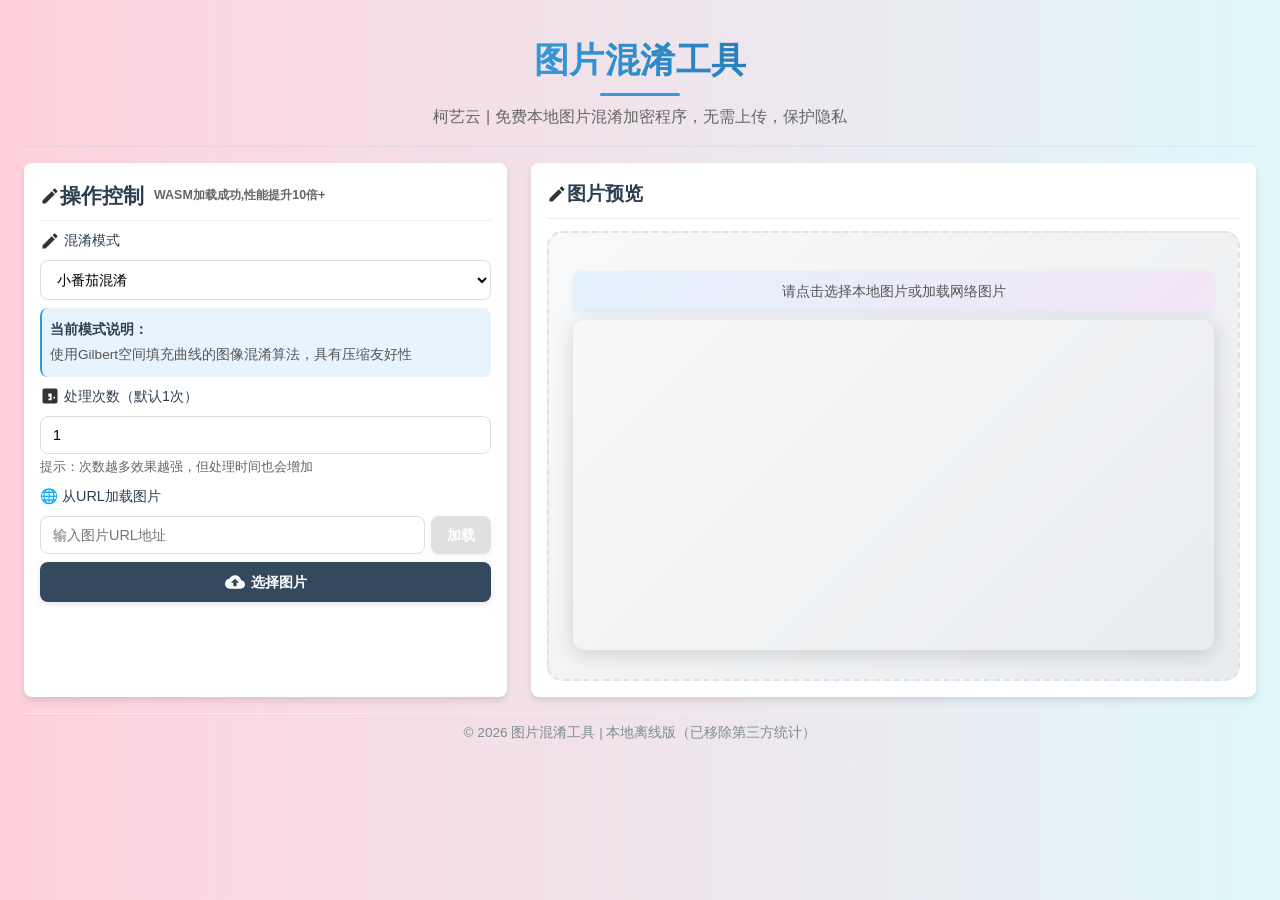
<file: tools/tphx/index.html>
<!DOCTYPE html>
<html lang="zh-CN">
<head>
    <meta charset="utf-8">
    <meta name="viewport" content="width=device-width, initial-scale=1.0, user-scalable=no">
    <title>图片混淆工具 - 支持多种混淆模式 - 柯艺云</title>
    <meta name="description" content="免费图片混淆加密工具，支持本地运行，保护隐私，提供小番茄、方块、像素、PicEncrypt等多种混淆模式，无需上传，快速安全。">
    <meta name="keywords" content="图片混淆,图片加密,图片加密工具,PicEncrypt,小番茄混淆,像素混淆,在线加密图片,柯艺云,本地图片处理">
    <link rel="canonical" href="https://tj.qdqqd.com/tphx/">
    <link rel="shortcut icon" href="favicon.ico">
    <link rel="icon" href="favicon.ico" type="image/x-icon">
    <link rel="icon" href="favicon.ico" type="image/png">
    <meta property="og:type" content="website">
    <meta property="og:title" content="图片混淆加密工具 - 在线本地处理 | 柯艺云">
    <meta property="og:description" content="免费图片混淆加密工具，支持多种混淆模式，纯本地处理，保护隐私，快速安全。">
    <meta property="og:url" content="https://tj.qdqqd.com/tphx/">
    <meta property="og:image" content="https://s3plus.meituan.net/opapisdk/op_ticket_885190757_1754654890567_qdqqd_jl5fse.jpg">
    <meta property="og:site_name" content="柯艺云工具集">
    <meta name="twitter:card" content="summary_large_image">
    <meta name="twitter:title" content="图片混淆加密工具 - 在线本地处理 | 柯艺云">
    <meta name="twitter:description" content="支持小番茄、方块、像素、PicEncrypt等多种混淆模式，本地处理图片，保护隐私安全。">
    <meta name="twitter:image" content="https://s3plus.meituan.net/opapisdk/op_ticket_885190757_1754654890567_qdqqd_jl5fse.jpg">
    <script type="application/ld+json">
    {
      "@context": "https://schema.org",
      "@type": "SoftwareApplication",
      "name": "图片混淆加密工具",
      "operatingSystem": "Any",
      "applicationCategory": "Utility",
      "description": "免费图片混淆加密工具，支持小番茄、方块、像素、PicEncrypt等多种混淆模式，纯本地处理，保护隐私。",
      "url": "https://tj.qdqqd.com/tphx/",
      "author": {
        "@type": "Person",
        "name": "柯艺云"
      },
      "image": "https://s3plus.meituan.net/opapisdk/op_ticket_885190757_1754654890567_qdqqd_jl5fse.jpg"
    }
    </script>
    <!-- 已移除第三方广告脚本 ads.min.js（离线版不需要） -->
    <link rel="stylesheet" href="noty.min.css">
    <script src="noty.min.js"></script>
    <style>
:root{--primary-color:#3498db;--secondary-color:#2980b9;--accent-color:#e74c3c;--success-color:#2ecc71;--light-color:#f8f9fa;--dark-color:#2c3e50;--border-radius:8px;--box-shadow:0 4px 6px rgba(0,0,0,0.1);--transition:all 0.3s ease;--spacing-sm:8px;--spacing-md:16px;--spacing-lg:24px;--spacing-xl:32px}*{box-sizing:border-box;margin:0;padding:0}body{font-family:'Segoe UI',Tahoma,Geneva,Verdana,sans-serif;background:linear-gradient(135deg,#f5f7fa 0%,#e4edf5 100%);color:#333;line-height:1.6;padding:var(--spacing-md);min-height:100vh;background:linear-gradient(to right,#ffd1dc,#e0f7fa) !important;box-sizing:border-box}@media (min-width:769px){body{overflow:hidden}}.fullscreen-overlay{display:none;position:fixed;top:0;left:0;width:100%;height:100%;background-color:rgba(0,0,0,0.95);z-index:9999;overflow:hidden;touch-action:none}.fullscreen-image{position:absolute;top:50%;left:50%;transform:translate(-50%,-50%) scale(1);max-width:none;max-height:none;object-fit:contain;transition:none;cursor:grab;user-select:none;-webkit-user-drag:none;-webkit-tap-highlight-color:transparent;will-change:transform;backface-visibility:hidden;perspective:1000px}.fullscreen-image:active{cursor:grabbing}.fullscreen-close-btn{position:absolute;top:20px;right:20px;width:50px;height:50px;background:rgba(255,255,255,0.9);border:none;border-radius:50%;cursor:pointer;display:flex;align-items:center;justify-content:center;font-size:28px;font-weight:bold;color:#333;transition:all 0.3s ease;box-shadow:0 4px 12px rgba(0,0,0,0.3);z-index:10001;-webkit-tap-highlight-color:transparent}.fullscreen-close-btn:hover{background:#fff;transform:scale(1.1);box-shadow:0 6px 16px rgba(0,0,0,0.4)}.fullscreen-close-btn:active{transform:scale(0.95)}@media (hover:none) and (pointer:coarse){.fullscreen-close-btn{top:15px;right:15px;width:45px;height:45px;font-size:24px}}.zoom-hint{position:absolute;bottom:20px;left:50%;transform:translateX(-50%);background:rgba(0,0,0,0.7);color:white;padding:8px 16px;border-radius:20px;font-size:14px;z-index:10001;opacity:0;transition:opacity 0.3s ease;pointer-events:none}.zoom-hint.show{opacity:1}.noty_bar{margin:8px 0;border-radius:12px !important;box-shadow:0 6px 16px rgba(0,0,0,0.15) !important;border:1px solid rgba(255,255,255,0.2) !important;backdrop-filter:blur(10px);font-family:-apple-system,BlinkMacSystemFont,'Segoe UI',Roboto,Oxygen,Ubuntu,Cantarell,'Open Sans','Helvetica Neue',sans-serif}.noty_body{padding:16px 20px !important;font-size:15px !important;line-height:1.5 !important}.noty_progressbar{height:8px !important;border-radius:0 0 12px 12px !important;background:rgba(0,0,0,0.1) !important;opacity:0.7 !important}.noty_progressbar > div{background:linear-gradient(90deg,#5e72e4,#7a8de6) !important;border-radius:0 0 12px 12px !important;height:100%;width:0;transition:width 0s linear !important}.noty_close_button{display:none !important}.noty_close_button:hover{background-color:rgba(0,0,0,0.05) !important;opacity:1;transform:rotate(90deg)}.noty_layout_mixin,#noty_layout__topRight{width:320px !important;max-width:90vw}@media (max-width:768px){.noty_layout_mixin,#noty_layout__topRight{width:calc(100vw - 20px) !important;right:10px !important}.noty_bar{margin:5px 0;border-radius:10px !important}.noty_body{padding:12px 16px !important;font-size:14px !important}.noty_close_button{top:12px !important;right:12px !important;width:20px !important;height:20px !important;line-height:20px !important;font-size:18px !important}}.container{max-width:1200px;margin:0 auto;padding:0 var(--spacing-sm)}header{text-align:center;padding:var(--spacing-md) 0 var(--spacing-md);margin-bottom:var(--spacing-md);border-bottom:1px solid rgba(52,152,219,0.1)}h1{font-size:2.2rem;color:var(--dark-color);margin-bottom:var(--spacing-sm);background:linear-gradient(90deg,var(--primary-color),var(--secondary-color));-webkit-background-clip:text;background-clip:text;color:transparent;position:relative;display:inline-block;letter-spacing:0.5px}h1::after{content:'';position:absolute;bottom:-8px;left:50%;transform:translateX(-50%);width:80px;height:3px;background:var(--primary-color);border-radius:2px}header p{font-size:1rem;color:#666;margin-top:var(--spacing-sm)}.info-panel{display:flex;justify-content:center;gap:var(--spacing-lg);align-items:center;background:rgba(255,255,255,0.8);padding:var(--spacing-sm);border-radius:var(--border-radius);margin-bottom:var(--spacing-md);box-shadow:0 2px 4px rgba(0,0,0,0.05)}.info-panel > div{font-size:0.95rem;display:flex;align-items:center;gap:var(--spacing-sm);color:var(--dark-color)}.info-panel icon{color:var(--primary-color);font-weight:bold}.main-content{display:grid;grid-template-columns:1fr 1.5fr;gap:var(--spacing-md);margin-bottom:var(--spacing-md)}.card{background:white;border-radius:var(--border-radius);box-shadow:var(--box-shadow);padding:var(--spacing-md);transition:var(--transition)}.card:hover{transform:translateY(-3px);box-shadow:0 8px 16px rgba(0,0,0,0.1)}.card-title{font-size:1.3rem;color:var(--dark-color);margin-bottom:var(--spacing-sm);padding-bottom:var(--spacing-sm);border-bottom:1px solid #eee;display:flex;align-items:center;font-weight:600}.card-title i{margin-right:var(--spacing-sm);color:var(--primary-color);font-size:1.1em}.control-group{margin-bottom:var(--spacing-sm)}label{display:block;margin-bottom:var(--spacing-sm);font-weight:500;color:var(--dark-color);font-size:0.9rem;display:flex;align-items:center;gap:4px}input,select{width:100%;padding:10px 12px;border:1px solid #ddd;border-radius:var(--border-radius);font-size:0.9rem;transition:var(--transition);background-color:#fff}input:focus,select:focus{outline:none;border-color:var(--primary-color);box-shadow:0 0 0 2px rgba(52,152,219,0.2)}.mode-info{background-color:#e8f4fd;padding:var(--spacing-sm);border-radius:var(--border-radius);margin-top:var(--spacing-sm);font-size:0.85rem;border-left:2px solid var(--primary-color);color:#555}.mode-info p{margin:3px 0}.mode-info strong{color:var(--dark-color)}.btn-group{display:flex;flex-wrap:wrap;gap:var(--spacing-sm);margin-top:var(--spacing-sm);justify-content:center}button{flex:1;min-width:120px;padding:10px 16px;border:none;border-radius:8px;font-size:0.9rem;font-weight:600;cursor:pointer;transition:var(--transition);display:flex;align-items:center;justify-content:center;gap:6px;box-shadow:0 2px 6px rgba(0,0,0,0.1);position:relative;overflow:hidden}button::before{content:'';position:absolute;top:0;left:-100%;width:100%;height:100%;background:linear-gradient(90deg,transparent,rgba(255,255,255,0.2),transparent);transition:left 0.5s}button:hover::before{left:100%}button:active{transform:translateY(1px);box-shadow:0 1px 4px rgba(0,0,0,0.2)}.btn-secondary{background-color:#34495e;color:white}.btn-secondary:hover{background-color:#2c3e50}.btn-primary{background-color:var(--primary-color);color:white}.btn-primary:hover{background-color:var(--secondary-color)}.btn-success{background-color:var(--success-color);color:white}.btn-success:hover{background-color:#27ae60}.btn-accent{background-color:var(--accent-color);color:white}.btn-accent:hover{background-color:#c0392b}button:disabled{background:#cccccc !important;cursor:not-allowed;transform:none;opacity:0.6}button:disabled:hover{transform:none;box-shadow:0 4px 12px rgba(0,0,0,0.3)}.image-container{text-align:center;padding:var(--spacing-lg);background:linear-gradient(135deg,#f8f9fa 0%,#e9ecef 100%);border-radius:15px;border:2px dashed #dee2e6;min-height:350px;height:350px;display:flex;flex-direction:column;justify-content:center;align-items:center;position:relative;transition:all 0.3s ease}.image-container:hover{border-color:var(--primary-color);background:linear-gradient(135deg,#e3f2fd 0%,#f3e5f5 100%)}.image-container,.image-container *{-webkit-user-select:text;-moz-user-select:text;-ms-user-select:text;user-select:text}#kimg{width:100%;height:330px;border-radius:12px;box-shadow:0 4px 20px rgba(0,0,0,0.15);object-fit:contain;transition:all 0.3s ease}#kimg:hover{transform:scale(1.02);box-shadow:0 8px 30px rgba(0,0,0,0.2)}#picinfo{font-size:0.9rem;color:#555;padding:var(--spacing-sm);font-weight:500;background:linear-gradient(135deg,#e3f2fd 0%,#f3e5f5 100%);border-radius:8px;width:100%;margin:var(--spacing-sm) 0;text-align:center;border:1px solid #e1f0fa;box-shadow:0 2px 6px rgba(0,0,0,0.05)}#loading{display:none;color:#666;padding:var(--spacing-lg);background:linear-gradient(135deg,#fff3e0 0%,#fce4ec 100%);border-radius:12px;margin:var(--spacing-sm) 0;text-align:center;font-size:1rem;border:1px solid #ffcc02;box-shadow:0 4px 15px rgba(255,193,7,0.2);animation:pulse 2s infinite}@keyframes pulse{0%{transform:scale(1)}50%{transform:scale(1.02)}100%{transform:scale(1)}}#loading > div:last-child{margin-top:var(--spacing-sm);font-size:0.85rem;color:#888}.disclaimer{background-color:#fff8e1;border-left:3px solid #ffc107;padding:var(--spacing-sm);border-radius:var(--border-radius);margin-bottom:var(--spacing-md);color:#666}.disclaimer h3{color:#ff9800;margin-bottom:var(--spacing-sm);display:flex;align-items:center;gap:var(--spacing-sm);font-size:1rem}.disclaimer p{font-size:0.9rem;margin:3px 0}.stats{text-align:center;padding:var(--spacing-md) 0;color:#7f8c8d;font-size:0.9rem}#ipt{border:0;display:none}.icon{display:inline-block;width:20px;height:20px;background-size:contain;background-repeat:no-repeat;vertical-align:middle}.upload-icon{background-image:url('data:image/svg+xml;utf8,<svg xmlns="http://www.w3.org/2000/svg" viewBox="0 0 24 24" fill="white"><path d="M19.35 10.04C18.67 6.59 15.64 4 12 4 9.11 4 6.6 5.64 5.35 8.04 2.34 8.36 0 10.91 0 14c0 3.31 2.69 6 6 6h13c2.76 0 5-2.24 5-5 0-2.64-2.05-4.78-4.65-4.96zM14 13v4h-4v-4H7l5-5 5 5h-3z"/></svg>')}.save-icon{background-image:url('data:image/svg+xml;utf8,<svg xmlns="http://www.w3.org/2000/svg" viewBox="0 0 24 24" fill="white"><path d="M17 3H5c-1.11 0-2 .9-2 2v14c0 1.1.89 2 2 2h14c1.1 0 2-.9 2-2V7l-4-4zm-6 9c-1.66 0-3-1.34-3-3s1.34-3 3-3 3 1.34 3 3-.9 3-3 3zm3.1-9H8.9V6c0-1.71 1.39-3.1 3.1-3.1 1.71 0 3.1 1.39 3.1 3.1v2z"/></svg>')}.encrypt-icon{background-image:url('data:image/svg+xml;utf8,<svg xmlns="http://www.w3.org/2000/svg" viewBox="0 0 24 24" fill="white"><path d="M18 8h-1V6c0-2.76-2.24-5-5-5S7 3.24 7 6v2H6c-1.1 0-2 .9-2 2v10c0 1.1.9 2 2 2h12c1.1 0 2-.9 2-2V10c0-1.1-.9-2-2-2zm-6 9c-1.1 0-2-.9-2-2s.9-2 2-2 2 .9 2 2-.9 2-2 2zm3.1-9H8.9V6c0-1.71 1.39-3.1 3.1-3.1 1.71 0 3.1 1.39 3.1 3.1v2z"/></svg>')}.decrypt-icon{background-image:url('data:image/svg+xml;utf8,<svg xmlns="http://www.w3.org/2000/svg" viewBox="0 0 24 24" fill="white"><path d="M12 1L3 5v6c0 5.55 3.84 10.74 9 12 5.16-1.26 9-6.45 9-12V5l-9-4zm0 10.99h7c-.53 4.12-3.28 7.79-7 8.94V12H5V6.3l7-3.11v8.8z"/></svg>')}.restore-icon{background-image:url('data:image/svg+xml;utf8,<svg xmlns="http://www.w3.org/2000/svg" viewBox="0 0 24 24" fill="white"><path d="M17.65 6.35C16.2 4.9 14.21 4 12 4c-4.42 0-7.99 3.58-7.99 8s3.57 8 7.99 8c3.73 0 6.84-2.55 7.73-6h-2.08c-.82 2.33-3.04 4-5.65 4-3.31 0-6-2.69-6-6s2.69-6 6-6c1.66 0 3.14.69 4.22 1.78L13 11h7V4l-2.35 2.35z"/></svg>')}.info-icon{background-image:url('data:image/svg+xml;utf8,<svg xmlns="http://www.w3.org/2000/svg" viewBox="0 0 24 24" fill="%23ff9800"><path d="M12 2C6.48 2 2 6.48 2 12s4.48 10 10 10 10-4.48 10-10S17.52 2 12 2zm1 15h-2v-6h2v6zm0-8h-2V7h2v2z"/></svg>')}.key-icon{background-image:url('data:image/svg+xml;utf8,<svg xmlns="http://www.w3.org/2000/svg" viewBox="0 0 24 24" fill="%23333"><path d="M3 17.25V21h3.75L17.81 9.94l-3.75-3.75L3 17.25zM20.71 7.04c.39-.39.39-1.02 0-1.41l-2.34-2.34c-.39-.39-1.02-.39-1.41 0l-1.83 1.83 3.75 3.75 1.83-1.83z"/></svg>')}.mode-icon{background-image:url('data:image/svg+xml;utf8,<svg xmlns="http://www.w3.org/2000/svg" viewBox="0 0 24 24" fill="%23333"><path d="M3 17.25V21h3.75L17.81 9.94l-3.75-3.75L3 17.25zM20.71 7.04c.39-.39.39-1.02 0-1.41l-2.34-2.34c-.39-.39-1.02-.39-1.41 0l-1.83 1.83 3.75 3.75 1.83-1.83z"/></svg>')}.count-icon{background-image:url('data:image/svg+xml;utf8,<svg xmlns="http://www.w3.org/2000/svg" viewBox="0 0 24 24" fill="%23333"><path d="M19 3H5c-1.1 0-2 .9-2 2v14c0 1.1.9 2 2 2h14c1.1 0 2-.9 2-2V5c0-1.1-.9-2-2-2zm-7 14h-2V9h2v8zm-2-4h2v2h-2v-2zm4 4h-2V9h2v8zm2-4h2v2h-2v-2z"/></svg>')}@media (max-width:992px){.main-content{grid-template-columns:1fr;gap:var(--spacing-sm)}.info-panel{gap:var(--spacing-sm);flex-wrap:wrap;justify-content:center;padding:var(--spacing-sm)}.info-panel > div{margin-bottom:var(--spacing-sm);font-size:0.9rem}.container{padding:0 var(--spacing-sm)}}@media (max-width:768px){body{padding:var(--spacing-sm)}h1{font-size:1.8rem;margin-bottom:var(--spacing-sm)}.card{padding:var(--spacing-sm);margin-bottom:var(--spacing-sm)}.btn-group{flex-direction:row;flex-wrap:wrap;gap:6px;justify-content:center;margin-top:var(--spacing-sm)}button{min-width:auto;flex:1;max-width:calc(50% - 4px);padding:8px 10px;font-size:0.85rem}.image-container{padding:var(--spacing-sm);min-height:220px}#kimg{max-height:220px}.info-panel{flex-direction:column;align-items:stretch;text-align:center;padding:var(--spacing-sm)}.control-group{margin-bottom:var(--spacing-sm)}input,select{padding:10px 14px;font-size:0.95rem}}@media (max-width:576px){h1{font-size:1.6rem}.card{padding:var(--spacing-sm)}.image-container{padding:var(--spacing-sm);min-height:180px}#kimg{max-height:180px}.info-panel{padding:var(--spacing-sm)}.info-panel > div{font-size:0.8rem}button{padding:10px 14px;font-size:0.9rem}.zoom-controls{top:5px;left:5px;gap:8px}.zoom-btn{width:42px;height:42px;font-size:16px}.fullscreen-close-btn{top:5px;right:5px;width:48px;height:48px;font-size:22px}.zoom-info{bottom:5px;font-size:14px;padding:8px 14px}}@media (min-width:1200px){.container{max-width:1400px}.main-content{gap:var(--spacing-lg)}.image-container{min-height:450px}#kimg{max-height:400px}}@media (hover:none) and (pointer:coarse){button{min-height:44px;padding:12px 18px}input,select{min-height:44px;padding:10px 14px}.card:hover{transform:none}button:hover{transform:none}.zoom-controls{top:8px;left:8px;gap:10px}.zoom-btn{width:46px;height:46px;font-size:18px}.fullscreen-close-btn{top:8px;right:8px;width:50px;height:50px;font-size:24px}.zoom-info{bottom:8px;font-size:14px;padding:8px 16px}.fullscreen-tips{display:none}}@media (max-height:500px) and (orientation:landscape){header{padding:var(--spacing-sm) 0;margin-bottom:var(--spacing-sm)}h1{font-size:1.6rem;margin-bottom:var(--spacing-sm)}.image-container{min-height:130px}#kimg{max-height:100px}}
    </style>
</head>
<body>
    <div class="container">
        <header>
            <h1>图片混淆工具</h1>
            <p>柯艺云 | 免费本地图片混淆加密程序，无需上传，保护隐私</p>
        </header>       
        <div class="main-content">
            <div class="card">
                <h2 class="card-title"><span class="icon mode-icon"></span>操作控制<span id="wasm-status" style="margin-left: 10px; font-size: 0.6em; color: #666;"></span></h2>
                <div class="controls">
                    <div class="control-group">
                        <label for="slct"><span class="icon mode-icon"></span> 混淆模式</label>
                        <select id="slct">
                            <option value="xfq">小番茄混淆</option>
                            <option value="b">方块混淆(B)</option>
                            <option value="c2">行像素混淆(C2)</option>
                            <option value="c">像素混淆(C)</option> 
                            <option value="pe1">行模式(PE1)</option>
                            <option value="pe2">行+列模式(PE2)</option>
                        </select>
                        
                        <div class="mode-info">
                            <p><strong>当前模式说明：</strong></p>
                            <p id="mode-description"></p>
                        </div>
                    </div>
                    
                    <div class="control-group" style="display: block;" id="keydiv2">
                        <label for="ikey"><span class="icon key-icon"></span> 密钥设置</label>
                        <div id="keydiv">
                            <input value="0.666" id="ikey" type="text" placeholder="请输入密钥"/>
                            <input value="0.666" id="ikey2" type="number" min="0" max="1" step="0.001" placeholder="0~1" style="display:none;"/>
                        </div>
                        
                        <div class="mode-info" id="key-description">
                            <p><strong>密钥说明：相同的密钥才能正确解密图片</strong></p>
                        </div>
                    </div>

                    <!-- 新增：处理次数控制组 -->
                    <div class="control-group">
                        <label for="processCount"><span class="icon count-icon"></span> 处理次数（默认1次）</label>
                        <input id="processCount" type="number" min="1" value="1" placeholder="请输入次数">
                        <!-- 添加处理次数提示 -->
                        <div id="process-count-tip" style="margin-top: 3px; font-size: 0.8rem; color: #666;">
                            <span>提示：次数越多效果越强，但处理时间也会增加</span>
                        </div>
                    </div>

                    <!-- 新增：URL加载功能 -->
                    <div class="control-group">
                        <label for="urlInput">🌐 从URL加载图片</label>
                        <div style="display: flex; gap: 6px;">
                            <input type="url" id="urlInput" placeholder="输入图片URL地址" style="flex: 1; font-size: 0.9rem;">
                            <button class="btn-primary" id="loadUrlBtn" style="min-width: 60px; flex: none; padding: 8px 10px; font-size: 0.9rem;">加载</button>
                        </div>
                        <!-- 添加加载状态提示 -->
                        <div id="urlLoadingIndicator" style="margin-top: 6px; font-size: 0.85rem; color: #666; display: none;">
                            <span>下载中: <span id="downloadSize">0KB</span></span>
                        </div>
                    </div>

                </div>
                
                <div class="btn-group" id="select-btn-group">
                    <button class="btn-secondary" id="xuanze">
                        <span class="icon upload-icon"></span>选择图片
                    </button>
                </div>
                
                <div class="btn-group" id="all-btn-group" style="display: none;">
                    <button class="btn-secondary" id="xuanze2">
                        <span class="icon upload-icon"></span>选择图片
                    </button>
                </div>
                
                <div class="btn-group" id="process-btn-group" style="display: none;">
                    <button class="btn-primary" id="jiami">
                        <span class="icon encrypt-icon"></span>混淆
                    </button>
                    <button class="btn-success" id="jiemi">
                        <span class="icon decrypt-icon"></span>解混淆
                    </button>
                    <button class="btn-accent" id="huanyuan">
                        <span class="icon restore-icon"></span>还原
                    </button>
                </div>
                <div class="btn-group" id="one-click-decrypt-group" style="display: none; margin-top: 10px;">
                    <button class="btn-success" id="oneClickDecryptBtn" style="background-color: #9c27b0; border-color: #9c27b0;">
                        <span class="icon decrypt-icon"></span>一键解密
                    </button>
                </div>
            </div>
            <div class="card">
                <div style="display: flex; justify-content: space-between; align-items: center; margin-bottom: 0.8rem; flex-wrap: nowrap;">
                    <h2 class="card-title" style="margin: 0; flex: 1; min-width: 0; font-size: 1.2rem;"><span class="icon mode-icon"></span>图片预览</h2>
                    <div style="display: flex; gap: 6px;">
                        <button class="btn-secondary" id="baocun" style="display: none; padding: 3px 6px; font-size: 0.75rem; min-width: auto; flex-shrink: 0;">
                            <span class="icon save-icon" style="font-size: 0.8rem;"></span>保存
                        </button>
                        <button class="btn-accent" id="clearBtn" style="display: none; padding: 3px 6px; font-size: 0.75rem; min-width: auto; flex-shrink: 0;">
                            <span class="icon" style="font-size: 0.8rem;">✕</span>清空
                        </button>
                    </div>
                </div>
                
                <div id="imgwrap">
                    <div class="image-container">
                        <div id="picinfo">请点击选择本地图片或加载网络图片</div>
                        <img id="kimg" src="[data-uri]" alt="图片预览">
                    </div>
                    
                    <div id="loading" style="padding: var(--spacing-sm); font-size: 0.9rem;">
                        <div>正在处理中（第<span id="currentCount">1</span>/<span id="totalCount">1</span>次），请稍候...</div>
                    </div>
                </div>
                    </div>
                </div>
                <div class="stats" style="margin-top: var(--spacing-sm); padding-top: var(--spacing-sm); border-top: 1px solid #eee; font-size: 0.85rem;">
                    © 2026 图片混淆工具 | 本地离线版（已移除第三方统计）
                </div>
            </div>
        </div>
    </div>

    <input type="file" id="ipt" accept="image/*" style="border:0;display:none">
    <script>
        var md5=(function(){
        function MD5(string) {    
        var x = Array();    
        var k, AA, BB, CC, DD, a, b, c, d;    
        var S11 = 7, S12 = 12, S13 = 17, S14 = 22;    
        var S21 = 5, S22 = 9, S23 = 14, S24 = 20;    
        var S31 = 4, S32 = 11, S33 = 16, S34 = 23;    
        var S41 = 6, S42 = 10, S43 = 15, S44 = 21;    
        string = Utf8Encode(string);    
        x = ConvertToWordArray(string);    
        a = 0x67452301;    
        b = 0xEFCDAB89;    
        c = 0x98BADCFE;    
        d = 0x10325476;    
        for (k=0; k<x.length; k += 16) {    
        AA = a;    
        BB = b;    
        CC = c;    
        DD = d;
        a = FF(a, b, c, d, x[k+0], S11, 0xD76AA478);    
        d = FF(d, a, b, c, x[k+1], S12, 0xE8C7B756);    
        c = FF(c, d, a, b, x[k+2], S13, 0x242070DB);    
        b = FF(b, c, d, a, x[k+3], S14, 0xC1BDCEEE);    
        a = FF(a, b, c, d, x[k+4], S11, 0xF57C0FAF);    
        d = FF(d, a, b, c, x[k+5], S12, 0x4787C62A);    
        c = FF(c, d, a, b, x[k+6], S13, 0xA8304613);    
        b = FF(b, c, d, a, x[k+7], S14, 0xFD469501);    
        a = FF(a, b, c, d, x[k+8], S11, 0x698098D8);    
        d = FF(d, a, b, c, x[k+9], S12, 0x8B44F7AF);    
        c = FF(c, d, a, b, x[k+10], S13, 0xFFFF5BB1);    
        b = FF(b, c, d, a, x[k+11], S14, 0x895CD7BE);    
        a = FF(a, b, c, d, x[k+12], S11, 0x6B901122);    
        d = FF(d, a, b, c, x[k+13], S12, 0xFD987193);    
        c = FF(c, d, a, b, x[k+14], S13, 0xA679438E);    
        b = FF(b, c, d, a, x[k+15], S14, 0x49B40821);
        a = GG(a, b, c, d, x[k+1], S21, 0xF61E2562);    
        d = GG(d, a, b, c, x[k+6], S22, 0xC040B340);    
        c = GG(c, d, a, b, x[k+11], S23, 0x265E5A51);    
        b = GG(b, c, d, a, x[k+0], S24, 0xE9B6C7AA);    
        a = GG(a, b, c, d, x[k+5], S21, 0xD62F105D);    
        d = GG(d, a, b, c, x[k+10], S22, 0x2441453);    
        c = GG(c, d, a, b, x[k+15], S23, 0xD8A1E681);    
        b = GG(b, c, d, a, x[k+4], S24, 0xE7D3FBC8);    
        a = GG(a, b, c, d, x[k+9], S21, 0x21E1CDE6);    
        d = GG(d, a, b, c, x[k+14], S22, 0xC33707D6);    
        c = GG(c, d, a, b, x[k+3], S23, 0xF4D50D87);    
        b = GG(b, c, d, a, x[k+8], S24, 0x455A14ED);    
        a = GG(a, b, c, d, x[k+13], S21, 0xA9E3E905);    
        d = GG(d, a, b, c, x[k+2], S22, 0xFCEFA3F8);    
        c = GG(c, d, a, b, x[k+7], S23, 0x676F02D9);    
        b = GG(b, c, d, a, x[k+12], S24, 0x8D2A4C8A);
        a = HH(a, b, c, d, x[k+5], S31, 0xFFFA3942);    
        d = HH(d, a, b, c, x[k+8], S32, 0x8771F681);    
        c = HH(c, d, a, b, x[k+11], S33, 0x6D9D6122);    
        b = HH(b, c, d, a, x[k+14], S34, 0xFDE5380C);    
        a = HH(a, b, c, d, x[k+1], S31, 0xA4BEEA44);    
        d = HH(d, a, b, c, x[k+4], S32, 0x4BDECFA9);    
        c = HH(c, d, a, b, x[k+7], S33, 0xF6BB4B60);    
        b = HH(b, c, d, a, x[k+10], S34, 0xBEBFBC70);    
        a = HH(a, b, c, d, x[k+13], S31, 0x289B7EC6);    
        d = HH(d, a, b, c, x[k+0], S32, 0xEAA127FA);    
        c = HH(c, d, a, b, x[k+3], S33, 0xD4EF3085);    
        b = HH(b, c, d, a, x[k+6], S34, 0x4881D05);    
        a = HH(a, b, c, d, x[k+9], S31, 0xD9D4D039);    
        d = HH(d, a, b, c, x[k+12], S32, 0xE6DB99E5);    
        c = HH(c, d, a, b, x[k+15], S33, 0x1FA27CF8);    
        b = HH(b, c, d, a, x[k+2], S34, 0xC4AC5665);    
        a = II(a, b, c, d, x[k+0], S41, 0xF4292244);    
        d = II(d, a, b, c, x[k+7], S42, 0x432AFF97);    
        c = II(c, d, a, b, x[k+14], S43, 0xAB9423A7);    
        b = II(b, c, d, a, x[k+5], S44, 0xFC93A039);    
        a = II(a, b, c, d, x[k+12], S41, 0x655B59C3);    
        d = II(d, a, b, c, x[k+3], S42, 0x8F0CCC92);    
        c = II(c, d, a, b, x[k+10], S43, 0xFFEFF47D);    
        b = II(b, c, d, a, x[k+1], S44, 0x85845DD1);    
        a = II(a, b, c, d, x[k+8], S41, 0x6FA87E4F);    
        d = II(d, a, b, c, x[k+15], S42, 0xFE2CE6E0);    
        c = II(c, d, a, b, x[k+6], S43, 0xA3014314);    
        b = II(b, c, d, a, x[k+13], S44, 0x4E0811A1);    
        a = II(a, b, c, d, x[k+4], S41, 0xF7537E82);    
        d = II(d, a, b, c, x[k+11], S42, 0xBD3AF235);    
        c = II(c, d, a, b, x[k+2], S43, 0x2AD7D2BB);    
        b = II(b, c, d, a, x[k+9], S44, 0xEB86D391);    
        a = AddUnsigned(a, AA);    
        b = AddUnsigned(b, BB);    
        c = AddUnsigned(c, CC);    
        d = AddUnsigned(d, DD);    
        }    
        var temp = WordToHex(a)+WordToHex(b)+WordToHex(c)+WordToHex(d);    
        return temp.toUpperCase();    
        }    
        function RotateLeft(lValue, iShiftBits) { return (lValue << iShiftBits) | (lValue >>> (32-iShiftBits)); }
        
        function AddUnsigned(lX, lY) {    
        var lX4, lY4, lX8, lY8, lResult;    
        lX8 = (lX & 0x80000000);    
        lY8 = (lY & 0x80000000);    
        lX4 = (lX & 0x40000000);    
        lY4 = (lY & 0x40000000);    
        lResult = (lX & 0x3FFFFFFF)+(lY & 0x3FFFFFFF);    
        if (lX4 & lY4) {    
        return (lResult ^ 0x80000000 ^ lX8 ^ lY8);    
        }    
        if (lX4 | lY4) {    
        if (lResult & 0x40000000) {    
        return (lResult ^ 0xC0000000 ^ lX8 ^ lY8);    
        } else {    
        return (lResult ^ 0x40000000 ^ lX8 ^ lY8);    
        }    
        } else {    
        return (lResult ^ lX8 ^ lY8);    
        }    
        }    
        function F(x, y, z) { return (x & y) | ((~x) & z); }
        function G(x, y, z) { return (x & z) | (y & (~z)); }
        function H(x, y, z) { return (x ^ y ^ z); }
        function I(x, y, z) { return (y ^ (x | (~z))); }
        
        function FF(a, b, c, d, x, s, ac) {    
        a = AddUnsigned(a, AddUnsigned(AddUnsigned(F(b, c, d), x), ac));    
        return AddUnsigned(RotateLeft(a, s), b);    
        }    
        function GG(a, b, c, d, x, s, ac) {    
        a = AddUnsigned(a, AddUnsigned(AddUnsigned(G(b, c, d), x), ac));    
        return AddUnsigned(RotateLeft(a, s), b);    
        }    
        function HH(a, b, c, d, x, s, ac) {    
        a = AddUnsigned(a, AddUnsigned(AddUnsigned(H(b, c, d), x), ac));    
        return AddUnsigned(RotateLeft(a, s), b);    
        }    
        function II(a, b, c, d, x, s, ac) {    
        a = AddUnsigned(a, AddUnsigned(AddUnsigned(I(b, c, d), x), ac));    
        return AddUnsigned(RotateLeft(a, s), b);    
        }    
        function ConvertToWordArray(string) {    
        var lWordCount;    
        var lMessageLength = string.length;    
        var lNumberOfWords_temp1 = lMessageLength+8;    
        var lNumberOfWords_temp2 = (lNumberOfWords_temp1-(lNumberOfWords_temp1%64))/64;    
        var lNumberOfWords = (lNumberOfWords_temp2+1)*16;    
        var lWordArray = Array(lNumberOfWords-1);    
        var lBytePosition = 0;    
        var lByteCount = 0;    
        while (lByteCount<lMessageLength) {    
        lWordCount = (lByteCount-(lByteCount%4))/4;    
        lBytePosition = (lByteCount%4)*8;    
        lWordArray[lWordCount] = (lWordArray[lWordCount] | (string.charCodeAt(lByteCount) << lBytePosition));    
        lByteCount++;    
        }    
        lWordCount = (lByteCount-(lByteCount%4))/4;    
        lBytePosition = (lByteCount%4)*8;    
        lWordArray[lWordCount] = lWordArray[lWordCount] | (0x80 << lBytePosition);    
        lWordArray[lNumberOfWords-2] = lMessageLength << 3;    
        lWordArray[lNumberOfWords-1] = lMessageLength >>> 29;    
        return lWordArray;    
        }    
        function WordToHex(lValue) {    
        var WordToHexValue="",WordToHexValue_temp="",lByte,lCount;for(lCount=0;lCount<=3;lCount++){lByte=(lValue>>>(lCount*8))&255;WordToHexValue_temp="0"+lByte.toString(16);WordToHexValue=WordToHexValue+WordToHexValue_temp.substr(WordToHexValue_temp.length-2,2);}return WordToHexValue;}
        
        function Utf8Encode(string) {    
        var utftext = "";    
        for (var n = 0; n<string.length; n++) {    
        var c = string.charCodeAt(n);    
        if (c<128) {    
        utftext += String.fromCharCode(c);    
        } else if ((c>127) && (c<2048)) {    
        utftext += String.fromCharCode((c >> 6) | 192);    
        utftext += String.fromCharCode((c & 63) | 128);    
        } else {    
        utftext += String.fromCharCode((c >> 12) | 224);    
        utftext += String.fromCharCode(((c >> 6) & 63) | 128);    
        utftext += String.fromCharCode((c & 63) | 128);    
        }    
        }    
        return utftext;    
        }
        return MD5;
        }());

        const CONFIG={
            MAX_SIZE:4294967296,
            DISCLAIMER_SHOW:true,
            MESSAGES:{
                NO_IMAGE:"请先上传图片！",
                NO_COUNT:"请输入处理次数！",
                DISCLAIMER:"本页面仅供技术研究使用，请勿用于非法用途，否则后果作者概不负责",
                AUTHOR:"柯艺云"
            },
            MODE_DESCRIPTIONS:{
                'xfq':'使用Gilbert空间填充曲线的图像混淆算法，具有压缩友好性',
                'b':'将图片分成32x32的小方块进行位置混淆，提供中等安全级别',
                'c2':'对图片的行像素进行混淆处理，处理速度较快',
                'c':'对每个像素进行混淆处理，提供最高安全级别但速度较慢',
                'pe1':'兼容PicEncrypt的行模式，使用0-1之间的参数作为密钥',
                'pe2':'兼容PicEncrypt的行+列混淆模式，使用0-1之间的参数作为密钥'
            },
            MODES_NEED_KEY:['b','c2','c','pe1','pe2']
        };
        const state={
            imageSrc:"",
            originalSrc:"",
            initialSrc:"", // 保存最初加载时的图片数据
            disclaimerVisible:true,
            currentImage:new Image(),
            processing:false,
            totalEncryptionCount:0,
            totalDecryptionCount:0,
            hasCheckedSteps: false,
            // 保存操作历史，包括步骤序列和按模式统计
            operationHistory: {
                steps: [], // 操作步骤序列
                modeStats: {} // 按模式统计
            }
        };

        function init(){
            setTimeout(()=>{
                bindEvents();
                updateModeDescription();
                updateButtonVisibility();
            },100)
        }

        // 提前初始化Web Workers和WASM模块
        let imageProcessorWorker = null;
        let wasmInitialized = false;
        
        // 新增：WASM状态管理
        function updateWasmStatus(text) {
            const statusText = document.getElementById('wasm-status');
            if (statusText) {
                statusText.textContent = text;
            }
        }
        
        function initWebWorkers() {
            // 初始化显示WASM状态
            updateWasmStatus('正在加载Web Workers...');
            
            if (window.Worker) {
                    imageProcessorWorker = new Worker('6.js');
                // 如果Worker已创建，监听消息以接收WASM加载状态
                if (imageProcessorWorker) {
                    imageProcessorWorker.onmessage = function(e) {
                        // 检查是否是WASM加载成功的消息
                        if (e.data.type === 'wasm_loaded') {
                            wasmInitialized = true;
                            // 更新WASM状态显示，使用从Web Worker传来的实际消息
                            updateWasmStatus(e.data.message);
                            // 在控制台输出详细信息
                            console.log(e.data.message);
                        }
                    };
                    
                    // 发送初始化消息给Worker，触发WASM加载
                    imageProcessorWorker.postMessage({init: true});
                    updateWasmStatus('正在初始化WASM模块...');
                } else {
                    // 如果Worker创建失败，显示错误状态
                    updateWasmStatus('Web Workers创建失败');
                }
            } else {
                // 如果不支持Worker，显示错误状态
                updateWasmStatus('不支持Web Workers');
            }
        }

        function bindEvents(){
            const elements={
                slct:document.getElementById('slct'),
                ipt:document.getElementById('ipt'),
                xuanze:document.getElementById('xuanze'),
                xuanze2:document.getElementById('xuanze2'),
                huanyuan:document.getElementById('huanyuan'),
                baocun:document.getElementById('baocun'),
                jiami:document.getElementById('jiami'),
                jiemi:document.getElementById('jiemi'),
                clearBtn:document.getElementById('clearBtn'),
                oneClickDecryptBtn:document.getElementById('oneClickDecryptBtn')
            };

            if(elements.slct) elements.slct.addEventListener('change',handleModeChange);
            if(elements.ipt) elements.ipt.addEventListener('change',handleImageUpload);
            if(elements.xuanze) elements.xuanze.addEventListener('click',selectImage);
            if(elements.xuanze2) elements.xuanze2.addEventListener('click',selectImage);
            if(elements.huanyuan) elements.huanyuan.addEventListener('click',restoreImage);
            if(elements.baocun) elements.baocun.addEventListener('click',saveImage);
            if(elements.jiami) elements.jiami.addEventListener('click',()=>processImage(true));
            if(elements.jiemi) elements.jiemi.addEventListener('click',()=>processImage(false));
            if(elements.clearBtn) elements.clearBtn.addEventListener('click',clearImage);
            
            // 一键解密按钮事件处理
            if(elements.oneClickDecryptBtn) {
                elements.oneClickDecryptBtn.addEventListener('click', async function() {
                    if (!state.embeddedSteps) {
                        new Noty({text: '未检测到加密步骤', type: 'warning', timeout: 4000}).show();
                        return;
                    }
                    
                    // 直接使用最初加载时的图片数据，确保一键解密从原始状态开始
                    if(state.initialSrc) {
                        setImage(state.initialSrc);
                        state.imageSrc = state.initialSrc;
                        state.originalSrc = state.initialSrc;
                        new Noty({text: '开始一键解密...', type: 'info', timeout: 2000}).show();
                    }

                    const steps = state.embeddedSteps;
                    
                    try {
                        // 如果有操作历史，按相反顺序执行
                        if (steps.history && steps.history.steps) {
                            // 获取操作步骤数组
                            const stepsArray = steps.history.steps;
                            
                            // 按相反顺序执行每个操作步骤
                            for (let i = stepsArray.length - 1; i >= 0; i--) {
                                const step = stepsArray[i];
                                
                                // 计算该步骤的操作次数
                                const operationCount = step.count;
                                
                                // 如果有操作次数，则执行相反操作
                                if (operationCount > 0) {
                                    const isEncryptOperation = step.operation === 'encrypt';
                                    
                                    // 设置表单控件为步骤信息中的值
                                    const slct = document.getElementById('slct');
                                    const ikey = document.getElementById('ikey');
                                    const ikey2 = document.getElementById('ikey2');
                                    const processCount = document.getElementById('processCount');
                                    
                                    if (slct) slct.value = step.mode;
                                    if (ikey) ikey.value = step.key;
                                    if (ikey2) ikey2.value = step.key2;
                                    if (processCount) processCount.value = operationCount;
                                    
                                    // 触发模式变更事件以更新界面
                                    if (slct) slct.dispatchEvent(new Event('change'));
                                    
                                    // 获取模式描述
                                    const modeDescriptions = {
                                        'xfq': '小番茄',
                                        'b': '方块',
                                        'c2': '行像素',
                                        'c': '像素',
                                        'pe1': '行模式',
                                        'pe2': '行+列'
                                    };
                                    
                                    // 显示当前处理步骤
                                    const modeName = modeDescriptions[step.mode] || step.mode;
                                    const operationName = isEncryptOperation ? '混淆' : '解混淆';
                                    const picinfo = document.getElementById('picinfo');
                                    if (picinfo) {
                                        picinfo.innerHTML = `(${stepsArray.length - i}/${stepsArray.length}) ${modeName}模式${operationName}${operationCount}次处理中...`;
                                    }
                                    
                                    // 执行相反操作
                                    await processImage(!isEncryptOperation); // 如果是加密操作，则执行解密；如果是解密操作，则执行加密
                                }
                            }
                        } else if (steps.history) {
                            // 兼容旧版本的按模式分组的逻辑
                            // 获取所有模式的键
                            const modes = Object.keys(steps.history);
                            
                            // 按相反顺序执行每个模式的最后操作
                            for (let i = modes.length - 1; i >= 0; i--) {
                                const modeKey = modes[i];
                                const modeRecord = steps.history[modeKey];
                                
                                // 计算该模式的净操作
                                let netCount = modeRecord.encryptCount - modeRecord.decryptCount;
                                
                                // 如果有净操作，则执行相反操作
                                if (netCount !== 0) {
                                    const isEncryptOperation = netCount > 0;
                                    const operationCount = Math.abs(netCount);
                                    
                                    // 设置表单控件为步骤信息中的值
                                    const slct = document.getElementById('slct');
                                    const ikey = document.getElementById('ikey');
                                    const ikey2 = document.getElementById('ikey2');
                                    const processCount = document.getElementById('processCount');
                                    
                                    if (slct) slct.value = modeRecord.mode;
                                    if (ikey) ikey.value = modeRecord.key;
                                    if (ikey2) ikey2.value = modeRecord.key2;
                                    if (processCount) processCount.value = operationCount;
                                    
                                    // 触发模式变更事件以更新界面
                                    if (slct) slct.dispatchEvent(new Event('change'));
                                    
                                    // 获取模式描述
                                    const modeDescriptions = {
                                        'xfq': '小番茄',
                                        'b': '方块',
                                        'c2': '行像素',
                                        'c': '像素',
                                        'pe1': '行模式',
                                        'pe2': '行+列'
                                    };
                                    
                                    // 显示当前处理步骤
                                    const modeName = modeDescriptions[modeRecord.mode] || modeRecord.mode;
                                    const operationName = isEncryptOperation ? '混淆' : '解混淆';
                                    const picinfo = document.getElementById('picinfo');
                                    if (picinfo) {
                                        picinfo.innerHTML = `(${modes.length - i}/${modes.length}) ${modeName}模式${operationName}${operationCount}次处理中...`;
                                    }
                                    
                                    // 执行相反操作
                                    await processImage(!isEncryptOperation); // 如果是加密操作，则执行解密；如果是解密操作，则执行加密
                                }
                            }
                        } else {
                            // 兼容旧版本，使用原来的逻辑
                            const slct = document.getElementById('slct');
                            const ikey = document.getElementById('ikey');
                            const ikey2 = document.getElementById('ikey2');
                            const processCount = document.getElementById('processCount');
                            
                            if (slct) slct.value = steps.mode;
                            if (ikey) ikey.value = steps.key;
                            if (ikey2) ikey2.value = steps.key2;
                            if (processCount) processCount.value = steps.count;
                            
                            // 触发模式变更事件以更新界面
                            if (slct) slct.dispatchEvent(new Event('change'));
                            
                            // 显示当前处理步骤
                            const modeDescriptions = {
                                'xfq': '小番茄',
                                'b': '方块',
                                'c2': '行像素',
                                'c': '像素',
                                'pe1': '行模式',
                                'pe2': '行+列'
                            };
                            
                            const modeName = modeDescriptions[steps.mode] || steps.mode;
                            const operationName = steps.operation === 'encrypt' ? '混淆' : '解混淆';
                            const picinfo = document.getElementById('picinfo');
                            if (picinfo) {
                                picinfo.innerHTML = `(1/1) ${modeName}模式${operationName}${steps.count}次处理中...`;
                            }
                            
                            // 根据步骤信息中的操作类型执行相应操作
                            const isEncryptOperation = steps.operation === 'encrypt';
                            await processImage(!isEncryptOperation); // 如果是加密操作，则执行解密；如果是解密操作，则执行加密
                        }
                        
                        // 隐藏一键解密按钮
                        const oneClickGroup = document.getElementById('one-click-decrypt-group');
                        if (oneClickGroup) {
                            oneClickGroup.style.display = 'none';
                        }
                        
                        // 显示完成信息
                        const picinfo = document.getElementById('picinfo');
                        if (picinfo) {
                            picinfo.innerHTML = '一键解密完成';
                        }
                        
                        new Noty({text: '一键解密完成', type: 'success', timeout: 3000}).show();
                    } catch (error) {
                        new Noty({text: '一键解密失败: ' + error.message, type: 'error', timeout: 5000}).show();
                    }
                });
            }
            
            // 处理次数输入框事件
const processCount = document.getElementById('processCount');
if(processCount) {
    processCount.addEventListener('focus', function() {
        this.select(); 
    });
    processCount.addEventListener('blur', function() {
        if (this.value === '' || parseInt(this.value) < 1) {
            this.value = '1';
        }
    });
    // 添加输入事件监听，实时验证输入
    processCount.addEventListener('input', function() {
        let value = parseInt(this.value);
        if (isNaN(value) || value < 1) {
            this.value = '';
        }
    });
}
            
            // URL加载功能事件绑定
            const loadUrlBtn = document.getElementById('loadUrlBtn');
            const urlInput = document.getElementById('urlInput');
            if(loadUrlBtn && urlInput) {
                // 初始化时根据是否有图片来决定是否禁用加载按钮和输入框
                const hasImage = state.imageSrc && state.imageSrc !== "";
                if (hasImage) {
                    // 有图片时禁用
                    urlInput.disabled = true;
                    loadUrlBtn.disabled = true;
                } else {
                    // 无图片时，根据输入框内容决定加载按钮状态
                    loadUrlBtn.disabled = !urlInput.value.trim();
                }
                
                // 监听输入框变化
                urlInput.addEventListener('input', function() {
                    // 只有在未禁用时才更新按钮状态
                    if (!this.disabled) {
                        loadUrlBtn.disabled = !this.value.trim();
                    }
                });
                
                loadUrlBtn.addEventListener('click', function() {
                    loadImageFromUrl().catch(error => {
                        console.error('加载图片时出错:', error);
                    });
                });
                urlInput.addEventListener('keypress', function(e) {
                    if(e.key === 'Enter') {
                        loadImageFromUrl().catch(error => {
                            console.error('加载图片时出错:', error);
                        });
                    }
                });
            }

            document.querySelectorAll('button').forEach(button=>{
                button.addEventListener('click',function(){
                    // 增强点击反馈效果
                    this.style.transform='scale(0.95)';
                    this.style.opacity='0.8';
                    setTimeout(()=>{
                        this.style.transform='';
                        this.style.opacity='1';
                    },150);
                });
                
                // 添加悬停效果增强
                button.addEventListener('mouseenter', function() {
                    this.style.transform='scale(1.05)';
                    setTimeout(()=>{
                        this.style.transform='';
                    },200);
                });
            });
            
            // 全局禁用右键和文字选择，但排除输入框和图片区域
            document.addEventListener('contextmenu', function(e) {
                const target = e.target;
                const isInput = target.tagName === 'INPUT' || target.tagName === 'TEXTAREA';
                const isImage = target.id === 'kimg' || target.tagName === 'IMG';
                const isImageContainer = target.classList.contains('image-container') || target.closest('.image-container');
                
                if (!isInput && !isImage && !isImageContainer) {
                    e.preventDefault();
                    return false;
                }
            });
            
            document.addEventListener('selectstart', function(e) {
                const target = e.target;
                const isInput = target.tagName === 'INPUT' || target.tagName === 'TEXTAREA';
                
                if (!isInput) {
                    e.preventDefault();
                    return false;
                }
            });

            // 初始化Web Workers
            initWebWorkers();
        }

        function handleModeChange(){
            const mode=this.value;
            const isSpecialMode=["pe1","pe2"].includes(mode);
            const ikey2=document.getElementById("ikey2");
            const ikey=document.getElementById("ikey");
            if(ikey2)ikey2.style.display=isSpecialMode?"inline":"none";
            if(ikey)ikey.style.display=isSpecialMode?"none":"inline";
            updateModeDescription()
        }

        function updateModeDescription(){
            const slctElement = document.getElementById('slct');
            // 检查slct元素是否存在，如果不存在则直接返回
            if (!slctElement) return;
            
            const mode = slctElement.value;
            const descElement=document.getElementById('mode-description');
            const keydiv2=document.getElementById('keydiv2');
            if(descElement){
                descElement.textContent=CONFIG.MODE_DESCRIPTIONS[mode]||'选择一种混淆模式'
            }
            if(keydiv2){
                keydiv2.style.display=CONFIG.MODES_NEED_KEY.includes(mode)?"block":"none"
            }
        }

        function selectImage(){
            if(state.disclaimerVisible){
                const mzsm=document.getElementById("mzsm");
                if(mzsm)mzsm.style.display="none";
                state.disclaimerVisible=false;
            }
            document.getElementById("ipt").click();
        }

        function clearImage(){
            state.imageSrc = "";
            state.originalSrc = "";
            state.initialSrc = ""; // 清空最初加载时的图片数据
            // 重置累积次数
            state.totalEncryptionCount = 0;
            state.totalDecryptionCount = 0;
            // 重置步骤检测标记
            state.hasCheckedSteps = false;
            // 清空嵌入的步骤信息
            state.embeddedSteps = null;
            // 清空操作历史
            state.operationHistory = {
                steps: [],
                modeStats: {}
            };
            const kimg = document.getElementById("kimg");
            const picinfo = document.getElementById("picinfo");
            
            if(kimg) kimg.src = "[data-uri]";
            if(picinfo) picinfo.innerHTML = "请点击选择本地图片或加载网络图片";
            
            // 修复BUG：清空文件输入框的值，确保再次选择同一文件时能触发change事件
            const fileInput = document.getElementById("ipt");
            if(fileInput) fileInput.value = "";
            
            // 隐藏一键解密按钮
            const oneClickGroup = document.getElementById('one-click-decrypt-group');
            if (oneClickGroup) {
                oneClickGroup.style.display = 'none';
            }
            
            // 清空URL输入框
            const urlInput = document.getElementById('urlInput');
            if (urlInput) {
                urlInput.value = "";
            }
            
            updateButtonVisibility();
            new Noty({text: '图片已清空', type: 'success', timeout: 3000}).show();
        }

        function updateButtonVisibility(){
            const hasImage = state.imageSrc && state.imageSrc !== "";
            
            const selectBtnGroup = document.getElementById('select-btn-group');
            const allBtnGroup = document.getElementById('all-btn-group');
            const processBtnGroup = document.getElementById('process-btn-group');
            const clearBtn = document.getElementById('clearBtn');
            const baocun = document.getElementById('baocun');
            
            // 获取URL输入框和加载按钮
            const urlInput = document.getElementById('urlInput');
            const loadUrlBtn = document.getElementById('loadUrlBtn');
            
            // 获取需要在极简模式下隐藏的元素（但不包括密钥设置）
            const urlInputGroup = urlInput ? urlInput.closest('.control-group') : null;
            const modeInfo = document.getElementById('mode-description') ? document.getElementById('mode-description').closest('.mode-info') : null;
            
            // 获取密钥说明和处理次数提示元素
            const keyDescription = document.getElementById('key-description');
            const processCountTip = document.getElementById('process-count-tip');

            if(hasImage){
                // 有图片时隐藏选择图片按钮
                if(selectBtnGroup) selectBtnGroup.style.display = 'none';
                if(allBtnGroup) allBtnGroup.style.display = 'none';
                if(processBtnGroup) processBtnGroup.style.display = 'flex';
                if(clearBtn) clearBtn.style.display = 'block';
                if(baocun) baocun.style.display = 'block';
                
                // 有图片时禁用URL输入框和加载按钮
                if(urlInput) urlInput.disabled = true;
                if(loadUrlBtn) loadUrlBtn.disabled = true;
                
                // 极简模式：隐藏URL加载、模式说明、密钥说明和处理次数提示
                if(urlInputGroup) urlInputGroup.style.display = 'none';
                if(modeInfo) modeInfo.style.display = 'none';
                if(keyDescription) keyDescription.style.display = 'none';
                if(processCountTip) processCountTip.style.display = 'none';
            } else {
                // 没有图片时只显示选择图片按钮
                if(selectBtnGroup) selectBtnGroup.style.display = 'flex';
                if(allBtnGroup) allBtnGroup.style.display = 'none';
                if(processBtnGroup) processBtnGroup.style.display = 'none';
                if(clearBtn) clearBtn.style.display = 'none';
                if(baocun) baocun.style.display = 'none';
                
                // 没有图片时启用URL输入框和加载按钮
                if(urlInput) {
                    urlInput.disabled = false;
                    // 根据输入框内容决定加载按钮状态
                    if(loadUrlBtn) loadUrlBtn.disabled = !urlInput.value.trim();
                }
                
                // 恢复隐藏的元素
                if(urlInputGroup) urlInputGroup.style.display = 'block';
                if(modeInfo) modeInfo.style.display = 'block';
                if(keyDescription) keyDescription.style.display = 'block';
                if(processCountTip) processCountTip.style.display = 'block';
            }
        }
        


        function restoreImage(){
            if(!state.initialSrc){
                new Noty({text: CONFIG.MESSAGES.NO_IMAGE, type: 'warning', timeout: 4000}).show();
                return
            }
            state.totalEncryptionCount = 0;
            state.totalDecryptionCount = 0;
            state.hasCheckedSteps = false;
            state.embeddedSteps = null;
            state.operationHistory = {
                steps: [],
                modeStats: {}
            };
            
            state.imageSrc = state.initialSrc;
            state.originalSrc = state.initialSrc;
            state.currentImage.src = state.initialSrc; 
            setImage(state.initialSrc);
            const picinfo=document.getElementById("picinfo");
            if(picinfo)picinfo.innerHTML="已还原到原始状态";
            new Noty({text: '图片已还原到原始状态', type: 'success', timeout: 3000}).show();
        }

        function saveImage(){
            if(!state.imageSrc){
                new Noty({text: CONFIG.MESSAGES.NO_IMAGE, type: 'warning', timeout: 4000}).show();
                return
            }
            const alink=document.createElement("a");
            const mode = document.getElementById('slct').value;
            const now = new Date();
            const dateStr = now.getFullYear() + '-' + 
                           String(now.getMonth() + 1).padStart(2, '0') + '-' + 
                           String(now.getDate()).padStart(2, '0');
            const randomStr = Math.random().toString(36).substring(2, 7);
            let prefix = '';
            switch(mode) {
                case 'xfq': prefix = '[小番茄]'; break;
                case 'b': prefix = '[方块]'; break;
                case 'c2': prefix = '[行像素]'; break;
                case 'c': prefix = '[像素]'; break;
                case 'pe1': prefix = '[行模式]'; break;
                case 'pe2': prefix = '[行+列]'; break;
                default: prefix = '[图片]';
            }
            
            alink.download= prefix + "_qdqqd_" + dateStr + "_" + randomStr + ".png";
            alink.href=state.imageSrc;
            alink.click();
            new Noty({text: '图片保存成功', type: 'success', timeout: 3000}).show();
        }

        function dataURLtoBlob(dataurl){
            const arr=dataurl.split(',');
            if (!arr || arr.length < 2) {
                throw new Error('Invalid data URL format');
            }
            const mime=arr[0].match(/:(.*?);/);
            if (!mime || !mime[1]) {
                throw new Error('Invalid MIME type in data URL');
            }
            const bstr=atob(arr[1]);
            const u8arr=new Uint8Array(bstr.length);
            for(let i=0;i<bstr.length;i++){
                u8arr[i]=bstr.charCodeAt(i)
            }
            return new Blob([u8arr],{type:mime[1]})
        }

        function handleImageUpload(){
            const file=this.files[0];
            if(!file)return;
            const reader=new FileReader();
            reader.onloadend=function(e){
                state.originalSrc=e.target.result;
                state.initialSrc=e.target.result;
                state.imageSrc=e.target.result; 
                state.hasCheckedSteps = false;
                state.embeddedSteps = null;
                state.operationHistory = {
                    steps: [],
                    modeStats: {}
                };
                setImage(state.originalSrc);
                const picinfo=document.getElementById("picinfo");
                if(picinfo)picinfo.innerHTML="&emsp;";
                updateButtonVisibility();
            };
            reader.readAsDataURL(file)
        }

        async function processImage(isEncrypt){
            if(!state.imageSrc){
                const picinfo = document.getElementById('picinfo');
                if (picinfo) {
                    picinfo.innerHTML = "请先选择或加载图片";
                    setTimeout(() => {
                        if (picinfo.innerHTML === "请先选择或加载图片") {
                            picinfo.innerHTML = "请点击选择本地图片或加载网络图片";
                        }
                    }, 3000);
                }
                return;
            }
            if(state.processing)return;
            const processCountElem=document.getElementById('processCount');
            let processCount=parseInt(processCountElem.value)||1;
            processCount=Math.max(1,processCount);
            processCountElem.value=processCount;
            state.processing=true;
            const picinfo=document.getElementById("picinfo");
            const startTime=Date.now();
            const mode=document.getElementById("slct").value;
            let originalPicinfoContent = "";
            if(picinfo) {
                originalPicinfoContent = picinfo.innerHTML;
                const modeDescriptions = {
                    'xfq': '小番茄',
                    'b': '方块',
                    'c2': '行像素',
                    'c': '像素',
                    'pe1': '行模式',
                    'pe2': '行+列'
                };
                
                const modeName = modeDescriptions[mode] || mode;
                const operationName = isEncrypt ? '混淆' : '解混淆';
                picinfo.innerHTML = `正在${modeName}模式${operationName}处理（共${processCount}次），请稍候...`;
            }
            
            const kimg = document.getElementById("kimg");
            if(kimg) {
                const currentSrc = kimg.src;
                kimg.src = "data:image/svg+xml,%3Csvg xmlns='http://www.w3.org/2000/svg' width='380' height='380' viewBox='0 0 380 380'%3E%3Crect width='380' height='380' fill='%23f0f0f0'/%3E%3Ctext x='50%25' y='50%25' font-family='Arial' font-size='20' fill='%23666' text-anchor='middle' dominant-baseline='middle'%3E处理中...%3C/text%3E%3C/svg%3E";
            }

            try{
                const key=document.getElementById("ikey").value;
                const key2=parseFloat(document.getElementById("ikey2").value);
        const tempImg=new Image();
        tempImg.src=state.originalSrc; 
        await new Promise(resolve=>tempImg.onload=resolve);
        const canvas = document.createElement('canvas');
        const ctx = canvas.getContext('2d');
        canvas.width = tempImg.width;
        canvas.height = tempImg.height;
        ctx.drawImage(tempImg, 0, 0);
        const imageData = ctx.getImageData(0, 0, canvas.width, canvas.height);
        if (!imageProcessorWorker) {
            imageProcessorWorker = new Worker('6.js');
        }
        
        imageProcessorWorker.postMessage({
            imageData: imageData.data,
            width: imageData.width,
            height: imageData.height,
            mode: mode,
            key: key,
            key2: key2,
            isEncrypt: isEncrypt,
            count: processCount,
            sx: 32,  
            sy: 32
        });
        
        const result = await new Promise((resolve, reject) => {
            imageProcessorWorker.onmessage = function(e) {
                // 检查是否是WASM加载成功的消息
                if (e.data.type === 'wasm_loaded') {
                    // WASM加载消息已经在initWebWorkers中处理，这里只需返回
                    return;
                }
                
                if (e.data.success) {
                    resolve(e.data.result);
                } else {
                    reject(new Error(e.data.error));
                }
            };
            
            imageProcessorWorker.onerror = function(error) {
                reject(error);
            };
        });
        const resultCanvas = document.createElement('canvas');
        const resultCtx = resultCanvas.getContext('2d');
        let resultWidth = result.width;
        let resultHeight = result.height;
        let imageDataArray = result.data;
        const expectedLength = 4 * resultWidth * resultHeight;
        if (imageDataArray.length !== expectedLength) {
            resultWidth = Math.floor(Math.sqrt(imageDataArray.length / 4));
            resultHeight = Math.floor(imageDataArray.length / (4 * resultWidth));
            const newExpectedLength = 4 * resultWidth * resultHeight;
            if (newExpectedLength !== imageDataArray.length) {
                if (imageDataArray.length > newExpectedLength) {
                    imageDataArray = imageDataArray.slice(0, newExpectedLength);
                } else {
                    const newArray = new Uint8ClampedArray(newExpectedLength);
                    newArray.set(imageDataArray);
                    imageDataArray = newArray;
                }
            }
        }
        
        resultCanvas.width = resultWidth;
        resultCanvas.height = resultHeight;
        const resultImageData = new ImageData(imageDataArray, resultWidth, resultHeight);
        resultCtx.putImageData(resultImageData, 0, 0);
        if(isEncrypt) {
            state.totalEncryptionCount += processCount;
        } else {
            state.totalDecryptionCount += processCount;
        }
        const cancelAmount = Math.min(state.totalEncryptionCount, state.totalDecryptionCount);
        state.totalEncryptionCount -= cancelAmount;
        state.totalDecryptionCount -= cancelAmount;
        const operationRecord = {
            mode: mode,
            key: key,
            key2: key2,
            operation: isEncrypt ? 'encrypt' : 'decrypt',
            count: processCount,
            timestamp: Date.now()
        };
        
        if (!state.operationHistory.steps) {
            state.operationHistory.steps = [];
        }
        

        state.operationHistory.steps.push({
            mode: mode,
            key: key,
            key2: key2,
            operation: isEncrypt ? 'encrypt' : 'decrypt',
            count: processCount,
            timestamp: Date.now()
        });
        
        if (!state.operationHistory.modeStats) {
            state.operationHistory.modeStats = {};
        }
        
        if (!state.operationHistory.modeStats[mode]) {
            state.operationHistory.modeStats[mode] = {
                mode: mode,
                key: key,
                key2: key2,
                encryptCount: 0,
                decryptCount: 0,
                lastOperation: null
            };
        }
        
        if (isEncrypt) {
            state.operationHistory.modeStats[mode].encryptCount += processCount;
        } else {
            state.operationHistory.modeStats[mode].decryptCount += processCount;
        }
        
        state.operationHistory.modeStats[mode].lastOperation = isEncrypt ? 'encrypt' : 'decrypt';
        state.operationHistory.modeStats[mode].key = key;
        state.operationHistory.modeStats[mode].key2 = key2;
        
        
        let dataUrl = resultCanvas.toDataURL();

        const totalNet1 = state.totalEncryptionCount - state.totalDecryptionCount;
        const netCount = Math.abs(totalNet1);
        const operationType = totalNet1 > 0 ? 'encrypt' : 'decrypt';
        if (state.totalEncryptionCount > 0 || state.totalDecryptionCount > 0) {
            const stepsInfo = {
                history: state.operationHistory,
                mode: mode,
                key: key,
                key2: key2,
                operation: operationType,
                count: netCount,
                timestamp: Date.now()
            };
            dataUrl = encodeStepsToPNG(dataUrl, stepsInfo);
        }

        setImage(dataUrl, true); 
        state.originalSrc = dataUrl;
        state.imageSrc = dataUrl; 
        let statusText = `耗时: ${Date.now()-startTime}ms | `;
        const totalNet2 = state.totalEncryptionCount - state.totalDecryptionCount;
        if(totalNet2 > 0){
            statusText += `总净加密: ${totalNet2}次`;
        } else if(totalNet2 < 0) {
            statusText += `总净解密: ${Math.abs(totalNet2)}次`;
        } else if(state.totalEncryptionCount > 0 || state.totalDecryptionCount > 0) {
            statusText += `加密解密已平衡`;
        } else {
            statusText += `原始状态`;
        }
        
        const picinfoFinal=document.getElementById("picinfo");
        if(picinfoFinal){
            picinfoFinal.innerHTML=statusText;
        }
    }catch(error){
        if(kimg) {
            kimg.src = state.imageSrc;
        }
        
        const picinfoError=document.getElementById("picinfo");
        if(picinfoError) {
            picinfoError.innerHTML = `处理失败: ${error.message}`;
            setTimeout(() => {
                if (picinfoError.innerHTML === `处理失败: ${error.message}`) {
                    picinfoError.innerHTML = originalPicinfoContent || "请点击选择本地图片或加载网络图片";
                }
            }, 5000);
        }
    }finally{
        state.processing=false
    }
}

        function initFullscreenFeature() {
            // 初始化全屏功能的代码
            const kimg = document.getElementById('kimg');
            // 检查kimg元素是否存在，如果不存在则直接返回
            if (!kimg) return;
            
            const overlay = document.createElement('div');
            const fullscreenImg = document.createElement('img');
            const closeBtn = document.createElement('button');
            const zoomHint = document.createElement('div');
            overlay.id = 'fullscreenOverlay';
            overlay.className = 'fullscreen-overlay';
            fullscreenImg.id = 'fullscreenImage';
            fullscreenImg.className = 'fullscreen-image';
            fullscreenImg.style.maxWidth = 'none';
            fullscreenImg.style.maxHeight = 'none';
            closeBtn.className = 'fullscreen-close-btn';
            closeBtn.innerHTML = '×';
            closeBtn.title = '关闭全屏预览 (ESC)';
            zoomHint.className = 'zoom-hint';
            zoomHint.textContent = '双击缩放 • 双指缩放 • 拖拽移动';
            overlay.appendChild(fullscreenImg);
            overlay.appendChild(closeBtn);
            overlay.appendChild(zoomHint);
            document.body.appendChild(overlay);
            
            // 添加URL参数处理功能
            // 修复：正确解析URL参数
            const urlParams = new URLSearchParams(window.location.search);
            let imageUrl = urlParams.get('url'); // 获取url参数的值
            
            if (imageUrl) {
                // 对URL进行解码（以防万一）
                try {
                    imageUrl = decodeURIComponent(imageUrl);
                } catch (e) {
                    // 如果解码失败，使用原始URL
                    console.warn('URL解码失败，使用原始URL:', e);
                }
                
                // 延迟执行以确保页面元素已加载
                setTimeout(() => {
                    const urlInput = document.getElementById('urlInput');
                    const loadUrlBtn = document.getElementById('loadUrlBtn');
                    if (urlInput && loadUrlBtn) {
                        urlInput.value = imageUrl;
                        // 直接调用 loadImageFromUrl 函数而不是点击按钮
                        loadImageFromUrl();
                    }
                }, 1000); // 增加延迟时间确保页面完全加载
            }
            
            // 全屏功能的其他代码...
            let scale = 1;
            let translateX = 0;
            let translateY = 0;
            let startScale = 1;
            let startTranslateX = 0;
            let startTranslateY = 0;
            let startX = 0;
            let startY = 0;
            let currentX = 0;
            let currentY = 0;
            let isDragging = false;
            // 优化缩放级别，避免过高的缩放比例导致性能问题
            const zoomLevels = [1, 2, 3, 1];
            let zoomIndex = 0;
            // 定义缩放限制常量
            const MIN_SCALE = 0.1;
            const MAX_SCALE = 6; // 降低最大缩放级别，提高性能
            let transformRequestId = null;
            function updateTransform() {
                if (transformRequestId) {
                    cancelAnimationFrame(transformRequestId);
                }
                transformRequestId = requestAnimationFrame(() => {
                    fullscreenImg.style.transform = `translate(-50%, -50%) translate(${translateX}px, ${translateY}px) scale(${scale})`;
                });
            }
            function resetTransform() {
                scale = 1;
                translateX = 0;
                translateY = 0;
                updateTransform();
                fullscreenImg.style.width = 'auto';
                fullscreenImg.style.height = 'auto';
            }
            function showZoomHint() {
                zoomHint.classList.add('show');
                setTimeout(() => {
                    zoomHint.classList.remove('show');
                }, 3000);
            }
            overlay.addEventListener('wheel', function(e) {
                e.preventDefault();
                const rect = overlay.getBoundingClientRect();
                const centerX = rect.width / 2;
                const centerY = rect.height / 2;
                const mouseX = e.clientX - rect.left - centerX;
                const mouseY = e.clientY - rect.top - centerY;
                const delta = e.deltaY > 0 ? 0.9 : 1.1;
                const newScale = Math.max(MIN_SCALE, Math.min(scale * delta, MAX_SCALE));
                const scaleRatio = newScale / scale;
                translateX = mouseX - (mouseX - translateX) * scaleRatio;
                translateY = mouseY - (mouseY - translateY) * scaleRatio;
                scale = newScale;
                updateTransform();
            });
            fullscreenImg.addEventListener('mousedown', function(e) {
                if (e.button !== 0) return; 
                isDragging = true;
                startX = e.clientX - translateX;
                startY = e.clientY - translateY;
                fullscreenImg.style.cursor = 'grabbing';
                e.preventDefault();
            });
            document.addEventListener('mousemove', function(e) {
                if (!isDragging) return;
                translateX = e.clientX - startX;
                translateY = e.clientY - startY;
                updateTransform();
            });
            document.addEventListener('mouseup', function() {
                isDragging = false;
                fullscreenImg.style.cursor = 'grab';
            });
            let lastTap = 0;
            fullscreenImg.addEventListener('dblclick', function(e) {
                zoomIndex = (zoomIndex + 1) % zoomLevels.length;
                const newScale = zoomLevels[zoomIndex];
                const rect = overlay.getBoundingClientRect();
                const clickX = e.clientX - rect.left - rect.width / 2;
                const clickY = e.clientY - rect.top - rect.height / 2;
                const scaleRatio = newScale / scale;
                translateX = clickX - (clickX - translateX) * scaleRatio;
                translateY = clickY - (clickY - translateY) * scaleRatio;
                scale = newScale;
                updateTransform();
            });
            let touchStartDistance = 0;
            // 预计算辅助函数，避免重复计算
            function calculateDistance(touch1, touch2) {
                const dx = touch2.clientX - touch1.clientX;
                const dy = touch2.clientY - touch1.clientY;
                return Math.sqrt(dx * dx + dy * dy);
            }
            fullscreenImg.addEventListener('touchstart', function(e) {
                if (e.touches.length === 1) {
                    isDragging = true;
                    startX = e.touches[0].clientX - translateX;
                    startY = e.touches[0].clientY - translateY;
                } else if (e.touches.length === 2) {
                    isDragging = false;
                    const touch1 = e.touches[0];
                    const touch2 = e.touches[1];
                    touchStartDistance = calculateDistance(touch1, touch2);
                    startScale = scale;
                    startTranslateX = translateX;
                    startTranslateY = translateY;
                }
                
                const currentTime = Date.now(); // 优化：使用Date.now()比new Date().getTime()更快
                const tapLength = currentTime - lastTap;
                if (tapLength < 300 && tapLength > 0) {
                    zoomIndex = (zoomIndex + 1) % zoomLevels.length;
                    const newScale = zoomLevels[zoomIndex];
                    const rect = overlay.getBoundingClientRect();
                    const touch = e.touches[0];
                    
                    // 优化：预计算常量值，避免重复访问DOM属性
                    const rectLeft = rect.left;
                    const rectTop = rect.top;
                    const rectHalfWidth = rect.width / 2;
                    const rectHalfHeight = rect.height / 2;
                    
                    const clickX = touch.clientX - rectLeft - rectHalfWidth;
                    const clickY = touch.clientY - rectTop - rectHalfHeight;
                    const scaleRatio = newScale / scale;
                    
                    translateX = clickX - (clickX - translateX) * scaleRatio;
                    translateY = clickY - (clickY - translateY) * scaleRatio;
                    scale = newScale;
                    updateTransform();
                }
                lastTap = currentTime;
            }, { passive: true }); 
            fullscreenImg.addEventListener('touchmove', function(e) {
                if (e.touches.length === 1 && isDragging) {
                    translateX = e.touches[0].clientX - startX;
                    translateY = e.touches[0].clientY - startY;
                    updateTransform();
                } else if (e.touches.length === 2) {
                    const touch1 = e.touches[0];
                    const touch2 = e.touches[1];
                    const touchDistance = calculateDistance(touch1, touch2);
                    const scaleRatio = touchDistance / touchStartDistance;
                    const newScale = Math.max(0.1, Math.min(startScale * scaleRatio, 10));
                    
                    // 优化：只在缩放比例变化时更新位置，减少计算
                    if (newScale !== scale) {
                        scale = newScale;
                        const rect = overlay.getBoundingClientRect();
                        const centerX = rect.width / 2;
                        const centerY = rect.height / 2;
                        const touchCenterX = (touch1.clientX + touch2.clientX) / 2;
                        const touchCenterY = (touch1.clientY + touch2.clientY) / 2;
                        const offsetX = touchCenterX - rect.left - centerX;
                        const offsetY = touchCenterY - rect.top - centerY;
                        const scaleDiff = scale / startScale;
                        
                        translateX = offsetX - (offsetX - startTranslateX) * scaleDiff;
                        translateY = offsetY - (offsetY - startTranslateY) * scaleDiff;
                        updateTransform();
                    }
                }
            }, { passive: true }); 
            
            fullscreenImg.addEventListener('touchend', function(e) {
                isDragging = false;
                if (e.touches.length < 2) {
                    startScale = scale;
                    startTranslateX = translateX;
                    startTranslateY = translateY;
                }
            });
            const closeBtnElement = closeBtn;
            if (closeBtnElement) {
                closeBtnElement.addEventListener('click', function() {
                    overlay.style.display = 'none';
                    document.body.style.overflow = '';
                    resetTransform();
                });
            }
            document.addEventListener('keydown', function(e) {
                if (e.key === 'Escape' && overlay.style.display === 'flex') {
                    overlay.style.display = 'none';
                    document.body.style.overflow = '';
                    resetTransform();
                }
            });
            overlay.addEventListener('click', function(e) {
                if (e.target === overlay) {
                    overlay.style.display = 'none';
                    document.body.style.overflow = '';
                    resetTransform();
                }
            });
            if (kimg) {
                kimg.addEventListener('click', function() {
                    if (state.imageSrc) {
                        fullscreenImg.src = state.imageSrc;
                        overlay.style.display = 'flex';
                        document.body.style.overflow = 'hidden';
                        resetTransform();
                        showZoomHint(); 
                        fullscreenImg.onload = function() {
                            resetTransform();
                            const rect = overlay.getBoundingClientRect();
                            
                            // 图片尺寸优化：根据屏幕尺寸和设备像素比动态调整图片大小
                            const devicePixelRatio = window.devicePixelRatio || 1;
                            const maxWidth = rect.width * devicePixelRatio;
                            const maxHeight = rect.height * devicePixelRatio;
                            
                            let displayWidth = fullscreenImg.naturalWidth;
                            let displayHeight = fullscreenImg.naturalHeight;
                            
                            // 如果图片过大，进行缩放
                            if (displayWidth > maxWidth || displayHeight > maxHeight) {
                                const scaleFactor = Math.min(maxWidth / displayWidth, maxHeight / displayHeight);
                                displayWidth = Math.floor(displayWidth * scaleFactor);
                                displayHeight = Math.floor(displayHeight * scaleFactor);
                            }
                            
                            // 设置优化后的图片尺寸
                            fullscreenImg.width = displayWidth;
                            fullscreenImg.height = displayHeight;
                            
                            // 调整样式以适应屏幕
                            if (displayWidth > rect.width || displayHeight > rect.height) {
                                fullscreenImg.style.maxWidth = '100%';
                                fullscreenImg.style.maxHeight = '100%';
                                fullscreenImg.style.width = 'auto';
                                fullscreenImg.style.height = 'auto';
                            } else {
                                fullscreenImg.style.maxWidth = 'none';
                                fullscreenImg.style.maxHeight = 'none';
                                fullscreenImg.style.width = 'auto';
                                fullscreenImg.style.height = 'auto';
                            }
                        };
                    }
                });
            }
        }

        async function loadImageFromUrl() {
            const urlInput = document.getElementById('urlInput');
            let imageUrl = urlInput.value.trim(); // 正确声明imageUrl变量
            
            if (!imageUrl) {
                const picinfo = document.getElementById('picinfo');
                if (picinfo) {
                    picinfo.innerHTML = "请输入有效的图片URL地址";
                    setTimeout(() => {
                        if (picinfo.innerHTML === "请输入有效的图片URL地址") {
                            picinfo.innerHTML = "请点击选择本地图片或加载网络图片";
                        }
                    }, 3000);
                }
                return;
            }
            
            try {
                new URL(imageUrl);
            } catch (e) {
                const picinfo = document.getElementById('picinfo');
                if (picinfo) {
                    picinfo.innerHTML = "请输入有效的URL地址";
                    setTimeout(() => {
                        if (picinfo.innerHTML === "请输入有效的URL地址") {
                            picinfo.innerHTML = "请点击选择本地图片或加载网络图片";
                        }
                    }, 3000);
                }
                return;
            }
            
            if (imageUrl.includes('tiebapic.baidu.com') || imageUrl.includes('imgsa.baidu.com')) {
                const match = imageUrl.match(/\/([a-f0-9]{40}\.[a-z]{3,4})/i);
                if (match && match[1]) {
                    const imageId = match[1];
                    imageUrl = `https://imgsa.baidu.com/forum/pic/item/${imageId}`;
                    urlInput.value = imageUrl;
                }
            }

            if (imageUrl.includes('freeimage.host/i/')) {
                const imageId = imageUrl.split('/').pop();
                imageUrl = `https://iili.io/${imageId}.png`;
                urlInput.value = imageUrl;
            }
            
            
            // 获取相关DOM元素
            const loadUrlBtn = document.getElementById('loadUrlBtn');
            const urlLoadingIndicator = document.getElementById('urlLoadingIndicator');
            const downloadSizeElement = document.getElementById('downloadSize');
            const picinfo = document.getElementById('picinfo');
            
            // 更新UI状态
            loadUrlBtn.textContent = '加载中...';
            loadUrlBtn.disabled = true;
            const originalPicInfo = picinfo ? picinfo.innerHTML : '';
            if (picinfo) {
                picinfo.innerHTML = "正在加载图片，请稍候...";
            }
            if (urlLoadingIndicator) {
                urlLoadingIndicator.style.display = 'block';
            }
            
            // 使用 Promise 封装 XMLHttpRequest 来获取真实的下载大小
            return new Promise((resolve, reject) => {
                const xhr = new XMLHttpRequest();
                
                // 监听进度事件
                xhr.addEventListener('progress', function(e) {
                    if (e.lengthComputable && downloadSizeElement) {
                        // 格式化下载大小显示
                        const loaded = e.loaded;
                        let sizeText;
                        if (loaded < 1024) {
                            sizeText = `${loaded}B`;
                        } else if (loaded < 1024 * 1024) {
                            sizeText = `${(loaded / 1024).toFixed(1)}KB`;
                        } else {
                            sizeText = `${(loaded / (1024 * 1024)).toFixed(1)}MB`;
                        }
                        downloadSizeElement.textContent = sizeText;
                    }
                });
                
                // 监听加载完成事件
                xhr.addEventListener('load', function() {
                    if (xhr.status === 200) {
                        try {
                            const blob = xhr.response;
                            const image = new Image();
                            image.onload = () => {
                                const reader = new FileReader();
                                reader.onload = function(e) {
                                    state.originalSrc = e.target.result;
                                    state.initialSrc = e.target.result;
                                    state.imageSrc = e.target.result; 
                                    state.currentImage.src = e.target.result; 
                                    state.hasCheckedSteps = false;
                                    state.embeddedSteps = null;
                                    state.operationHistory = {
                                        steps: [],
                                        modeStats: {}
                                    };
                                    setImage(state.imageSrc);
                                    updateButtonVisibility();
                                    if (picinfo) {
                                        picinfo.innerHTML = "&emsp;";
                                    }
                                    // 恢复UI状态
                                    resetUIState();
                                    resolve();
                                };
                                reader.readAsDataURL(blob);
                            };
                            image.onerror = () => {
                                throw new Error('图片加载失败');
                            };
                            image.src = URL.createObjectURL(blob);
                        } catch (error) {
                            handleError(error);
                            reject(error);
                        }
                    } else {
                        const error = new Error(`图片加载失败: ${xhr.statusText}`);
                        handleError(error);
                        reject(error);
                    }
                });
                
                // 监听错误事件
                xhr.addEventListener('error', function() {
                    const error = new Error('图片加载失败');
                    handleError(error);
                    reject(error);
                });
                
                // 发送请求
                xhr.open('GET', imageUrl);
                xhr.responseType = 'blob';
                xhr.send();
                
                // 错误处理函数
                function handleError(error) {
                    // 尝试使用代理重新下载
                    if (urlInput) {
                        try {
                            // 构建代理URL
                            const encodedUrl = btoa(encodeURIComponent(imageUrl));
                            const proxyUrl = `https://api.186690ba.er.aliyun-esa.net/tj/${encodedUrl}`;
                            
                            if (picinfo) {
                                picinfo.innerHTML = "加载失败，正在重试...";
                            }
                            
                            // 使用代理重新发送请求
                            const proxyXhr = new XMLHttpRequest();
                            
                            // 监听进度事件
                            proxyXhr.addEventListener('progress', function(e) {
                                if (e.lengthComputable && downloadSizeElement) {
                                    // 格式化下载大小显示
                                    const loaded = e.loaded;
                                    let sizeText;
                                    if (loaded < 1024) {
                                        sizeText = `${loaded}B`;
                                    } else if (loaded < 1024 * 1024) {
                                        sizeText = `${(loaded / 1024).toFixed(1)}KB`;
                                    } else {
                                        sizeText = `${(loaded / (1024 * 1024)).toFixed(1)}MB`;
                                    }
                                    downloadSizeElement.textContent = sizeText;
                                }
                            });
                            
                            // 监听加载完成事件
                            proxyXhr.addEventListener('load', function() {
                                if (proxyXhr.status === 200) {
                                    try {
                                        const blob = proxyXhr.response;
                                        const image = new Image();
                                        image.onload = () => {
                                            const reader = new FileReader();
                                            reader.onload = function(e) {
                                                state.originalSrc = e.target.result;
                                                state.initialSrc = e.target.result;
                                                state.imageSrc = e.target.result; 
                                                state.currentImage.src = e.target.result; 
                                                state.hasCheckedSteps = false;
                                                state.embeddedSteps = null;
                                                state.operationHistory = {
                                                    steps: [],
                                                    modeStats: {}
                                                };
                                                setImage(state.imageSrc);
                                                updateButtonVisibility();
                                                if (picinfo) {
                                                    picinfo.innerHTML = "&emsp;";
                                                }
                                                // 恢复UI状态
                                                resetUIState();
                                                resolve();
                                            };
                                            reader.readAsDataURL(blob);
                                        };
                                        image.onerror = () => {
                                            throw new Error('图片加载失败');
                                        };
                                        image.src = URL.createObjectURL(blob);
                                    } catch (error) {
                                        finalHandleError(error);
                                        reject(error);
                                    }
                                } else {
                                    const error = new Error(`图片加载失败: ${proxyXhr.statusText}`);
                                    finalHandleError(error);
                                    reject(error);
                                }
                            });
                            
                            // 监听错误事件
                            proxyXhr.addEventListener('error', function() {
                                const error = new Error('图片加载失败');
                                finalHandleError(error);
                                reject(error);
                            });
                            
                            // 发送请求
                            proxyXhr.open('GET', proxyUrl);
                            proxyXhr.responseType = 'blob';
                            proxyXhr.send();
                        } catch (e) {
                            finalHandleError(e);
                            reject(e);
                        }
                    } else {
                        finalHandleError(error);
                        reject(error);
                    }
                }
                
                // 最终错误处理函数
                function finalHandleError(error) {
                    if (picinfo) {
                        picinfo.innerHTML = `加载失败: ${error.message}`;
                        setTimeout(() => {
                            if (picinfo.innerHTML === `加载失败: ${error.message}`) {
                                picinfo.innerHTML = "请输入有效的图片URL地址";
                            }
                        }, 3000);
                    }
                    // 网络图片加载失败时清空URL输入框
                    if (urlInput) {
                        urlInput.value = "";
                    }
                    resetUIState();
                }
                
                // 恢复UI状态函数
                function resetUIState() {
                    loadUrlBtn.textContent = '加载';
                    const hasImage = state.imageSrc && state.imageSrc !== "";
                    loadUrlBtn.disabled = hasImage; 

                    if (urlLoadingIndicator) {
                        urlLoadingIndicator.style.display = 'none';
                    }
                    const urlInputFinal = document.getElementById('urlInput');
                    if (urlInputFinal) {
                        urlInputFinal.disabled = hasImage;
                    }
                    updateButtonVisibility();
                }
            });
        }

        function encodeStepsToPNG(dataURL, steps) {
            const stepsJSON = JSON.stringify(steps);
            const encodedSteps = btoa(encodeURIComponent(stepsJSON));
            const base64 = dataURL.split(',')[1];
            const binary = atob(base64);
            const bytes = new Uint8Array(binary.length);
            for (let i = 0; i < binary.length; i++) {
                bytes[i] = binary.charCodeAt(i);
            }
            const iendIndex = findIEND(bytes);
            if (iendIndex === -1) {
                return dataURL; 
            }
            const keyword = "StepsInfo";
            const textData = encodedSteps;
            const chunkData = createTEXtChunk(keyword, textData);
            
            // 创建新的数据数组，在IEND块之前插入tEXt块
            // 计算新数组大小：原数据长度 + 新块长度
            const newData = new Uint8Array(bytes.length + chunkData.length);
            
            // 复制IEND块之前的所有数据（包括IHDR等）
            newData.set(bytes.subarray(0, iendIndex), 0);
            
            // 在IEND块之前插入我们的自定义tEXt块
            newData.set(chunkData, iendIndex);
            
            // 复制IEND块到最后（保持PNG结构完整）
            newData.set(bytes.subarray(iendIndex, bytes.length), iendIndex + chunkData.length);
            
            // 验证PNG结构完整性
            const validation = validatePNGStructure(newData);
           
            let binaryString = '';
            for (let i = 0; i < newData.length; i++) {
                binaryString += String.fromCharCode(newData[i]);
            }
            const newBase64 = btoa(binaryString);
            return `data:image/png;base64,${newBase64}`;
        }
        function findIEND(bytes) {
            // 从文件末尾开始反向查找IEND块，确保找到最后一个IEND块
             for (let i = bytes.length - 12; i >= 0; i--) {
                // 检查是否为IEND块: [0,0,0,0,'I','E','N','D',CRC(4 bytes)]
                if (bytes[i] === 0x00 && bytes[i + 1] === 0x00 && bytes[i + 2] === 0x00 && bytes[i + 3] === 0x00 &&
                    bytes[i + 4] === 0x49 && bytes[i + 5] === 0x45 && bytes[i + 6] === 0x4E && bytes[i + 7] === 0x44) {
                    // 验证CRC是否正确
                    const iendData = new Uint8Array([0x49, 0x45, 0x4E, 0x44]); // IEND块类型
                    const expectedCRC = calculateCRC(iendData);
                    const actualCRC = (bytes[i + 8] << 24) | (bytes[i + 9] << 16) | (bytes[i + 10] << 8) | bytes[i + 11];
                    if (actualCRC === expectedCRC) {
                        // 返回IEND块的起始位置（包括长度字段）
                        return i;
                    }
                }
            }
            
            // 如果没找到标准的IEND块，尝试查找IEND块类型
            for (let i = bytes.length - 8; i >= 0; i--) {
                if (bytes[i] === 0x49 && bytes[i + 1] === 0x45 && 
                    bytes[i + 2] === 0x4E && bytes[i + 3] === 0x44) {
                    // 找到IEND块类型，返回其长度字段的起始位置
                    // 长度字段在类型字段前4个字节
                    if (i >= 4) {
                        // 验证长度是否为0
                        if (bytes[i - 4] === 0x00 && bytes[i - 3] === 0x00 && 
                            bytes[i - 2] === 0x00 && bytes[i - 1] === 0x00) {
                            return i - 4;
                        }
                    }
                }
            }
            return -1;
        }
        
        function createTEXtChunk(keyword, text) {
            // 将关键字和文本转换为字节
            const keywordBytes = new TextEncoder().encode(keyword);
            const textBytes = new TextEncoder().encode(text);
            
            // tEXt块的数据部分：关键字 + null字节 + 文本
            const chunkData = new Uint8Array(keywordBytes.length + 1 + textBytes.length);
            chunkData.set(keywordBytes, 0);
            chunkData[keywordBytes.length] = 0; // null分隔符
            chunkData.set(textBytes, keywordBytes.length + 1);
            
            // 块长度（不包括长度字段、块类型和CRC）
            const length = chunkData.length;
            
            // 构建完整的块数据
            const fullChunk = new Uint8Array(4 + 4 + chunkData.length + 4);
            fullChunk[0] = (length >> 24) & 0xFF;
            fullChunk[1] = (length >> 16) & 0xFF;
            fullChunk[2] = (length >> 8) & 0xFF;
            fullChunk[3] = length & 0xFF;
            fullChunk[4] = 0x74; // 't'
            fullChunk[5] = 0x45; // 'E'
            fullChunk[6] = 0x58; // 'X'
            fullChunk[7] = 0x74; // 't'
            fullChunk.set(chunkData, 8);
            
            // 计算CRC：对块类型和块数据进行计算
            const crcData = new Uint8Array(4 + chunkData.length);
            crcData[0] = 0x74; // 't'
            crcData[1] = 0x45; // 'E'
            crcData[2] = 0x58; // 'X'
            crcData[3] = 0x74; // 't'
            crcData.set(chunkData, 4);
            const crc = calculateCRC(crcData);
            
            // 写入CRC
            const crcOffset = 8 + chunkData.length;
            const unsignedCRC = crc >>> 0;
            fullChunk[crcOffset] = (unsignedCRC >> 24) & 0xFF;
            fullChunk[crcOffset + 1] = (unsignedCRC >> 16) & 0xFF;
            fullChunk[crcOffset + 2] = (unsignedCRC >> 8) & 0xFF;
            fullChunk[crcOffset + 3] = unsignedCRC & 0xFF;
            
            return fullChunk;
        }
        const crcTable = new Uint32Array(256);
        function initCrcTable() {
            for (let i = 0; i < 256; i++) {
                let c = i;
                for (let j = 0; j < 8; j++) {
                    if (c & 1) {
                        c = 0xEDB88320 ^ (c >>> 1);
                    } else {
                        c >>>= 1;
                    }
                }
                crcTable[i] = c;
            }
        }
        
        initCrcTable();
        function calculateCRC(data) {
            let crc = 0xFFFFFFFF;
            for (let i = 0; i < data.length; i++) {
                const tableIndex = (crc ^ data[i]) & 0xFF;
                crc = crcTable[tableIndex] ^ (crc >>> 8);
            }
            // 确保结果是32位无符号整数
            return (crc ^ 0xFFFFFFFF) >>> 0;
        }

        function extractStepsFromPNG(dataURL) {
            try {
                const base64 = dataURL.split(',')[1];
                const binary = atob(base64);
                const bytes = new Uint8Array(binary.length);
                for (let i = 0; i < binary.length; i++) {
                    bytes[i] = binary.charCodeAt(i);
                }
                
                const textChunks = findTEXtChunks(bytes);
                for (const chunk of textChunks) {
                    if (chunk.keyword === "StepsInfo") {
                        const decodedSteps = decodeURIComponent(atob(chunk.text));
                        return JSON.parse(decodedSteps);
                    }
                }
            } catch (error) {
            }
            return null;
        }

        function findTEXtChunks(bytes) {
            const chunks = [];
            let offset = 8; 
            while (offset < bytes.length) {
                if (offset + 4 > bytes.length) break;
                const length = (bytes[offset] << 24) | (bytes[offset + 1] << 16) | (bytes[offset + 2] << 8) | bytes[offset + 3];
                offset += 4;
                if (offset + 4 > bytes.length) break;
                const chunkType = String.fromCharCode(bytes[offset], bytes[offset + 1], bytes[offset + 2], bytes[offset + 3]);
                offset += 4;
                if (chunkType === "tEXt") {
                    if (offset + length > bytes.length) break;
                    const chunkData = bytes.subarray(offset, offset + length);
                    let nullIndex = -1;
                    for (let i = 0; i < chunkData.length; i++) {
                        if (chunkData[i] === 0x00) {
                            nullIndex = i;
                            break;
                        }
                    }
                    
                    if (nullIndex > -1) {
                        const keyword = String.fromCharCode(...chunkData.subarray(0, nullIndex));
                        const text = String.fromCharCode(...chunkData.subarray(nullIndex + 1));
                        chunks.push({ keyword, text });
                    }
                }
                offset += length + 4;
            }
            
            return chunks;
        }
        
        // 验证PNG结构完整性
        function validatePNGStructure(bytes) {
            // 检查PNG签名
            const pngSignature = [137, 80, 78, 71, 13, 10, 26, 10];
            for (let i = 0; i < pngSignature.length; i++) {
                if (bytes[i] !== pngSignature[i]) {
                    return { isValid: false, error: `PNG签名错误，位置${i}` };
                }
            }
            
            // 检查是否有IHDR块
            let hasIHDR = false;
            let hasIEND = false;
            let offset = 8;
            
            while (offset < bytes.length) {
                if (offset + 4 > bytes.length) break;
                const length = (bytes[offset] << 24) | (bytes[offset + 1] << 16) | (bytes[offset + 2] << 8) | bytes[offset + 3];
                offset += 4;
                
                if (offset + 4 > bytes.length) break;
                const chunkType = String.fromCharCode(bytes[offset], bytes[offset + 1], bytes[offset + 2], bytes[offset + 3]);
                offset += 4;
                
                if (chunkType === 'IHDR') {
                    hasIHDR = true;
                } else if (chunkType === 'IEND') {
                    hasIEND = true;
                }
                
                // 检查偏移是否超出范围
                if (offset + length + 4 > bytes.length) {
                    return { isValid: false, error: `数据块${chunkType}超出文件范围` };
                }
                
                offset += length + 4;
            }
            
            if (!hasIHDR) {
                return { isValid: false, error: '缺少IHDR块' };
            }
            
            if (!hasIEND) {
                return { isValid: false, error: '缺少IEND块' };
            }
            
            // 检查IEND是否在最后
            const lastChunkOffset = findLastChunk(bytes);
            if (lastChunkOffset !== -1) {
                const lastChunkType = String.fromCharCode(bytes[lastChunkOffset + 4], bytes[lastChunkOffset + 5], 
                                                          bytes[lastChunkOffset + 6], bytes[lastChunkOffset + 7]);
                if (lastChunkType !== 'IEND') {
                    return { isValid: false, error: `最后一个块应该是IEND，但实际是${lastChunkType}` };
                }
            }
            
            return { isValid: true };
        }
        
        // 查找最后一个数据块
        function findLastChunk(bytes) {
            let lastOffset = -1;
            let offset = 8;
            
            while (offset < bytes.length) {
                if (offset + 4 > bytes.length) break;
                const length = (bytes[offset] << 24) | (bytes[offset + 1] << 16) | (bytes[offset + 2] << 8) | bytes[offset + 3];
                if (lastOffset === -1) lastOffset = offset;
                offset += 4;
                
                if (offset + 4 > bytes.length) break;
                offset += 4; // 跳过类型
                
                offset += length + 4; // 跳过数据和CRC
                if (offset <= bytes.length) {
                    lastOffset = offset - length - 8; // 更新为当前块的起始位置
                }
            }
            
            return lastOffset;
         }
         function setImage(dataUrl, isProcessed = false){
            state.imageSrc = dataUrl;
            state.currentImage.src = dataUrl;
            const kimg=document.getElementById("kimg");
            if(kimg)kimg.src=dataUrl;
            if (!state.hasCheckedSteps && !isProcessed) {
                const steps = extractStepsFromPNG(dataUrl);
                if (steps) {
                    const oneClickGroup = document.getElementById('one-click-decrypt-group');
                    if (oneClickGroup) {
                        oneClickGroup.style.display = 'flex';
                    }
                    state.embeddedSteps = steps;
                    new Noty({text: '检测到加密步骤，可一键解密', type: 'info', timeout: 3000}).show();
                } else {
                    const oneClickGroup = document.getElementById('one-click-decrypt-group');
                    if (oneClickGroup) {
                        oneClickGroup.style.display = 'none';
                    }
                    state.embeddedSteps = null;
                }
                state.hasCheckedSteps = true;
            }
            
            updateButtonVisibility();
        }

        window.addEventListener('DOMContentLoaded', function() {
            init();
            initFullscreenFeature();
            // 提前初始化Web Workers和WASM模块
            // 注意：移除了重复的initWebWorkers()调用，避免重复初始化Web Workers
            // initWebWorkers()已经在第一个DOMContentLoaded监听器中调用过了
         });
    </script>
    <script>
        Noty.overrideDefaults({
            theme: 'relax',
            layout: 'topRight',
            timeout: 3000,
            animation: {
                open: function(promise) {
                    var n = this;
                    new Promise(function(resolve) {
                        if (n && n.style) {
                            n.style.transform = 'translate(0, -100%)';
                            n.style.opacity = '0';
                            n.style.transition = 'all 0.3s';
                            setTimeout(function() {
                                if (n && n.style) {
                                    n.style.transform = 'translate(0, 0)';
                                    n.style.opacity = '1';
                                }
                            }, 100);
                        }
                        setTimeout(function() {
                            resolve();
                        }, 300);
                    }).then(function() {
                        promise({
                            stop: function() {
                                if (n && n.style) {
                                    n.style.transition = 'all 0.3s';
                                    n.style.opacity = '0';
                                    n.style.transform = 'translate(100%, 0)';
                                }
                            }
                        });
                    });
                },
                close: function(promise) {
                    var n = this;
                    new Promise(function(resolve) {
                        if (n && n.style) {
                            n.style.transition = 'all 0.3s';
                            n.style.opacity = '0';
                            n.style.transform = 'translate(100%, 0)';
                        }
                        setTimeout(function() {
                            resolve();
                        }, 300);
                    }).then(function() {
                        promise();
                    });
                }
            }
        });
    </script>
</body>
</html>
</file>
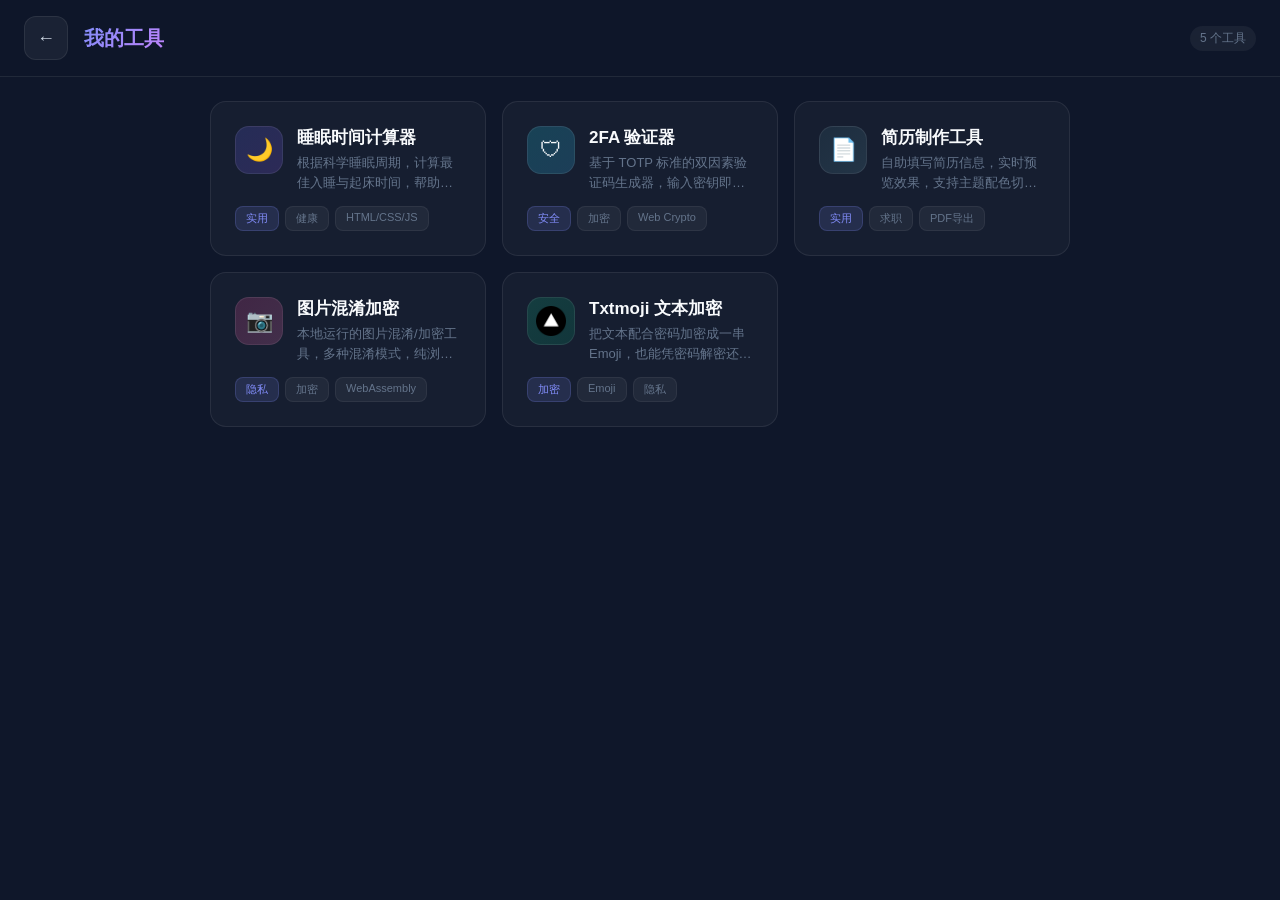
<file: tools.html>
<!DOCTYPE html>
<html lang="zh-CN">
<head>
    <meta charset="UTF-8">
    <meta name="viewport" content="width=device-width, initial-scale=1.0, maximum-scale=1.0, user-scalable=no, shrink-to-fit=no">
    <title>我的工具</title>
    <link rel="icon" type="image/x-icon" href="/favicon.ico">
    <link rel="icon" type="image/png" sizes="32x32" href="/favicon-32x32.png">
    <link rel="icon" type="image/png" sizes="16x16" href="/favicon-16x16.png">
    <link rel="apple-touch-icon" sizes="180x180" href="/apple-touch-icon.png">
    <style>

        /* 移动端触摸优化：消除300ms延迟+点击反馈 */
        a, button, [role=button], input[type=submit], input[type=button], [onclick] {
            touch-action: manipulation;
            -webkit-tap-highlight-color: rgba(0,0,0,0.12);
            cursor: pointer;
        }
        :root {
            --bg-color: #0f172a;
            --card-bg: rgba(255, 255, 255, 0.03);
            --card-hover: rgba(255, 255, 255, 0.08);
            --text-primary: #f8fafc;
            --text-secondary: #cbd5e1;
            --text-muted: #64748b;
            --border-color: rgba(255, 255, 255, 0.08);
            --primary: #818cf8;
            --primary-bg: rgba(129, 140, 248, 0.15);
            --shadow: 0 4px 24px -1px rgba(0, 0, 0, 0.25);
            --shadow-hover: 0 10px 40px -10px rgba(129, 140, 248, 0.3);
        }

        * { margin: 0; padding: 0; box-sizing: border-box; }

        body {
            font-family: 'Inter', -apple-system, BlinkMacSystemFont, 'PingFang SC', sans-serif;
            background-color: var(--bg-color);
            color: var(--text-primary);
            min-height: 100vh;
            overflow-x: hidden;
            touch-action: pan-x pan-y;
        }

        /* 顶部导航 */
        .top-bar {
            position: sticky; top: 0; z-index: 50;
            background: rgba(15, 23, 42, 0.85);
            backdrop-filter: blur(20px);
            -webkit-backdrop-filter: blur(20px);
            border-bottom: 1px solid var(--border-color);
            padding: 16px 24px;
            display: flex; align-items: center; gap: 16px;
        }
        .back-btn {
            width: 44px; height: 44px; border-radius: 12px;
            background: rgba(255, 255, 255, 0.05);
            border: 1px solid var(--border-color);
            color: var(--text-secondary);
            cursor: pointer;
            display: flex; align-items: center; justify-content: center;
            transition: all 0.2s; flex-shrink: 0;
            font-size: 18px; text-decoration: none;
            touch-action: manipulation;
            -webkit-tap-highlight-color: rgba(255,255,255,0.15);
        }
        .back-btn:hover { color: var(--primary); border-color: var(--primary); background: var(--primary-bg); }
        .top-bar h1 {
            font-size: 20px; font-weight: 700;
            background: linear-gradient(135deg, var(--primary), #c084fc);
            -webkit-background-clip: text;
            -webkit-text-fill-color: transparent;
            background-clip: text;
        }
        .top-bar .count {
            font-size: 12px; color: var(--text-muted);
            background: rgba(255, 255, 255, 0.05);
            padding: 4px 10px; border-radius: 20px;
            margin-left: auto; font-weight: 500;
        }

        /* 主内容 */
        .main-content {
            max-width: 900px;
            margin: 0 auto;
            padding: 24px 20px 40px;
        }

        /* 工具网格 */
        .tools-grid {
            display: grid;
            grid-template-columns: repeat(auto-fill, minmax(280px, 1fr));
            gap: 16px;
        }

        /* 工具卡片 */
        .tool-card {
            background: var(--card-bg);
            border: 1px solid var(--border-color);
            border-radius: 16px;
            padding: 24px;
            cursor: pointer;
            transition: all 0.3s cubic-bezier(0.4, 0, 0.2, 1);
            text-decoration: none;
            color: inherit;
            display: flex;
            flex-direction: column;
            gap: 14px;
            position: relative;
            overflow: hidden;
        }
        .tool-card::before {
            content: '';
            position: absolute; top: 0; left: 0;
            width: 100%; height: 3px;
            background: linear-gradient(90deg, var(--primary), #c084fc);
            opacity: 0;
            transition: opacity 0.3s;
        }
        .tool-card:hover {
            background: var(--card-hover);
            border-color: rgba(129, 140, 248, 0.2);
            box-shadow: var(--shadow-hover);
            transform: translateY(-2px);
        }
        .tool-card:hover::before { opacity: 1; }
        .tool-card:active { transform: translateY(0) scale(0.98); }

        .tool-card-header {
            display: flex; align-items: flex-start; gap: 14px;
        }
        .tool-icon {
            width: 48px; height: 48px;
            border-radius: 14px;
            display: flex; align-items: center; justify-content: center;
            font-size: 22px; flex-shrink: 0;
            border: 1px solid rgba(255, 255, 255, 0.08);
        }
        .tool-icon.sleep { background: linear-gradient(135deg, rgba(99, 102, 241, 0.2), rgba(139, 92, 246, 0.2)); }
        .tool-icon.totp { background: linear-gradient(135deg, rgba(34, 211, 238, 0.2), rgba(56, 189, 248, 0.2)); }
        .tool-icon.resume { background: linear-gradient(135deg, rgba(61, 107, 125, 0.2), rgba(91, 143, 163, 0.2)); }
        .tool-icon.tphx { background: linear-gradient(135deg, rgba(236, 72, 153, 0.2), rgba(244, 114, 182, 0.2)); }
        .tool-icon.txtmoji { background: linear-gradient(135deg, rgba(16, 185, 129, 0.2), rgba(5, 150, 105, 0.2)); }
        .tool-icon.txtmoji img { width: 30px; height: 30px; object-fit: contain; }

        .tool-info { flex: 1; min-width: 0; }
        .tool-name {
            font-size: 17px; font-weight: 700;
            color: var(--text-primary);
            margin-bottom: 4px;
        }
        .tool-desc {
            font-size: 13px; color: var(--text-muted);
            line-height: 1.5;
            display: -webkit-box;
            -webkit-line-clamp: 2;
            -webkit-box-orient: vertical;
            overflow: hidden;
        }

        .tool-tags {
            display: flex; flex-wrap: wrap; gap: 6px;
        }
        .tool-tag {
            font-size: 11px; font-weight: 500;
            padding: 4px 10px; border-radius: 8px;
            background: rgba(255, 255, 255, 0.05);
            border: 1px solid rgba(255, 255, 255, 0.06);
            color: var(--text-muted);
        }
        .tool-tag.highlight {
            background: var(--primary-bg);
            border-color: rgba(129, 140, 248, 0.2);
            color: var(--primary);
        }

        .tool-arrow {
            position: absolute; bottom: 20px; right: 20px;
            color: var(--text-muted);
            opacity: 0;
            transform: translateX(-4px);
            transition: all 0.3s;
            font-size: 16px;
        }
        .tool-card:hover .tool-arrow {
            opacity: 1;
            transform: translateX(0);
        }

        /* 空状态 */
        .empty-state {
            text-align: center;
            padding: 80px 20px;
            color: var(--text-muted);
        }
        .empty-state .icon { font-size: 48px; margin-bottom: 16px; opacity: 0.4; }
        .empty-state h3 { font-size: 18px; color: var(--text-secondary); margin-bottom: 8px; }
        .empty-state p { font-size: 14px; line-height: 1.6; }

        /* 响应式 */
        @media screen and (max-width: 640px) {
            .main-content { padding: 16px 14px 32px; }
            .tools-grid { grid-template-columns: 1fr; gap: 12px; }
            .tool-card { padding: 20px; }
            .top-bar { padding: 14px 16px; }
        }
        @media screen and (min-width: 641px) and (max-width: 1024px) {
            .tools-grid { grid-template-columns: repeat(2, 1fr); }
        }
        @media screen and (min-width: 1025px) {
            .tools-grid { grid-template-columns: repeat(3, 1fr); }
        }
    </style>
</head>
<body>

    <div class="top-bar">
        <a href="index.html" class="back-btn" title="返回主页">&#8592;</a>
        <h1>我的工具</h1>
        <span class="count" id="toolCount">2 个工具</span>
    </div>

    <div class="main-content">
        <div class="tools-grid" id="toolsGrid">
            <!-- 睡眠时间计算器 -->
            <a href="tools/sleep-calculator.html" class="tool-card">
                <div class="tool-card-header">
                    <div class="tool-icon sleep">&#127769;</div>
                    <div class="tool-info">
                        <div class="tool-name">睡眠时间计算器</div>
                        <div class="tool-desc">根据科学睡眠周期，计算最佳入睡与起床时间，帮助你获得更高质量的睡眠。</div>
                    </div>
                </div>
                <div class="tool-tags">
                    <span class="tool-tag highlight">实用</span>
                    <span class="tool-tag">健康</span>
                    <span class="tool-tag">HTML/CSS/JS</span>
                </div>
                <span class="tool-arrow">&#8594;</span>
            </a>

            <!-- 2FA 验证器 -->
            <a href="tools/totp-authenticator.html" class="tool-card">
                <div class="tool-card-header">
                    <div class="tool-icon totp">&#128737;</div>
                    <div class="tool-info">
                        <div class="tool-name">2FA 验证器</div>
                        <div class="tool-desc">基于 TOTP 标准的双因素验证码生成器，输入密钥即时生成验证码，不留存任何数据。</div>
                    </div>
                </div>
                <div class="tool-tags">
                    <span class="tool-tag highlight">安全</span>
                    <span class="tool-tag">加密</span>
                    <span class="tool-tag">Web Crypto</span>
                </div>
                <span class="tool-arrow">&#8594;</span>
            </a>

            <!-- 简历制作工具 -->
            <a href="tools/resume-builder.html" class="tool-card">
                <div class="tool-card-header">
                    <div class="tool-icon resume">&#128196;</div>
                    <div class="tool-info">
                        <div class="tool-name">简历制作工具</div>
                        <div class="tool-desc">自助填写简历信息，实时预览效果，支持主题配色切换与照片上传，一键导出 A4 尺寸 PDF。</div>
                    </div>
                </div>
                <div class="tool-tags">
                    <span class="tool-tag highlight">实用</span>
                    <span class="tool-tag">求职</span>
                    <span class="tool-tag">PDF导出</span>
                </div>
                <span class="tool-arrow">&#8594;</span>
            </a>
            <!-- 图片混淆加密工具 -->
            <a href="tools/tphx/" class="tool-card">
                <div class="tool-card-header">
                    <div class="tool-icon tphx">&#128247;</div>
                    <div class="tool-info">
                        <div class="tool-name">图片混淆加密</div>
                        <div class="tool-desc">本地运行的图片混淆/加密工具，多种混淆模式，纯浏览器处理、不上传、保护隐私。</div>
                    </div>
                </div>
                <div class="tool-tags">
                    <span class="tool-tag highlight">隐私</span>
                    <span class="tool-tag">加密</span>
                    <span class="tool-tag">WebAssembly</span>
                </div>
                <span class="tool-arrow">&#8594;</span>
            </a>
            <!-- 文本加密为 Emoji 工具 -->
            <a href="tools/txtmoji/" class="tool-card">
                <div class="tool-card-header">
                    <div class="tool-icon txtmoji"><img src="tools/txtmoji/favicon.ico" alt="Txtmoji"></div>
                    <div class="tool-info">
                        <div class="tool-name">Txtmoji 文本加密</div>
                        <div class="tool-desc">把文本配合密码加密成一串 Emoji，也能凭密码解密还原；纯浏览器本地运行、不上传服务器。</div>
                    </div>
                </div>
                <div class="tool-tags">
                    <span class="tool-tag highlight">加密</span>
                    <span class="tool-tag">Emoji</span>
                    <span class="tool-tag">隐私</span>
                </div>
                <span class="tool-arrow">&#8594;</span>
            </a>
        </div>
    </div>

    <script>
        // 更新工具计数
        const cards = document.querySelectorAll('.tool-card');
        document.getElementById('toolCount').textContent = cards.length + ' 个工具';
    </script>
</body>
</html>
</file>
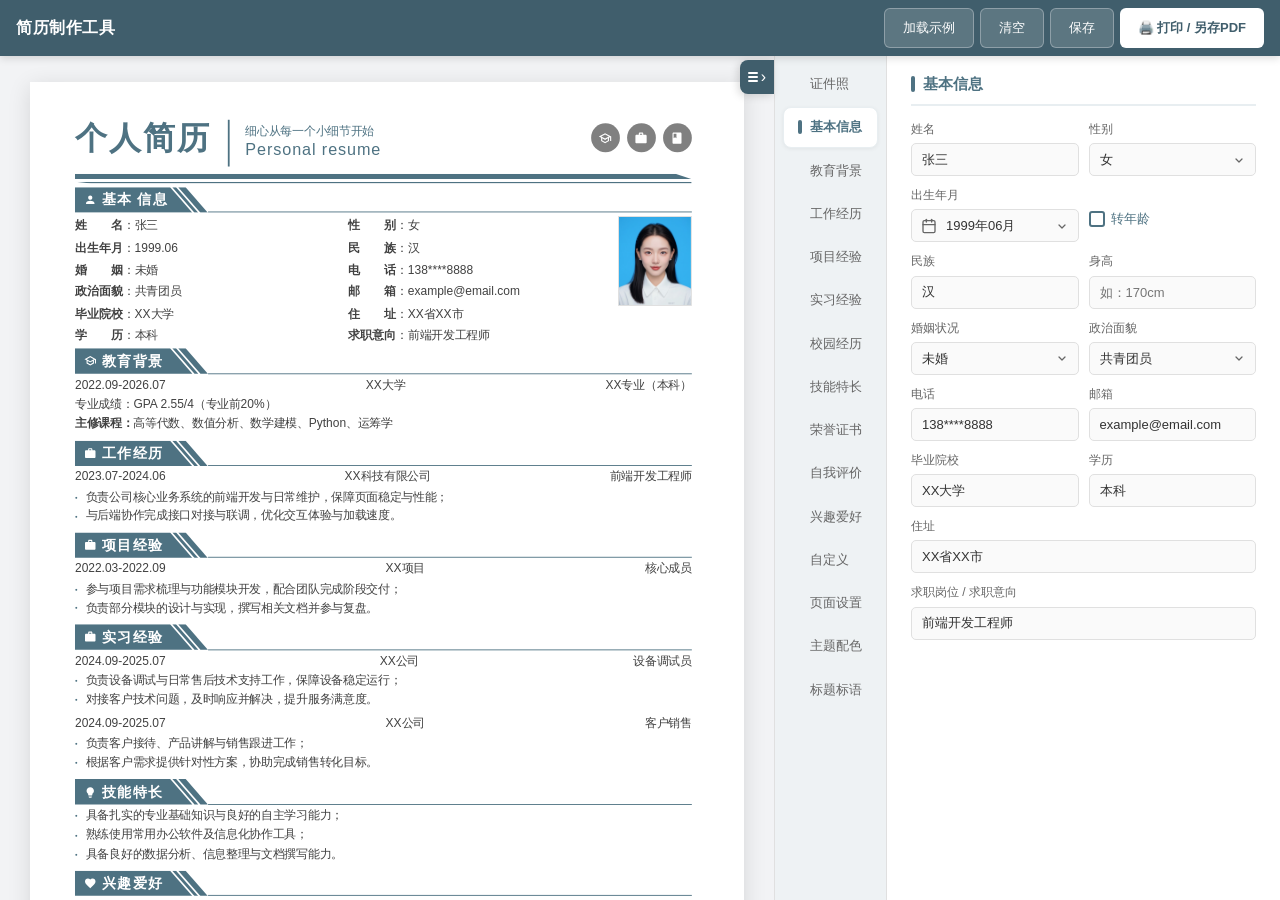
<file: tools/resume-builder.html>
<!DOCTYPE html>
<html lang="zh-CN" style="--resume-accent: #4e7282; --resume-section-bg: #4e7282;"><head>
<meta charset="UTF-8">
<meta name="viewport" content="width=device-width, initial-scale=1.0">
<title>简历制作工具 - 个人简历自助生成器</title>
<style>
/* ========== CSS Variables ========== */
:root {
  --bg: #f0f2f5;
  --bg2: #ffffff;
  --ink: #333333;
  --muted: #666666;
  --rule: #e0e0e0;
  --accent: #4e7282;
  --accent2: #5e8597;
  --accent-dark: #405e6c;
  --accent-light: #e8eef1;
  --danger: #d95555;
  --success: #4a9d5f;
  --resume-bg: #ffffff;
  --resume-ink: #414141;
  --resume-muted: #888888;
  --resume-accent: #4e7282;
  --resume-section-bg: #4e7282;
  --resume-header-dark: #405e6c;
  --resume-leader: #b0b0b0;
  --editor-width: 506px;
}

/* ========== Reset ========== */
* { margin: 0; padding: 0; box-sizing: border-box; }

body {
  font-family: "Microsoft YaHei", "微软雅黑", "PingFang SC", "Noto Sans CJK SC", sans-serif;
  background: var(--bg);
  color: var(--ink);
  font-size: 14px;
  line-height: 1.6;
}

/* ========== Toolbar ========== */
.toolbar {
  position: fixed;
  top: 0; left: 0; right: 0;
  min-height: 52px;
  background: var(--accent-dark);
  display: flex;
  align-items: center;
  justify-content: space-between;
  flex-wrap: wrap;
  padding: 8px 16px;
  z-index: 1000;
  box-shadow: 0 2px 8px rgba(0,0,0,0.15);
}
.toolbar-left { display: flex; align-items: center; gap: 10px; flex-shrink: 1; min-width: 0; }
.toolbar-title { color: #fff; font-size: 16px; font-weight: 600; letter-spacing: 0.5px; white-space: nowrap; }
.toolbar-subtitle { color: rgba(255,255,255,0.6); font-size: 11px; display: none; }
.toolbar-right { display: flex; align-items: center; gap: 6px; flex-wrap: wrap; flex-shrink: 1; }
.btn {
  padding: 10px 18px; min-height: 40px; border: none; border-radius: 6px;
  font-size: 13px; cursor: pointer; font-family: inherit; font-weight: 500;
  transition: all 0.2s; display: inline-flex; align-items: center; justify-content: center;
  gap: 6px; touch-action: manipulation; -webkit-tap-highlight-color: rgba(0,0,0,0.12);
}
.btn-primary { background: #fff; color: var(--accent-dark); }
.btn-primary:hover { background: #f0f0f0; transform: translateY(-1px); }
.btn-secondary { background: rgba(255,255,255,0.15); color: #fff; border: 1px solid rgba(255,255,255,0.3); }
.btn-secondary:hover { background: rgba(255,255,255,0.25); }
.btn-export { background: #fff; color: var(--accent-dark); font-weight: 600; }
.btn-export:hover { background: #f0f0f0; transform: translateY(-1px); }

/* ========== Main Layout ========== */
.main-container { display: flex; gap: 0; margin-top: 52px; min-height: calc(100vh - 52px); }

/* ========== Editor Panel ========== */
.editor-panel {
  width: var(--editor-width); min-width: var(--editor-width); background: var(--bg2);
  border-left: 1px solid var(--rule);
  height: calc(100vh - 52px); position: sticky; top: 52px; order: 2;
  display: flex;
  transition: width 0.3s ease, min-width 0.3s ease;
}
.editor-panel.collapsed {
  width: 0; min-width: 0;
  border-left: none;
  overflow: hidden;
}

/* ========== Editor Collapse Handle ========== */
.editor-handle {
  position: fixed;
  top: 60px;
  right: var(--editor-width);
  z-index: 1002;
  transition: right 0.3s ease;
}
.editor-handle-btn {
  width: 34px; height: 34px;
  border: none; border-radius: 8px 0 0 8px;
  background: var(--accent-dark); color: #fff;
  display: flex; align-items: center; justify-content: center; gap: 3px;
  cursor: pointer;
  box-shadow: -2px 2px 8px rgba(0,0,0,0.15);
  transition: background 0.2s;
}
.editor-handle-btn:hover { background: var(--accent); }
.editor-handle-btn .eh-lines {
  display: flex; flex-direction: column; gap: 2px;
}
.editor-handle-btn .eh-lines span {
  display: block; width: 10px; height: 2px;
  background: currentColor; border-radius: 1px;
}
.editor-handle-btn .eh-arrow {
  font-size: 16px; line-height: 1;
  transition: transform 0.3s ease;
}
.editor-panel.collapsed + .editor-handle .eh-arrow,
.editor-handle-btn.collapsed .eh-arrow { transform: rotate(180deg); }
@media screen and (max-width: 900px) {
  .editor-handle { display: none; }
}
.editor-body { flex: 1 1 auto; overflow-y: auto; }
.editor-content { padding: 20px 24px 60px; }
/* ========== Editor Left Nav (section pages) ========== */
.editor-nav {
  width: 112px; min-width: 112px; flex-shrink: 0;
  background: #eef2f4; border-right: 1px solid var(--rule);
  padding: 12px 8px; overflow-y: auto;
  display: flex; flex-direction: column; gap: 3px;
}
.nav-item {
  padding: 11px 10px 11px 14px; border-radius: 8px; font-size: 13px; color: var(--muted);
  cursor: pointer; user-select: none; text-align: left; line-height: 1.25;
  border: 1px solid transparent; transition: all .15s;
  -webkit-tap-highlight-color: rgba(0,0,0,0.05);
  display: flex; align-items: center; gap: 8px;
}
.nav-item::before {
  content: ''; width: 4px; height: 14px; background: transparent; border-radius: 2px; flex-shrink: 0;
}
.nav-item:hover { background: #e2e8ea; color: var(--ink); }
.nav-item.active {
  background: #fff; color: var(--accent); font-weight: 600;
  border-color: var(--accent-light); box-shadow: 0 1px 4px rgba(0,0,0,.06);
}
.nav-item.active::before { background: var(--accent); }
.editor-section { margin-bottom: 24px; }
.editor-section-title {
  font-size: 15px; font-weight: 600; color: var(--accent);
  padding-bottom: 8px; border-bottom: 2px solid var(--accent-light);
  margin-bottom: 14px; display: flex; align-items: center; gap: 8px;
}
.editor-section-title::before {
  content: ''; width: 4px; height: 16px; background: var(--accent); border-radius: 2px;
}

.field-group { margin-bottom: 12px; }
.field-row { display: flex; gap: 10px; margin-bottom: 10px; }
.field-row > div { flex: 1; }
.field-label { display: block; font-size: 12px; color: var(--muted); margin-bottom: 4px; font-weight: 500; }
.field-input, .field-textarea, .field-select {
  width: 100%; padding: 8px 10px; border: 1px solid var(--rule);
  border-radius: 5px; font-size: 13px; font-family: inherit;
  color: var(--ink); background: #fafafa; transition: all 0.2s;
}
.field-input:focus, .field-textarea:focus, .field-select:focus {
  outline: none; border-color: var(--accent); background: #fff; box-shadow: 0 0 0 3px rgba(61,107,125,0.1);
}
.field-select {
  appearance: none; -webkit-appearance: none;
  background-image: url("data:image/svg+xml,%3Csvg xmlns='http://www.w3.org/2000/svg' width='12' height='12' viewBox='0 0 24 24' fill='none' stroke='%23666' stroke-width='2.5' stroke-linecap='round' stroke-linejoin='round'%3E%3Cpolyline points='6 10 12 16 18 10'%3E%3C/polyline%3E%3C/svg%3E");
  background-repeat: no-repeat; background-position: right 10px center;
  padding-right: 30px; cursor: pointer;
}
/* Birth-date row: label above input (like other fields), age toggle on the right */
.birth-row { display: flex; align-items: flex-end; gap: 10px; }
.birth-col { flex: 1 1 auto; }
.birth-age-col { flex: 0 0 auto; padding-bottom: 9px; }
.birth-row .date-input-wrap { position: relative; }
.date-input {
  padding-left: 34px; padding-right: 34px; cursor: pointer;
  background-image:
    url("data:image/svg+xml,%3Csvg xmlns='http://www.w3.org/2000/svg' width='16' height='16' viewBox='0 0 24 24' fill='none' stroke='%23666' stroke-width='2' stroke-linecap='round' stroke-linejoin='round'%3E%3Crect x='3' y='4' width='18' height='18' rx='2' ry='2'%3E%3C/rect%3E%3Cline x1='16' y1='2' x2='16' y2='6'%3E%3C/line%3E%3Cline x1='8' y1='2' x2='8' y2='6'%3E%3C/line%3E%3Cline x1='3' y1='10' x2='21' y2='10'%3E%3C/line%3E%3C/svg%3E"),
    url("data:image/svg+xml,%3Csvg xmlns='http://www.w3.org/2000/svg' width='12' height='12' viewBox='0 0 24 24' fill='none' stroke='%23666' stroke-width='2.5' stroke-linecap='round' stroke-linejoin='round'%3E%3Cpolyline points='6 10 12 16 18 10'%3E%3C/polyline%3E%3C/svg%3E");
  background-repeat: no-repeat, no-repeat;
  background-position: 9px center, right 10px center;
}
.checkbox-label {
  display: inline-flex; align-items: center; gap: 6px; cursor: pointer;
  user-select: none;
}
.checkbox-label input { display: none; }
.checkmark {
  width: 16px; height: 16px; border: 2px solid var(--accent); border-radius: 3px;
  display: flex; align-items: center; justify-content: center; transition: all .15s;
}
.checkbox-label input:checked + .checkmark { background: var(--accent); }
.checkbox-label input:checked + .checkmark::after {
  content: '✓'; color: #fff; font-size: 12px; line-height: 1; font-weight: 700;
}
.checkbox-text { color: var(--accent); font-size: 13px; }

/* Custom birth-year/month picker */
.birth-picker {
  position: fixed; z-index: 1010;
  background: #fff; border: 1px solid var(--rule); border-radius: 10px;
  box-shadow: 0 8px 24px rgba(0,0,0,0.14); width: 280px;
  padding: 12px; font-size: 13px; display: none;
}
.birth-picker.visible { display: block; }
.bp-header {
  display: flex; align-items: center; justify-content: space-between;
  margin-bottom: 10px; padding: 0 4px;
}
.bp-prev, .bp-next {
  width: 28px; height: 28px; border: none; background: var(--accent-light);
  border-radius: 6px; color: var(--accent); font-size: 16px; cursor: pointer;
  display: flex; align-items: center; justify-content: center;
}
.bp-prev:hover, .bp-next:hover { background: #dce4e8; }
.bp-decade { font-weight: 600; color: var(--ink); }
.bp-years, .bp-months { display: grid; grid-template-columns: repeat(5, 1fr); gap: 6px; }
.bp-months { grid-template-columns: repeat(6, 1fr); margin-top: 10px; padding-top: 10px; border-top: 1px solid var(--rule); }
.bp-cell {
  height: 34px; border: 1px solid transparent; border-radius: 6px;
  background: #f6f7f8; color: var(--ink); cursor: pointer;
  display: flex; align-items: center; justify-content: center;
  transition: all .12s; touch-action: manipulation; -webkit-tap-highlight-color: transparent;
}
.bp-cell:hover { background: var(--accent-light); }
.bp-cell.selected { background: var(--accent); color: #fff; }
.bp-cell.disabled { color: #bbb; cursor: not-allowed; }
.field-textarea { resize: none; min-height: 60px; line-height: 1.5; overflow: hidden; }
/* Line-based bullet editor: each item is a REAL row (a ● dot + an auto-growing
   textarea) so the dot scrolls together with its line of text — not a fixed
   background. The data stays a clean string array (one entry per row). */
.le-list { border: 1px solid var(--rule); border-radius: 8px; padding: 8px 10px; background: #fff; user-select: none; }
.le-row { display: flex; align-items: flex-start; gap: 8px; margin: 4px 0; }
.le-dot { color: #2b2b2b; font-size: 13px; line-height: 1.7; flex: 0 0 auto; margin-top: 1px; user-select: none; }
.le-input {
  flex: 1 1 auto; border: none; outline: none; resize: none; overflow: hidden;
  font-size: 14px; line-height: 1.7; font-family: inherit; background: transparent;
  padding: 0; color: inherit; user-select: text;
}
.le-hint { color: #9aa0a6; font-size: 12px; margin-top: 4px; }
.le-toolbar { display: flex; align-items: center; justify-content: space-between; margin-top: 4px; }
.le-clear {
  border: none; background: transparent; color: #bbb; font-size: 12px; cursor: pointer;
  padding: 4px 8px; border-radius: 4px; font-family: inherit; touch-action: manipulation;
  -webkit-tap-highlight-color: transparent;
}
.le-clear:hover { color: #d95555; background: rgba(217,85,85,0.08); }

.entry-card { background: #f8f9fa; border: 1px solid var(--rule); border-radius: 8px; padding: 14px; margin-bottom: 12px; position: relative; }
.entry-card-header { display: flex; justify-content: space-between; align-items: center; margin-bottom: 10px; }
.entry-card-title { font-size: 12px; font-weight: 600; color: var(--muted); text-transform: uppercase; letter-spacing: 0.5px; }
.entry-card-input {
  flex: 1; min-width: 0; font-size: 14px; font-weight: 600; color: var(--ink);
  border: 1px solid transparent; border-radius: 6px; padding: 6px 8px; background: transparent;
  transition: border-color .15s, background .15s;
}
.entry-card-input:hover { border-color: var(--rule); }
.entry-card-input:focus { outline: none; border-color: var(--accent); background: #fff; }
.entry-remove {
  background: none; border: none; color: var(--danger); cursor: pointer;
  font-size: 18px; padding: 8px 10px; min-width: 36px; min-height: 36px;
  border-radius: 6px; transition: background 0.2s; touch-action: manipulation;
  -webkit-tap-highlight-color: rgba(217,85,85,0.2);
}
.entry-remove:hover { background: rgba(217,85,85,0.1); }

.btn-add {
  width: 100%; padding: 12px; min-height: 44px; border: 2px dashed var(--rule);
  background: transparent; border-radius: 8px; color: var(--muted); cursor: pointer;
  font-size: 13px; font-family: inherit; transition: all 0.2s; touch-action: manipulation;
}
.btn-add:hover { border-color: var(--accent); color: var(--accent); background: var(--accent-light); }

.bullet-list { margin-bottom: 8px; }
.bullet-item { display: flex; gap: 8px; margin-bottom: 6px; align-items: flex-start; }
.bullet-item .bullet-dot { color: var(--accent); margin-top: 8px; font-size: 10px; flex-shrink: 0; }
.bullet-item .field-textarea { min-height: 40px; font-size: 12px; }
.bullet-remove {
  background: none; border: none; color: var(--danger); cursor: pointer; font-size: 16px;
  padding: 8px 8px; min-width: 32px; min-height: 36px; flex-shrink: 0;
  touch-action: manipulation; -webkit-tap-highlight-color: rgba(217,85,85,0.2);
}
.bullet-remove:hover { background: rgba(217,85,85,0.1); border-radius: 4px; }

.photo-upload-area { display: flex; gap: 12px; align-items: center; }
.photo-preview {
  width: 80px; height: 100px; border: 2px solid var(--rule); border-radius: 6px;
  overflow: hidden; background: #f0f0f0; display: flex; align-items: center; justify-content: center; flex-shrink: 0;
}
.photo-preview img { width: 100%; height: 100%; object-fit: cover; }
.photo-preview .placeholder { color: var(--muted); font-size: 11px; text-align: center; }
.photo-actions { flex: 1; }
.photo-actions .btn-small {
  padding: 10px 14px; min-height: 40px; font-size: 12px; border: 1px solid var(--rule);
  border-radius: 5px; background: #fff; cursor: pointer; font-family: inherit;
  color: var(--muted); margin-bottom: 6px; display: block; touch-action: manipulation;
}
.photo-actions .btn-small:hover { border-color: var(--accent); color: var(--accent); }

.color-options { display: flex; gap: 8px; margin-top: 4px; }
.color-swatch {
  width: 32px; height: 32px; border-radius: 50%; cursor: pointer;
  border: 3px solid transparent; transition: all 0.2s; touch-action: manipulation;
}
.color-swatch.active { border-color: var(--ink); transform: scale(1.1); }
.color-swatch:hover { transform: scale(1.15); }

/* ========== Preview Panel ========== */
.preview-panel {
  flex: 1; padding: 30px; overflow-y: auto; height: calc(100vh - 52px);
  display: flex; justify-content: center; align-items: safe center;
  background: #f2f3f5; order: 1;
}
.resume-pages { display: flex; flex-direction: column; align-items: center; gap: 24px; width: 100%; }
/* Wrapper used to reserve scaled space when the A4 page is shrunk to fit mobile width */
.resume-page-wrap { position: relative; }

/* ========== Resume Page (A4) ========== */
.resume-page {
  width: 210mm; min-height: 297mm; background: var(--resume-bg);
  box-shadow: 0 4px 24px rgba(0,0,0,0.12); position: relative;
  font-family: "Microsoft YaHei", "微软雅黑", "PingFang SC", "Noto Sans CJK SC", sans-serif;
  color: var(--resume-ink); overflow: hidden;
}
.resume-page-inner { box-sizing: border-box; height: 100%; position: relative; }

/* ========== Resume Header ========== */
.resume-header {
  display: flex; align-items: flex-start; padding: 12px 28px 6px 20px; gap: 10px;
}
.resume-header-left { flex-shrink: 0; }
.resume-title {
  font-size: 36px; font-weight: 700; color: var(--resume-accent); letter-spacing: 2px; line-height: 1.1;
}
.resume-title-divider {
  display: inline-block; width: 1.5px; height: 52px; background: var(--resume-accent);
  margin: 0 8px; vertical-align: middle;
}
.resume-header-center { flex-shrink: 0; display: flex; flex-direction: column; justify-content: center; padding-top: 4px; }
.resume-tagline { font-size: 10pt; color: var(--resume-accent); white-space: nowrap; line-height: 1.3; }
.resume-subtitle-en {
  font-size: 18px; color: var(--resume-accent); letter-spacing: 1px; margin-top: 2px; line-height: 1.2;
}
.resume-header-icons { display: flex; gap: 8px; flex-shrink: 0; padding-top: 4px; margin-left: auto; }
.resume-header-icon {
  width: 32px; height: 32px; border-radius: 50%; background: #808080;
  display: flex; align-items: center; justify-content: center; color: #fff;
}
.resume-header-icon svg { width: 15px; height: 15px; fill: #fff; }

/* ========== Two-Layer Slanted Bar ========== */
/* DOCX WPS7: 左竖右斜(向外); WPS8: 左斜(向外)右竖 — 对称斜切 */
.header-bar-wrap { margin: 2px 28px 0 20px; }
.header-slanted-bar {
  height: 6px; background: var(--resume-accent);
  /* 左竖右斜(向外): 左边垂直, 右边上窄下宽 */
  clip-path: polygon(0 0, calc(100% - 18px) 0, 100% 100%, 0 100%);
}
.header-slanted-bar.thin {
  height: 2px; margin-top: 3px;
  /* DOCX path: M 0,0 L 3308894,0 L 3308894,190500 L 105319,190500 */
  /* 左边上宽下窄(0%→3.2%), 右边垂直 */
  clip-path: polygon(0 0, 100% 0, 100% 100%, 18px 100%);
}

/* ========== Section Header (SVG — exact DOCX custGeom paths) ========== */
/* DOCX custGeom: 3 parallel slanted strips with white gaps (speed-line effect) */
/* Path data extracted from document.xml, viewBox="0 0 1406296 288031" */
/* Each section header area = banner + small dark triangle + horizontal line */
.resume-section { padding: 0; margin-bottom: 2px; display: flex; flex-wrap: wrap; align-items: flex-end; }
.resume-section.no-header .resume-section-header { display: none; }
.resume-section-header {
  position: relative; display: inline-flex; align-items: center;
  width: 3.91cm; height: 0.75cm;
  margin: 4px 0 0 20px; overflow: visible;
}
.section-header-shape {
  position: absolute; top: 0; left: 0; width: 100%; height: 100%; z-index: 0;
}
.section-header-content {
  position: relative; z-index: 1;
  display: flex; align-items: center; gap: 6px;
  padding-left: 10px; color: #fff; height: 100%;
}
.section-header-icon, .section-header-content > svg { width: 14px; height: 14px; fill: #fff; flex-shrink: 0; }
.section-header-title { font-size: 12pt; font-weight: 700; color: #fff; letter-spacing: 1px; white-space: nowrap; }
/* DOCX Shape 2: line, fill=#4E7282, from banner right edge to page right margin */
.resume-section-line {
  flex: 1; border-bottom: 1px solid var(--resume-accent);
  margin: 0 28px 0 0; min-width: 20px; height: 0;
}

/* ========== Basic Info ========== */
.resume-basic-info { padding: 2px 28px 0 20px; }
.basic-info-body { display: flex; gap: 16px; align-items: flex-start; }
.basic-info-grid {
  flex: 1; display: grid; grid-template-columns: 1fr 1fr;
  gap: 3px 20px; font-size: 10pt; color: #414141;
}
.basic-info-item { display: flex; align-items: baseline; }
.basic-info-label {
  font-weight: 600; color: #414141;
  display: inline-block; width: 4em; white-space: nowrap;
  text-align: justify; text-align-last: justify;
}
.basic-info-value { color: #414141; }
.basic-info-photo {
  width: 82px; height: 100px; flex-shrink: 0; border: 1px solid #ddd;
  overflow: hidden; background: #f5f5f5; display: flex; align-items: center; justify-content: center;
}
.basic-info-photo img { width: 100%; height: 100%; object-fit: cover; }
.basic-info-photo .placeholder { color: var(--resume-muted); font-size: 9px; text-align: center; }

/* ========== Section Body ========== */
.resume-section-body { flex-basis: 100%; font-size: 10pt; line-height: 1.55; color: #414141; padding: 2px 28px 0 20px; }

/* ========== Experience / Education Entry ========== */
.exp-entry { margin-bottom: 2px; }
.exp-header-line { display: flex; align-items: baseline; font-size: 10pt; margin-bottom: 2px; }
.exp-date { white-space: nowrap; flex-shrink: 0; color: #414141; }
.exp-leader {
  flex: 1; margin: 0 6px; height: 0; position: relative; top: -3px; min-width: 20px;
}
.exp-org { white-space: nowrap; flex-shrink: 0; font-weight: 500; color: #414141; }
.exp-role { white-space: nowrap; flex-shrink: 0; color: #414141; }
.exp-bullets { list-style: none; padding-left: 0; margin-top: 2px; }
.exp-bullets li {
  position: relative; padding-left: 12px; margin-bottom: 0px; line-height: 1.55;
  text-align: justify; font-size: 10pt; color: #414141;
}
.exp-bullets li::before {
  content: '●'; position: absolute; left: 0; top: 50%;
  transform: translateY(-50%);
  font-size: 5px; line-height: 1; color: var(--resume-accent);
}

/* Education details */
.edu-detail { font-size: 10pt; margin-bottom: 0px; color: #414141; }
.edu-detail-label { font-weight: 600; }

/* Skills */
.skills-list { list-style: none; padding-left: 0; }
.skills-list li {
  position: relative; padding-left: 12px; margin-bottom: 1px; line-height: 1.55; text-align: justify; font-size: 10pt; color: #414141;
}
.skills-list li::before {
  content: '●'; position: absolute; left: 0; top: 50%;
  transform: translateY(-50%);
  font-size: 5px; line-height: 1; color: var(--resume-accent);
}

/* Self-eval */
.self-eval-text { font-size: 10pt; line-height: 1.55; text-align: justify; color: #414141; }

/* ========== Print Styles ========== */
@media print {
  @page { size: A4; margin: 0; }
  * { -webkit-print-color-adjust: exact !important; print-color-adjust: exact !important; }
  html, body { background: #fff !important; height: auto !important; overflow: visible !important; }
  .toolbar, .editor-panel, #resumeSource, .btn-export, .mobile-toggle, .editor-handle, .mobile-bottom-nav { display: none !important; }
  .main-container { display: block !important; margin: 0 !important; padding: 0 !important; }
  .preview-panel { display: block !important; padding: 0 !important; height: auto !important; overflow: visible !important; background: #fff !important; }
  .resume-pages { display: block !important; gap: 0 !important; width: auto !important; align-items: stretch !important; overflow: visible !important; }
  .resume-page-wrap { width: auto !important; height: auto !important; }
  .resume-page {
    width: 210mm !important; min-height: 297mm !important; max-height: 297mm !important;
    box-shadow: none !important; margin: 0 !important; padding: 0 !important;
    transform: none !important; transform-origin: top left !important;
    page-break-after: always !important; page-break-inside: avoid !important;
    overflow: hidden !important; box-sizing: border-box !important;
  }
  .resume-page:last-child { page-break-after: auto !important; }
  .resume-section, .exp-entry, .basic-info-item, .basic-info-photo { page-break-inside: avoid !important; }
  img { max-width: 100% !important; }
}

/* ========== Scrollbar ========== */
.editor-panel::-webkit-scrollbar { width: 6px; }
.editor-panel::-webkit-scrollbar-track { background: transparent; }
.editor-panel::-webkit-scrollbar-thumb { background: #ccc; border-radius: 3px; }
.editor-panel::-webkit-scrollbar-thumb:hover { background: #aaa; }
.preview-panel::-webkit-scrollbar { width: 6px; }
.preview-panel::-webkit-scrollbar-track { background: transparent; }
.preview-panel::-webkit-scrollbar-thumb { background: #ccc; border-radius: 3px; }

/* ========== Responsive ========== */
@media screen and (max-width: 1100px) {
  /* JS fitResumePages() handles scaling to fit the available preview width */
  .resume-page { transform-origin: top left; }
}
@media screen and (max-width: 900px) {
  .main-container { flex-direction: column; }
  .editor-panel { width: 100%; min-width: 100%; height: auto; position: relative; top: 0; order: 1; border-left: none; border-bottom: 1px solid var(--rule); flex-direction: column; }
  .editor-nav { width: 100%; min-width: 0; flex-direction: row; overflow-x: auto; border-right: none; border-bottom: 1px solid var(--rule); gap: 6px; padding-bottom: 2px; }
  .nav-item { white-space: nowrap; flex: 0 0 auto; }
  .preview-panel { order: 2; height: auto; padding: 16px 10px; background: #f2f3f5; }
  /* Keep native A4 width; JS fitResumePages() scales it to fit screen width */
  .resume-pages { overflow-x: hidden; }
  .resume-page { width: 210mm; max-width: none; transform: none; }
}
.mobile-toggle { display: none; }
@media screen and (max-width: 900px) {
  .mobile-toggle { display: inline-flex; }
  .editor-panel.collapsed { display: none; }
}
@media screen and (max-width: 600px) {
  .toolbar { padding: 6px 10px; gap: 4px; }
  .toolbar-left { gap: 6px; }
  .toolbar-title { font-size: 14px; }
  .toolbar-right { gap: 4px; }
  .btn { padding: 8px 12px; font-size: 12px; border-radius: 5px; }
  .btn-export { padding: 6px 10px; font-size: 12px; }
  .editor-content { padding: 14px 14px 50px; }
  .field-row { flex-direction: column; gap: 0; }
  .field-input, .field-textarea, .field-select { font-size: 14px; padding: 10px 12px; }
  .color-options { gap: 8px; }
  .color-swatch { width: 32px; height: 32px; }
}
@media screen and (max-width: 380px) {
  .toolbar-title { font-size: 13px; }
  .btn { padding: 5px 8px; font-size: 11px; }
}

/* ========== Mobile Bottom Navigation ========== */
.mobile-bottom-nav {
  display: none;
  position: fixed; left: 0; right: 0; bottom: 0;
  height: 56px; background: #fff; border-top: 1px solid var(--rule);
  z-index: 1001; box-shadow: 0 -2px 8px rgba(0,0,0,0.06);
}
.mobile-nav-list { display: flex; height: 100%; }
.mobile-nav-item {
  flex: 1; display: flex; flex-direction: column; align-items: center; justify-content: center;
  gap: 3px; color: var(--muted); font-size: 11px; cursor: pointer;
  -webkit-tap-highlight-color: rgba(0,0,0,0.05); transition: all .15s;
}
.mobile-nav-item:active { background: rgba(0,0,0,0.04); }
.mobile-nav-item.active { color: var(--accent); }
.mobile-nav-item svg { width: 22px; height: 22px; fill: currentColor; }

/* ========== Mobile Bottom Sheet ========== */
.mobile-sheet-overlay {
  display: none; position: fixed; inset: 0; background: rgba(0,0,0,0.45);
  z-index: 1002; opacity: 0; transition: opacity .25s;
}
.mobile-sheet-overlay.visible { display: block; opacity: 1; }
.mobile-sheet {
  display: flex; position: fixed; left: 0; right: 0; bottom: 0;
  max-height: 85vh; background: #fff; border-radius: 16px 16px 0 0;
  z-index: 1003; transform: translateY(100%); transition: transform .28s cubic-bezier(.2,.8,.2,1);
  flex-direction: column; visibility: hidden; pointer-events: none;
}
.mobile-sheet.visible { visibility: visible; pointer-events: auto; transform: translateY(0); }
.mobile-sheet-header {
  flex: 0 0 auto; display: grid; grid-template-columns: 40px 1fr 40px; align-items: center;
  padding: 14px 16px; border-bottom: 1px solid var(--rule);
}
.mobile-sheet-title { font-size: 16px; font-weight: 600; color: var(--ink); text-align: center; }
.mobile-sheet-back { justify-self: start; }
.mobile-sheet-close { justify-self: end; }
.mobile-sheet-close {
  width: 32px; height: 32px; border: none; border-radius: 50%; background: var(--accent-light);
  color: var(--accent); font-size: 20px; line-height: 1; cursor: pointer;
  display: flex; align-items: center; justify-content: center;
}
.mobile-sheet-back {
  width: 32px; height: 32px; border: none; border-radius: 50%; background: var(--accent-light);
  color: var(--accent); font-size: 18px; cursor: pointer;
  display: flex; align-items: center; justify-content: center;
}
.mobile-sheet-body { flex: 1 1 auto; overflow-y: auto; padding: 16px; -webkit-overflow-scrolling: touch; }

/* Module list in mobile sheet */
.mobile-module-list { display: flex; flex-direction: column; gap: 10px; }
.mobile-module-item {
  display: flex; align-items: center; justify-content: space-between;
  padding: 14px; background: #f8f9fa; border-radius: 10px;
}
.mobile-module-info { display: flex; align-items: center; gap: 12px; }
.mobile-module-icon {
  width: 36px; height: 36px; border-radius: 8px; background: var(--accent-light);
  color: var(--accent); display: flex; align-items: center; justify-content: center;
}
.mobile-module-icon svg { width: 20px; height: 20px; fill: currentColor; }
.mobile-module-name { font-size: 15px; font-weight: 500; color: var(--ink); }
.mobile-module-actions { display: flex; align-items: center; gap: 10px; }
.mobile-module-edit {
  padding: 5px 12px; border-radius: 14px; border: 1px solid var(--accent);
  color: var(--accent); background: #fff; font-size: 12px; cursor: pointer;
}
.mobile-switch {
  position: relative; width: 46px; height: 26px;
}
.mobile-switch input { opacity: 0; width: 0; height: 0; }
.mobile-switch-slider {
  position: absolute; inset: 0; border-radius: 26px; background: #ccc;
  transition: .2s; cursor: pointer;
}
.mobile-switch-slider::before {
  content: ''; position: absolute; left: 3px; top: 3px;
  width: 20px; height: 20px; border-radius: 50%; background: #fff; transition: .2s;
  box-shadow: 0 1px 3px rgba(0,0,0,.2);
}
.mobile-switch input:checked + .mobile-switch-slider { background: var(--accent); }
.mobile-switch input:checked + .mobile-switch-slider::before { transform: translateX(20px); }

/* Mobile form reuse desktop styles */
.mobile-form .field-group { margin-bottom: 14px; }
.mobile-form .field-row { display: flex; gap: 10px; margin-bottom: 10px; }
.mobile-form .field-row > div { flex: 1; }
.mobile-form .field-label { font-size: 13px; color: var(--muted); margin-bottom: 5px; }
.mobile-form .field-input,
.mobile-form .field-select,
.mobile-form .field-textarea {
  width: 100%; padding: 11px 12px; border: 1px solid var(--rule);
  border-radius: 8px; font-size: 15px; font-family: inherit; background: #fafafa;
}
.mobile-form .field-textarea { resize: none; overflow: hidden; line-height: 1.6; }
.mobile-form .le-input { font-size: 15px; }
.mobile-form .le-dot { font-size: 14px; }
.mobile-form .date-input {
  padding-left: 34px;
  background-image: url("data:image/svg+xml,%3Csvg xmlns='http://www.w3.org/2000/svg' width='16' height='16' viewBox='0 0 24 24' fill='none' stroke='%23666' stroke-width='2' stroke-linecap='round' stroke-linejoin='round'%3E%3Crect x='3' y='4' width='18' height='18' rx='2' ry='2'%3E%3C/rect%3E%3Cline x1='16' y1='2' x2='16' y2='6'%3E%3C/line%3E%3Cline x1='8' y1='2' x2='8' y2='6'%3E%3C/line%3E%3Cline x1='3' y1='10' x2='21' y2='10'%3E%3C/line%3E%3C/svg%3E");
  background-repeat: no-repeat; background-position: 9px center;
}

/* Mobile save options */
.mobile-save-list { display: flex; flex-direction: column; gap: 10px; }
.mobile-save-item {
  display: flex; align-items: center; gap: 14px; padding: 16px; background: #f8f9fa;
  border-radius: 10px; cursor: pointer; transition: background .15s;
}
.mobile-save-item:active { background: #eef2f4; }
.mobile-save-icon { color: var(--accent); }
.mobile-save-icon svg { width: 24px; height: 24px; fill: currentColor; }
.mobile-save-text { font-size: 15px; font-weight: 500; color: var(--ink); }
.mobile-save-desc { font-size: 12px; color: var(--muted); margin-top: 2px; }

/* Fix: btn-secondary on white mobile sheet background */
.mobile-sheet .btn-secondary {
  background: #fff; color: var(--accent); border: 1px solid var(--accent);
}
.mobile-sheet .btn-secondary:active { background: var(--accent-light); }

@media screen and (max-width: 900px) {
  .mobile-bottom-nav { display: block; }
  body { padding-bottom: 56px; }
  .main-container { margin-bottom: 0; }
  .mobile-toggle { display: none; }
  .editor-panel { display: none !important; }
  .toolbar-right .btn-export,
  .toolbar-right .btn-secondary { display: none; }
  .toolbar-right { gap: 0; }
}
@media screen and (max-width: 600px) {
  .mobile-sheet { max-height: 88vh; }
  .mobile-sheet-body { padding: 14px; }
  .mobile-form .field-row { flex-direction: column; gap: 0; }
}
</style>
</head>
<body>

<!-- Toolbar -->
<div class="toolbar">
  <div class="toolbar-left">
    <button class="btn btn-secondary mobile-toggle" onclick="toggleEditor()">☰ 编辑</button>
    <span class="toolbar-title">简历制作工具</span>
    <span class="toolbar-subtitle">自助填写 · 实时预览 · 一键导出</span>
  </div>
  <div class="toolbar-right">
    <button class="btn btn-secondary" onclick="loadSample()">加载示例</button>
    <button class="btn btn-secondary" onclick="resetForm()">清空</button>
    <button class="btn btn-secondary" onclick="saveToLocal()">保存</button>
    <button class="btn btn-export" onclick="exportPDF()">🖨️ 打印 / 另存PDF</button>
  </div>
</div>

<div class="main-container">
  <!-- Editor Panel (右侧) -->
  <div class="editor-panel" id="editorPanel">
    <div class="editor-nav" id="editorNav">
      <div class="nav-item" data-target="photo">证件照</div>
      <div class="nav-item active" data-target="basic">基本信息</div>
      <div class="nav-item" data-target="education">教育背景</div>
      <div class="nav-item" data-target="work">工作经历</div>
      <div class="nav-item" data-target="project">项目经验</div>
      <div class="nav-item" data-target="internship">实习经验</div>
      <div class="nav-item" data-target="campus">校园经历</div>
      <div class="nav-item" data-target="skills">技能特长</div>
      <div class="nav-item" data-target="honors">荣誉证书</div>
      <div class="nav-item" data-target="evaluation">自我评价</div>
      <div class="nav-item" data-target="interests">兴趣爱好</div>
      <div class="nav-item" data-target="custom">自定义</div>
      <div class="nav-item" data-target="settings">页面设置</div>
      <div class="nav-item" data-target="theme">主题配色</div>
      <div class="nav-item" data-target="header">标题标语</div>
    </div>
    <div class="editor-body">
    <div class="editor-content">

      <!-- Page Settings -->
      <div class="editor-section" data-page="settings" style="display: none;">
        <div class="editor-section-title">页面设置</div>
        <div class="field-row">
          <div>
            <label class="field-label">页边距（边框）</label>
            <select class="field-select" id="pageMargin" onchange="changeMargin(this.value)">
              <option value="narrow">窄</option>
              <option value="normal" selected="">正常</option>
              <option value="wide">宽</option>
            </select>
          </div>
        </div>
        <div class="field-group" style="font-size:12px;color:var(--muted);line-height:1.5;">
          内容超出一页时会自动换页，每页均为 A4 幅面（与 Word / WPS 排版一致）。
        </div>
      </div>

      <!-- Theme Color -->
      <div class="editor-section" data-page="theme" style="display: none;">
        <div class="editor-section-title">主题配色</div>
        <div class="color-options" id="colorOptions">
          <div class="color-swatch active" style="background:#4e7282" data-color="#4e7282" onclick="changeColor(this)"></div>
          <div class="color-swatch" style="background:#2c5f8a" data-color="#2c5f8a" onclick="changeColor(this)"></div>
          <div class="color-swatch" style="background:#8b4513" data-color="#8b4513" onclick="changeColor(this)"></div>
          <div class="color-swatch" style="background:#555555" data-color="#555555" onclick="changeColor(this)"></div>
          <div class="color-swatch" style="background:#7a3d5e" data-color="#7a3d5e" onclick="changeColor(this)"></div>
          <div class="color-swatch" style="background:#2d7d4e" data-color="#2d7d4e" onclick="changeColor(this)"></div>
        </div>
      </div>

      <!-- Header -->
      <div class="editor-section" data-page="header" style="display: none;">
        <div class="editor-section-title">标题与标语</div>
        <div class="field-row">
          <div>
            <label class="field-label">主标题</label>
            <input class="field-input" id="hdr_title" value="个人简历" oninput="updatePreview()">
          </div>
          <div>
            <label class="field-label">英文副标题</label>
            <input class="field-input" id="hdr_subtitle" value="Personal resume" oninput="updatePreview()">
          </div>
        </div>
        <div class="field-group">
          <label class="field-label">标语</label>
          <input class="field-input" id="hdr_tagline" value="细心从每一个小细节开始" oninput="updatePreview()">
        </div>
      </div>

      <!-- Photo -->
      <div class="editor-section" data-page="photo" style="display: none;">
        <div class="editor-section-title">证件照</div>
        <div class="photo-upload-area">
          <div class="photo-preview" id="photoPreview"><img src="../assets/images/resume-template-photo.jpg" alt="photo"></div>
          <div class="photo-actions">
            <button class="btn-small" onclick="document.getElementById('photoFile').click()">上传照片</button>
            <button class="btn-small" onclick="removePhoto()">移除照片</button>
          </div>
          <input type="file" id="photoFile" accept="image/*" style="display:none" onchange="handlePhotoUpload(event)">
        </div>
      </div>

      <!-- Basic Info -->
      <div class="editor-section" data-page="basic">
        <div class="editor-section-title">基本信息</div>
        <div class="field-row">
          <div>
            <label class="field-label">姓名</label>
            <input class="field-input" id="bi_name" placeholder="如：张三" oninput="updatePreview()">
          </div>
          <div>
            <label class="field-label">性别</label>
            <select class="field-select" id="bi_gender" onchange="updatePreview()">
              <option value="">请选择</option>
              <option value="男">男</option>
              <option value="女">女</option>
            </select>
          </div>
        </div>
        <div class="field-row birth-row">
          <div class="birth-col">
            <label class="field-label">出生年月</label>
            <div class="date-input-wrap">
              <input type="text" class="field-input date-input" id="bi_birth" readonly="" placeholder="请选择出生年月" onclick="openBirthPicker(this)" data-value="1999-06">
            </div>
          </div>
          <div class="birth-age-col">
            <label class="checkbox-label">
              <input type="checkbox" id="bi_showAge" onchange="updatePreview()">
              <span class="checkmark"></span>
              <span class="checkbox-text">转年龄</span>
            </label>
          </div>
        </div>
        <div class="field-row">
          <div>
            <label class="field-label">民族</label>
            <input class="field-input" id="bi_ethnicity" placeholder="如：汉" oninput="updatePreview()">
          </div>
          <div>
            <label class="field-label">身高</label>
            <input class="field-input" id="bi_height" placeholder="如：170cm" oninput="updatePreview()">
          </div>
        </div>
        <div class="field-row">
          <div>
            <label class="field-label">婚姻状况</label>
            <select class="field-select" id="bi_marriage" onchange="updatePreview()">
              <option value="">请选择</option>
              <option value="未婚">未婚</option>
              <option value="已婚">已婚</option>
              <option value="保密">保密</option>
            </select>
          </div>
          <div>
            <label class="field-label">政治面貌</label>
            <select class="field-select" id="bi_political" onchange="updatePreview()">
              <option value="">请选择</option>
              <option value="中共党员">中共党员</option>
              <option value="共青团员">共青团员</option>
              <option value="群众">群众</option>
            </select>
          </div>
        </div>
        <div class="field-row">
          <div>
            <label class="field-label">电话</label>
            <input class="field-input" id="bi_phone" placeholder="如：13800138000" oninput="updatePreview()">
          </div>
          <div>
            <label class="field-label">邮箱</label>
            <input class="field-input" id="bi_email" placeholder="如：abc@qq.com" oninput="updatePreview()">
          </div>
        </div>
        <div class="field-row">
          <div>
            <label class="field-label">毕业院校</label>
            <input class="field-input" id="bi_school" placeholder="如：XX大学" oninput="updatePreview()">
          </div>
          <div>
            <label class="field-label">学历</label>
            <input class="field-input" id="bi_degree" placeholder="如：本科" oninput="updatePreview()">
          </div>
        </div>
        <div class="field-row">
          <div>
            <label class="field-label">住址</label>
            <input class="field-input" id="bi_address" placeholder="如：浙江省杭州市" oninput="updatePreview()">
          </div>
        </div>
        <div class="field-group">
          <label class="field-label">求职岗位 / 求职意向</label>
          <input class="field-input" id="jobTarget" placeholder="如：前端开发工程师 / 硬件工程师" oninput="updatePreview()">
        </div>
      </div>

      <!-- Education -->
      <div class="editor-section" data-page="education" style="display: none;">
        <div class="editor-section-title">教育背景</div>
        <div id="educationList">
    <div class="entry-card">
      <div class="entry-card-header">
        <span class="entry-card-title">教育经历 1</span>
        <button class="entry-remove" onclick="removeEducation(1)">×</button>
      </div>
      <div class="field-row">
        <div>
          <label class="field-label">时间段</label>
          <input class="field-input" value="2022.09-2026.07" oninput="resumeData.education[0].date=this.value; updatePreview()" placeholder="如：2022.09-2026.07">
        </div>
        <div>
          <label class="field-label">院校</label>
          <input class="field-input" value="XX大学" oninput="resumeData.education[0].school=this.value; updatePreview()" placeholder="如：XX大学">
        </div>
      </div>
      <div class="field-group">
        <label class="field-label">专业（学历）</label>
        <input class="field-input" value="XX专业（本科）" oninput="resumeData.education[0].major=this.value; updatePreview()" placeholder="如：计算机科学（本科）">
      </div>
      <div class="field-group">
        <label class="field-label">成绩/GPA</label>
        <input class="field-input" value="专业成绩：GPA 2.55/4（专业前20%）" oninput="resumeData.education[0].detail1=this.value; updatePreview()" placeholder="如：GPA 3.5/4（专业前10%）">
      </div>
      <div class="field-group">
        <label class="field-label">主修课程（每行一门，回车新增一行）</label>
        
    <div class="le-list" data-path="resumeData.education[0].detail2">
      <div class="le-row"><span class="le-dot">●</span><textarea class="le-input" rows="1" placeholder="如：数据结构" oninput="leInput(this)" onkeydown="leKey(this,event)" style="height: 0px;">高等代数</textarea></div><div class="le-row"><span class="le-dot">●</span><textarea class="le-input" rows="1" placeholder="" oninput="leInput(this)" onkeydown="leKey(this,event)" style="height: 0px;">数值分析</textarea></div><div class="le-row"><span class="le-dot">●</span><textarea class="le-input" rows="1" placeholder="" oninput="leInput(this)" onkeydown="leKey(this,event)" style="height: 0px;">数学建模</textarea></div><div class="le-row"><span class="le-dot">●</span><textarea class="le-input" rows="1" placeholder="" oninput="leInput(this)" onkeydown="leKey(this,event)" style="height: 0px;">Python</textarea></div><div class="le-row"><span class="le-dot">●</span><textarea class="le-input" rows="1" placeholder="" oninput="leInput(this)" onkeydown="leKey(this,event)" style="height: 0px;">实变函数</textarea></div><div class="le-row"><span class="le-dot">●</span><textarea class="le-input" rows="1" placeholder="" oninput="leInput(this)" onkeydown="leKey(this,event)" style="height: 0px;">常微分方程</textarea></div><div class="le-row"><span class="le-dot">●</span><textarea class="le-input" rows="1" placeholder="" oninput="leInput(this)" onkeydown="leKey(this,event)" style="height: 0px;">概率论</textarea></div><div class="le-row"><span class="le-dot">●</span><textarea class="le-input" rows="1" placeholder="" oninput="leInput(this)" onkeydown="leKey(this,event)" style="height: 0px;">复变函数</textarea></div><div class="le-row"><span class="le-dot">●</span><textarea class="le-input" rows="1" placeholder="" oninput="leInput(this)" onkeydown="leKey(this,event)" style="height: 0px;">运筹学</textarea></div>
      <div class="le-hint">每行一条 · 回车新增一行 · 空行自动忽略</div>
    </div>
      </div>
    </div>
  </div>
        <button class="btn-add" onclick="addEducation()">+ 添加教育经历</button>
      </div>

      <!-- Work Experience -->
      <div class="editor-section" data-page="work" style="display: none;">
        <div class="editor-section-title">工作经历</div>
        <div id="workList" data-label="工作经历">
    <div class="entry-card">
      <div class="entry-card-header">
        <span class="entry-card-title">工作经历 1</span>
        <button class="entry-remove" onclick="removeExp('workExp', 5)">×</button>
      </div>
      <div class="field-row">
        <div>
          <label class="field-label">时间段</label>
          <input class="field-input" value="2023.07-2024.06" oninput="setExp('workExp', 0, 'date', this.value)" placeholder="如：2023.07-2024.06">
        </div>
        <div>
          <label class="field-label">公司 / 组织</label>
          <input class="field-input" value="XX科技有限公司" oninput="setExp('workExp', 0, 'org', this.value)" placeholder="如：XX科技有限公司">
        </div>
      </div>
      <div class="field-group">
        <label class="field-label">职位 / 角色</label>
        <input class="field-input" value="前端开发工程师" oninput="setExp('workExp', 0, 'role', this.value)" placeholder="如：前端开发工程师">
      </div>
      <div class="field-group">
        <label class="field-label">内容（每行一条，回车换行即新增一条）</label>
        
    <div class="le-list" data-path="workExp[0].bullets">
      <div class="le-row"><span class="le-dot">●</span><textarea class="le-input" rows="1" placeholder="如：负责核心业务系统前端开发…" oninput="leInput(this)" onkeydown="leKey(this,event)" style="height: 0px;">负责公司核心业务系统的前端开发与日常维护，保障页面稳定与性能；</textarea></div><div class="le-row"><span class="le-dot">●</span><textarea class="le-input" rows="1" placeholder="" oninput="leInput(this)" onkeydown="leKey(this,event)" style="height: 0px;">与后端协作完成接口对接与联调，优化交互体验与加载速度；</textarea></div><div class="le-row"><span class="le-dot">●</span><textarea class="le-input" rows="1" placeholder="" oninput="leInput(this)" onkeydown="leKey(this,event)" style="height: 0px;">参与组件库建设，沉淀可复用模块，提升团队开发效率。</textarea></div>
      <div class="le-hint">每行一条 · 回车新增一行 · 空行自动忽略</div>
    </div>
      </div>
    </div>
  </div>
        <button class="btn-add" onclick="addWork()">+ 添加工作经历</button>
      </div>

      <!-- Project Experience -->
      <div class="editor-section" data-page="project" style="display: none;">
        <div class="editor-section-title">项目经验</div>
        <div id="projectExpList" data-label="项目经验">
    <div class="entry-card">
      <div class="entry-card-header">
        <span class="entry-card-title">项目经验 1</span>
        <button class="entry-remove" onclick="removeExp('projectExp', 6)">×</button>
      </div>
      <div class="field-row">
        <div>
          <label class="field-label">时间段</label>
          <input class="field-input" value="2022.03-2022.09" oninput="setExp('projectExp', 0, 'date', this.value)" placeholder="如：2023.07-2024.06">
        </div>
        <div>
          <label class="field-label">公司 / 组织</label>
          <input class="field-input" value="XX项目" oninput="setExp('projectExp', 0, 'org', this.value)" placeholder="如：XX科技有限公司">
        </div>
      </div>
      <div class="field-group">
        <label class="field-label">职位 / 角色</label>
        <input class="field-input" value="核心成员" oninput="setExp('projectExp', 0, 'role', this.value)" placeholder="如：前端开发工程师">
      </div>
      <div class="field-group">
        <label class="field-label">内容（每行一条，回车换行即新增一条）</label>
        
    <div class="le-list" data-path="projectExp[0].bullets">
      <div class="le-row"><span class="le-dot">●</span><textarea class="le-input" rows="1" placeholder="如：参与需求梳理与功能实现…" oninput="leInput(this)" onkeydown="leKey(this,event)" style="height: 0px;">参与项目需求梳理与功能模块开发，配合团队完成阶段交付；</textarea></div><div class="le-row"><span class="le-dot">●</span><textarea class="le-input" rows="1" placeholder="" oninput="leInput(this)" onkeydown="leKey(this,event)" style="height: 0px;">负责部分模块的设计与实现，撰写相关文档并参与复盘；</textarea></div><div class="le-row"><span class="le-dot">●</span><textarea class="le-input" rows="1" placeholder="" oninput="leInput(this)" onkeydown="leKey(this,event)" style="height: 0px;">在项目中锻炼了协作沟通与问题定位能力。</textarea></div>
      <div class="le-hint">每行一条 · 回车新增一行 · 空行自动忽略</div>
    </div>
      </div>
    </div>
  </div>
        <button class="btn-add" onclick="addProjectExp()">+ 添加项目经验</button>
      </div>

      <!-- Internship -->
      <div class="editor-section" data-page="internship" style="display: none;">
        <div class="editor-section-title">实习经验</div>
        <div id="internshipList">
    <div class="entry-card">
      <div class="entry-card-header">
        <span class="entry-card-title">实习经历 1</span>
        <button class="entry-remove" onclick="removeInternship(2)">×</button>
      </div>
      <div class="field-row">
        <div>
          <label class="field-label">时间段</label>
          <input class="field-input" value="2024.09-2025.07" oninput="resumeData.internships[0].date=this.value; updatePreview()" placeholder="如：2024.09-2025.07">
        </div>
        <div>
          <label class="field-label">公司</label>
          <input class="field-input" value="XX公司" oninput="resumeData.internships[0].org=this.value; updatePreview()" placeholder="如：XX科技有限公司">
        </div>
      </div>
      <div class="field-group">
        <label class="field-label">职位</label>
        <input class="field-input" value="设备调试员" oninput="resumeData.internships[0].role=this.value; updatePreview()" placeholder="如：后端开发工程师">
      </div>
      <div class="field-group">
        <label class="field-label">工作内容（每行一条，回车换行即新增一条）</label>
        
    <div class="le-list" data-path="resumeData.internships[0].bullets">
      <div class="le-row"><span class="le-dot">●</span><textarea class="le-input" rows="1" placeholder="如：负责客户电脑BIOS参数调试…" oninput="leInput(this)" onkeydown="leKey(this,event)" style="height: 0px;">负责设备调试与日常售后技术支持工作，保障设备稳定运行；</textarea></div><div class="le-row"><span class="le-dot">●</span><textarea class="le-input" rows="1" placeholder="" oninput="leInput(this)" onkeydown="leKey(this,event)" style="height: 0px;">协助完成硬件参数配置与性能优化，提升整体运行效率；</textarea></div><div class="le-row"><span class="le-dot">●</span><textarea class="le-input" rows="1" placeholder="" oninput="leInput(this)" onkeydown="leKey(this,event)" style="height: 0px;">对接客户技术问题，及时响应并解决，提升服务满意度。</textarea></div>
      <div class="le-hint">每行一条 · 回车新增一行 · 空行自动忽略</div>
    </div>
      </div>
    </div>
  
    <div class="entry-card">
      <div class="entry-card-header">
        <span class="entry-card-title">实习经历 2</span>
        <button class="entry-remove" onclick="removeInternship(3)">×</button>
      </div>
      <div class="field-row">
        <div>
          <label class="field-label">时间段</label>
          <input class="field-input" value="2024.09-2025.07" oninput="resumeData.internships[1].date=this.value; updatePreview()" placeholder="如：2024.09-2025.07">
        </div>
        <div>
          <label class="field-label">公司</label>
          <input class="field-input" value="XX公司" oninput="resumeData.internships[1].org=this.value; updatePreview()" placeholder="如：XX科技有限公司">
        </div>
      </div>
      <div class="field-group">
        <label class="field-label">职位</label>
        <input class="field-input" value="客户销售" oninput="resumeData.internships[1].role=this.value; updatePreview()" placeholder="如：后端开发工程师">
      </div>
      <div class="field-group">
        <label class="field-label">工作内容（每行一条，回车换行即新增一条）</label>
        
    <div class="le-list" data-path="resumeData.internships[1].bullets">
      <div class="le-row"><span class="le-dot">●</span><textarea class="le-input" rows="1" placeholder="如：负责客户电脑BIOS参数调试…" oninput="leInput(this)" onkeydown="leKey(this,event)" style="height: 0px;">负责客户接待、产品讲解与销售跟进工作；</textarea></div><div class="le-row"><span class="le-dot">●</span><textarea class="le-input" rows="1" placeholder="" oninput="leInput(this)" onkeydown="leKey(this,event)" style="height: 0px;">根据客户需求提供针对性方案，协助完成销售转化目标；</textarea></div><div class="le-row"><span class="le-dot">●</span><textarea class="le-input" rows="1" placeholder="" oninput="leInput(this)" onkeydown="leKey(this,event)" style="height: 0px;">维护客户关系，做好售前咨询与售后回访，提升复购率。</textarea></div>
      <div class="le-hint">每行一条 · 回车新增一行 · 空行自动忽略</div>
    </div>
      </div>
    </div>
  </div>
        <button class="btn-add" onclick="addInternship()">+ 添加实习经验</button>
      </div>

      <!-- Campus Experience -->
      <div class="editor-section" data-page="campus" style="display: none;">
        <div class="editor-section-title">校园经历</div>
        <div id="projectList">
    <div class="entry-card">
      <div class="entry-card-header">
        <span class="entry-card-title">校园经历 1</span>
        <button class="entry-remove" onclick="removeProject(4)">×</button>
      </div>
      <div class="field-row">
        <div>
          <label class="field-label">时间段</label>
          <input class="field-input" value="2024.09-2025.01" oninput="resumeData.projects[0].date=this.value; updatePreview()" placeholder="如：2024.09-2025.01">
        </div>
        <div>
          <label class="field-label">组织/活动名称</label>
          <input class="field-input" value="XX项目" oninput="resumeData.projects[0].org=this.value; updatePreview()" placeholder="如：XX学生会">
        </div>
      </div>
      <div class="field-group">
        <label class="field-label">担任角色</label>
        <input class="field-input" value="项目成员" oninput="resumeData.projects[0].role=this.value; updatePreview()" placeholder="如：主席">
      </div>
      <div class="field-group">
        <label class="field-label">经历内容（每行一条，回车换行即新增一条）</label>
        
    <div class="le-list" data-path="resumeData.projects[0].bullets">
      <div class="le-row"><span class="le-dot">●</span><textarea class="le-input" rows="1" placeholder="如：组织XX活动，负责整体策划与执行…" oninput="leInput(this)" onkeydown="leKey(this,event)" style="height: 0px;">负责项目开发与日常协作推进工作；</textarea></div><div class="le-row"><span class="le-dot">●</span><textarea class="le-input" rows="1" placeholder="" oninput="leInput(this)" onkeydown="leKey(this,event)" style="height: 0px;">参与需求梳理与功能实现，配合团队完成阶段交付；</textarea></div><div class="le-row"><span class="le-dot">●</span><textarea class="le-input" rows="1" placeholder="" oninput="leInput(this)" onkeydown="leKey(this,event)" style="height: 0px;">撰写相关文档并参与项目复盘，积累协作与实操经验。</textarea></div>
      <div class="le-hint">每行一条 · 回车新增一行 · 空行自动忽略</div>
    </div>
      </div>
    </div>
  </div>
        <button class="btn-add" onclick="addProject()">+ 添加校园经历</button>
      </div>

      <!-- Skills -->
      <div class="editor-section" data-page="skills" style="display: none;">
        <div class="editor-section-title">技能特长</div>
        <div id="skillsList"></div>
        <button class="btn-add" onclick="addSkill()">+ 添加技能</button>
      </div>

      <!-- Honors -->
      <div class="editor-section" data-page="honors" style="display: none;">
        <div class="editor-section-title">荣誉证书</div>
        <div id="honorsList">
    <div class="bullet-item">
      <span class="bullet-dot">●</span>
      <textarea class="field-textarea" rows="1" oninput="fieldAutoGrow(this); resumeData.honors[0]=this.value; updatePreview()" style="height: 0px;">其二</textarea>
      <button class="bullet-remove" onclick="removeHonor(0)">×</button>
    </div>
  <button class="btn-add" onclick="addHonor()">+ 添加荣誉证书</button></div>
        <button class="btn-add" onclick="addHonor()">+ 添加荣誉证书</button>
      </div>

      <!-- Self Evaluation -->
      <div class="editor-section" data-page="evaluation" style="display: none;">
        <div class="editor-section-title">自我评价</div>
        <div class="field-group">
          <label class="field-label">自我评价内容</label>
          <textarea class="field-textarea" id="selfEval" rows="1" placeholder="请输入自我评价..." oninput="fieldAutoGrow(this); updatePreview()" style="height: 0px;"></textarea>
        </div>
      </div>

      <!-- Interests -->
      <div class="editor-section" data-page="interests" style="display: none;">
        <div class="editor-section-title">兴趣爱好</div>
        <div id="interestsList"><button class="btn-add" onclick="addInterest()">+ 添加兴趣爱好</button></div>
        <button class="btn-add" onclick="addInterest()">+ 添加兴趣爱好</button>
      </div>

      <!-- Custom Sections -->
      <div class="editor-section" data-page="custom" style="display: none;">
        <div class="editor-section-title">自定义</div>
        <div class="field-group" style="font-size:12px;color:var(--muted);line-height:1.5;margin-bottom:12px;">
          可添加任意自定义板块（如「个人兴趣爱好」「荣誉证书」等），每个板块有标题与若干条目，支持增删。
        </div>
        <div id="customList"><button class="btn-add" onclick="addCustomSection()">+ 添加自定义</button></div>
      </div>

    </div>
    </div><!-- /.editor-body -->
  </div>

  <!-- Editor collapse handle (desktop/tablet) -->
  <div class="editor-handle" id="editorHandle">
    <button class="editor-handle-btn" onclick="toggleEditor()" title="收起/展开编辑栏">
      <span class="eh-lines"><span></span><span></span><span></span></span>
      <span class="eh-arrow">›</span>
    </button>
  </div>

  <!-- Preview Panel (左侧) -->
  <div class="preview-panel" id="previewPanel">
    <div class="resume-pages" id="resumePages"><div class="resume-page-wrap" style="width: 678px; height: 958.935px;"><div class="resume-page" style="transform: scale(0.853904); transform-origin: left top;"><div class="resume-page-inner" style="padding: 30px 30px 42px;"><div class="resume-header">
      <div class="resume-header-left">
        <span class="resume-title">个人简历</span>
      </div>
      <span class="resume-title-divider"></span>
      <div class="resume-header-center">
        <span class="resume-tagline">细心从每一个小细节开始</span>
        <span class="resume-subtitle-en">Personal resume</span>
      </div>
      <div class="resume-header-icons">
        <div class="resume-header-icon"><svg viewBox="0 0 24 24"><path d="M12 3L1 9l4 2.18v6L12 21l7-3.82v-6l2-1.09V17h2V9L12 3zm6.82 6L12 12.72 5.18 9 12 5.28 18.82 9zM17 15.99l-5 2.73-5-2.73v-3.72L12 15l5-2.73v3.72z"></path></svg></div>
        <div class="resume-header-icon"><svg viewBox="0 0 24 24"><path d="M20 6h-4V4c0-1.11-.89-2-2-2h-4c-1.11 0-2 .89-2 2v2H4c-1.11 0-1.99.89-1.99 2L2 19c0 1.11.89 2 2 2h16c1.11 0 2-.89 2-2V8c0-1.11-.89-2-2-2zm-6 0h-4V4h4v2z"></path></svg></div>
        <div class="resume-header-icon"><svg viewBox="0 0 24 24"><path d="M19 5h-2V3H7v2H5c-1.1 0-2 .9-2 2v1c0 2.55 1.92 4.63 4.39 4.94.63 1.5 1.98 2.63 3.61 2.96V19H7v2h10v-2h-4v-3.1c1.63-.33 2.98-1.46 3.61-2.96C19.08 12.63 21 10.55 21 8V7c0-1.1-.9-2-2-2zM5 8V7h2v3.82C5.84 10.4 5 9.3 5 8zm14 0c0 1.3-.84 2.4-2 2.82V7h2v1z"></path></svg></div>
      </div>
    </div><div class="header-bar-wrap">
      <div class="header-slanted-bar"></div>
      <div class="header-slanted-bar thin"></div>
    </div><div class="resume-section">
      <div class="resume-section-header">
        <svg class="section-header-shape" viewBox="0 0 1406296 288031" preserveAspectRatio="none"><path d="M 1093154,0 L 1171153,0 L 1406296,288031 L 1328297,288031 Z" fill="var(--resume-section-bg)"></path><path d="M 1030297,0 L 1069917,0 L 1305060,288031 L 1265440,288031 Z" fill="var(--resume-section-bg)"></path><path d="M 0,0 L 1007060,0 L 1242203,288031 L 0,288031 Z" fill="var(--resume-section-bg)"></path></svg>
        <div class="section-header-content">
          <svg class="section-header-icon" viewBox="0 0 24 24"><path fill="#fff" d="M12 12c2.21 0 4-1.79 4-4s-1.79-4-4-4-4 1.79-4 4 1.79 4 4 4zm0 2c-2.67 0-8 1.34-8 4v2h16v-2c0-2.66-5.33-4-8-4z"></path></svg>
          <span class="section-header-title">基本 信息</span>
        </div>
      </div>
      <div class="resume-section-line"></div>
    </div><div class="resume-basic-info">
      <div class="basic-info-body">
        <div class="basic-info-grid">
          <div class="basic-info-item"><span class="basic-info-label">姓名</span>：<span class="basic-info-value">张三</span></div>
          <div class="basic-info-item"><span class="basic-info-label">性别</span>：<span class="basic-info-value">女</span></div>
          <div class="basic-info-item"><span class="basic-info-label">出生年月</span>：<span class="basic-info-value">1999.06</span></div>
          <div class="basic-info-item"><span class="basic-info-label">民族</span>：<span class="basic-info-value">汉</span></div>
          
          <div class="basic-info-item"><span class="basic-info-label">婚姻</span>：<span class="basic-info-value">未婚</span></div>
          <div class="basic-info-item"><span class="basic-info-label">电话</span>：<span class="basic-info-value">138****8888</span></div>
          <div class="basic-info-item"><span class="basic-info-label">政治面貌</span>：<span class="basic-info-value">共青团员</span></div>
          <div class="basic-info-item"><span class="basic-info-label">邮箱</span>：<span class="basic-info-value">example@email.com</span></div>
          <div class="basic-info-item"><span class="basic-info-label">毕业院校</span>：<span class="basic-info-value">XX大学</span></div>
          <div class="basic-info-item"><span class="basic-info-label">住址</span>：<span class="basic-info-value">XX省XX市</span></div>
          <div class="basic-info-item"><span class="basic-info-label">学历</span>：<span class="basic-info-value">本科</span></div>
          <div class="basic-info-item"><span class="basic-info-label">求职意向</span>：<span class="basic-info-value">前端开发工程师</span></div>
        </div>
        
        <div class="basic-info-photo">
          <img src="../assets/images/resume-template-photo.jpg" alt="证件照">
        </div>
      </div>
    </div><div class="resume-section" data-sec="s0"><div class="resume-section-header">
        <svg class="section-header-shape" viewBox="0 0 1406296 288031" preserveAspectRatio="none"><path d="M 1093154,0 L 1171153,0 L 1406296,288031 L 1328297,288031 Z" fill="var(--resume-section-bg)"></path><path d="M 1030297,0 L 1069917,0 L 1305060,288031 L 1265440,288031 Z" fill="var(--resume-section-bg)"></path><path d="M 0,0 L 1007060,0 L 1242203,288031 L 0,288031 Z" fill="var(--resume-section-bg)"></path></svg>
        <div class="section-header-content">
          <svg class="section-header-icon" viewBox="0 0 24 24"><path fill="#fff" d="M12 3L1 9l4 2.18v6L12 21l7-3.82v-6l2-1.09V17h2V9L12 3zm6.82 6L12 12.72 5.18 9 12 5.28 18.82 9zM17 15.99l-5 2.73-5-2.73v-3.72L12 15l5-2.73v3.72z"></path></svg>
          <span class="section-header-title">教育背景</span>
        </div>
      </div><div class="resume-section-line"></div><div class="resume-section-body"><div class="exp-entry">
            <div class="exp-header-line">
              <span class="exp-date">2022.09-2026.07</span>
              <span class="exp-leader"></span>
              <span class="exp-org">XX大学</span>
              <span class="exp-leader"></span>
              <span class="exp-role">XX专业（本科）</span>
            </div>
            <div class="edu-detail">专业成绩：GPA 2.55/4（专业前20%）</div>
            <div class="edu-detail"><span class="edu-detail-label">主修课程：</span>高等代数、数值分析、数学建模、Python、实变函数、常微分方程、概率论、复变函数、运筹学</div>
          </div></div></div><div class="resume-section" data-sec="s1"><div class="resume-section-header">
        <svg class="section-header-shape" viewBox="0 0 1406296 288031" preserveAspectRatio="none"><path d="M 1093154,0 L 1171153,0 L 1406296,288031 L 1328297,288031 Z" fill="var(--resume-section-bg)"></path><path d="M 1030297,0 L 1069917,0 L 1305060,288031 L 1265440,288031 Z" fill="var(--resume-section-bg)"></path><path d="M 0,0 L 1007060,0 L 1242203,288031 L 0,288031 Z" fill="var(--resume-section-bg)"></path></svg>
        <div class="section-header-content">
          <svg class="section-header-icon" viewBox="0 0 24 24"><path fill="#fff" d="M20 6h-4V4c0-1.11-.89-2-2-2h-4c-1.11 0-2 .89-2 2v2H4c-1.11 0-1.99.89-1.99 2L2 19c0 1.11.89 2 2 2h16c1.11 0 2-.89 2-2V8c0-1.11-.89-2-2-2zm-6 0h-4V4h4v2z"></path></svg>
          <span class="section-header-title">工作经历</span>
        </div>
      </div><div class="resume-section-line"></div><div class="resume-section-body"><div class="exp-entry">
            <div class="exp-header-line">
              <span class="exp-date">2023.07-2024.06</span>
              <span class="exp-leader"></span>
              <span class="exp-org">XX科技有限公司</span>
              <span class="exp-leader"></span>
              <span class="exp-role">前端开发工程师</span>
            </div>
            <ul class="exp-bullets">
              <li>负责公司核心业务系统的前端开发与日常维护，保障页面稳定与性能；</li><li>与后端协作完成接口对接与联调，优化交互体验与加载速度；</li><li>参与组件库建设，沉淀可复用模块，提升团队开发效率。</li>
            </ul>
          </div></div></div><div class="resume-section" data-sec="s2"><div class="resume-section-header">
        <svg class="section-header-shape" viewBox="0 0 1406296 288031" preserveAspectRatio="none"><path d="M 1093154,0 L 1171153,0 L 1406296,288031 L 1328297,288031 Z" fill="var(--resume-section-bg)"></path><path d="M 1030297,0 L 1069917,0 L 1305060,288031 L 1265440,288031 Z" fill="var(--resume-section-bg)"></path><path d="M 0,0 L 1007060,0 L 1242203,288031 L 0,288031 Z" fill="var(--resume-section-bg)"></path></svg>
        <div class="section-header-content">
          <svg class="section-header-icon" viewBox="0 0 24 24"><path fill="#fff" d="M20 6h-4V4c0-1.11-.89-2-2-2h-4c-1.11 0-2 .89-2 2v2H4c-1.11 0-1.99.89-1.99 2L2 19c0 1.11.89 2 2 2h16c1.11 0 2-.89 2-2V8c0-1.11-.89-2-2-2zm-6 0h-4V4h4v2z"></path></svg>
          <span class="section-header-title">项目经验</span>
        </div>
      </div><div class="resume-section-line"></div><div class="resume-section-body"><div class="exp-entry">
            <div class="exp-header-line">
              <span class="exp-date">2022.03-2022.09</span>
              <span class="exp-leader"></span>
              <span class="exp-org">XX项目</span>
              <span class="exp-leader"></span>
              <span class="exp-role">核心成员</span>
            </div>
            <ul class="exp-bullets">
              <li>参与项目需求梳理与功能模块开发，配合团队完成阶段交付；</li><li>负责部分模块的设计与实现，撰写相关文档并参与复盘；</li><li>在项目中锻炼了协作沟通与问题定位能力。</li>
            </ul>
          </div></div></div><div class="resume-section" data-sec="s3"><div class="resume-section-header">
        <svg class="section-header-shape" viewBox="0 0 1406296 288031" preserveAspectRatio="none"><path d="M 1093154,0 L 1171153,0 L 1406296,288031 L 1328297,288031 Z" fill="var(--resume-section-bg)"></path><path d="M 1030297,0 L 1069917,0 L 1305060,288031 L 1265440,288031 Z" fill="var(--resume-section-bg)"></path><path d="M 0,0 L 1007060,0 L 1242203,288031 L 0,288031 Z" fill="var(--resume-section-bg)"></path></svg>
        <div class="section-header-content">
          <svg class="section-header-icon" viewBox="0 0 24 24"><path fill="#fff" d="M20 6h-4V4c0-1.11-.89-2-2-2h-4c-1.11 0-2 .89-2 2v2H4c-1.11 0-1.99.89-1.99 2L2 19c0 1.11.89 2 2 2h16c1.11 0 2-.89 2-2V8c0-1.11-.89-2-2-2zm-6 0h-4V4h4v2z"></path></svg>
          <span class="section-header-title">实习经验</span>
        </div>
      </div><div class="resume-section-line"></div><div class="resume-section-body"><div class="exp-entry">
            <div class="exp-header-line">
              <span class="exp-date">2024.09-2025.07</span>
              <span class="exp-leader"></span>
              <span class="exp-org">XX公司</span>
              <span class="exp-leader"></span>
              <span class="exp-role">设备调试员</span>
            </div>
            <ul class="exp-bullets">
              <li>负责设备调试与日常售后技术支持工作，保障设备稳定运行；</li><li>协助完成硬件参数配置与性能优化，提升整体运行效率；</li><li>对接客户技术问题，及时响应并解决，提升服务满意度。</li>
            </ul>
          </div></div></div><div class="resume-section no-header" data-sec="s3"><div class="resume-section-body"><div class="exp-entry">
            <div class="exp-header-line">
              <span class="exp-date">2024.09-2025.07</span>
              <span class="exp-leader"></span>
              <span class="exp-org">XX公司</span>
              <span class="exp-leader"></span>
              <span class="exp-role">客户销售</span>
            </div>
            <ul class="exp-bullets">
              <li>负责客户接待、产品讲解与销售跟进工作；</li><li>根据客户需求提供针对性方案，协助完成销售转化目标；</li><li>维护客户关系，做好售前咨询与售后回访，提升复购率。</li>
            </ul>
          </div></div></div><div class="resume-section" data-sec="s4"><div class="resume-section-header">
        <svg class="section-header-shape" viewBox="0 0 1406296 288031" preserveAspectRatio="none"><path d="M 1093154,0 L 1171153,0 L 1406296,288031 L 1328297,288031 Z" fill="var(--resume-section-bg)"></path><path d="M 1030297,0 L 1069917,0 L 1305060,288031 L 1265440,288031 Z" fill="var(--resume-section-bg)"></path><path d="M 0,0 L 1007060,0 L 1242203,288031 L 0,288031 Z" fill="var(--resume-section-bg)"></path></svg>
        <div class="section-header-content">
          <svg class="section-header-icon" viewBox="0 0 24 24"><path fill="#fff" d="M12 3L1 9l4 2.18v6L12 21l7-3.82v-6l2-1.09V17h2V9L12 3zm6.82 6L12 12.72 5.18 9 12 5.28 18.82 9zM17 15.99l-5 2.73-5-2.73v-3.72L12 15l5-2.73v3.72z"></path></svg>
          <span class="section-header-title">校园经历</span>
        </div>
      </div><div class="resume-section-line"></div><div class="resume-section-body"><div class="exp-entry">
            <div class="exp-header-line">
              <span class="exp-date">2024.09-2025.01</span>
              <span class="exp-leader"></span>
              <span class="exp-org">XX项目</span>
              <span class="exp-leader"></span>
              <span class="exp-role">项目成员</span>
            </div>
            <ul class="exp-bullets">
              <li>负责项目开发与日常协作推进工作；</li><li>参与需求梳理与功能实现，配合团队完成阶段交付；</li><li>撰写相关文档并参与项目复盘，积累协作与实操经验。</li>
            </ul>
          </div></div></div></div></div></div><div class="resume-page-wrap" style="width: 678px; height: 958.935px;"><div class="resume-page" style="transform: scale(0.853904); transform-origin: left top;"><div class="resume-page-inner" style="padding: 30px 30px 42px;"><div class="resume-section" data-sec="s5"><div class="resume-section-header">
        <svg class="section-header-shape" viewBox="0 0 1406296 288031" preserveAspectRatio="none"><path d="M 1093154,0 L 1171153,0 L 1406296,288031 L 1328297,288031 Z" fill="var(--resume-section-bg)"></path><path d="M 1030297,0 L 1069917,0 L 1305060,288031 L 1265440,288031 Z" fill="var(--resume-section-bg)"></path><path d="M 0,0 L 1007060,0 L 1242203,288031 L 0,288031 Z" fill="var(--resume-section-bg)"></path></svg>
        <div class="section-header-content">
          <svg class="section-header-icon" viewBox="0 0 24 24"><path fill="#fff" d="M12 17.27L18.18 21l-1.64-7.03L22 9.24l-7.19-.61L12 2 9.19 8.63 2 9.24l5.46 4.73L5.82 21z"></path></svg>
          <span class="section-header-title">技能特长</span>
        </div>
      </div><div class="resume-section-line"></div><div class="resume-section-body"><ul class="skills-list">
          <li>具备扎实的专业基础知识与良好的自主学习能力；</li><li>熟练使用常用办公软件及信息化协作工具；</li><li>持有相关职业资格证书（如英语等级、计算机等级等）；</li><li>具备良好的数据分析、信息整理与文档撰写能力；</li><li>具备较强的沟通协调意识与团队协作精神。</li>
        </ul></div></div><div class="resume-section" data-sec="s6"><div class="resume-section-header">
        <svg class="section-header-shape" viewBox="0 0 1406296 288031" preserveAspectRatio="none"><path d="M 1093154,0 L 1171153,0 L 1406296,288031 L 1328297,288031 Z" fill="var(--resume-section-bg)"></path><path d="M 1030297,0 L 1069917,0 L 1305060,288031 L 1265440,288031 Z" fill="var(--resume-section-bg)"></path><path d="M 0,0 L 1007060,0 L 1242203,288031 L 0,288031 Z" fill="var(--resume-section-bg)"></path></svg>
        <div class="section-header-content">
          <svg class="section-header-icon" viewBox="0 0 24 24"><path fill="#fff" d="M12 17.27L18.18 21l-1.64-7.03L22 9.24l-7.19-.61L12 2 9.19 8.63 2 9.24l5.46 4.73L5.82 21z"></path></svg>
          <span class="section-header-title">荣誉证书</span>
        </div>
      </div><div class="resume-section-line"></div><div class="resume-section-body"><ul class="skills-list">
          <li>其二</li>
        </ul></div></div><div class="resume-section" data-sec="s7"><div class="resume-section-header">
        <svg class="section-header-shape" viewBox="0 0 1406296 288031" preserveAspectRatio="none"><path d="M 1093154,0 L 1171153,0 L 1406296,288031 L 1328297,288031 Z" fill="var(--resume-section-bg)"></path><path d="M 1030297,0 L 1069917,0 L 1305060,288031 L 1265440,288031 Z" fill="var(--resume-section-bg)"></path><path d="M 0,0 L 1007060,0 L 1242203,288031 L 0,288031 Z" fill="var(--resume-section-bg)"></path></svg>
        <div class="section-header-content">
          <svg class="section-header-icon" viewBox="0 0 24 24"><path fill="#fff" d="M6 17h3l2-4V7H5v6h3zm8 0h3l2-4V7h-6v6h3z"></path></svg>
          <span class="section-header-title">自我评价</span>
        </div>
      </div><div class="resume-section-line"></div><div class="resume-section-body"><div class="self-eval-text">具有良好的抗压能力和应变能力，能够迅速适应新环境，具备良好的团队协作精神和沟通能力，对待工作认真负责，拥有强大的责任心和执行力，勇于面对挑战，性格乐观开朗，积极向上，具有较强的学习能力，能够快速掌握新知识和技能，敢于面对挑战。</div></div></div></div></div></div></div>
  </div>
</div>

<!-- Off-screen source for measurement -->
<div id="resumeSource" aria-hidden="true" style="position:absolute; left:-10000px; top:0; width:210mm; visibility:hidden;"></div>

<script>
// ========== Constants ==========
const A4_H_PX = Math.round(297 * 96 / 25.4); // ≈1122px
const MARGINS = { narrow: 16, normal: 30, wide: 60 };

// ========== SVG Icons ==========
const ICON_GRAD = '<svg viewBox="0 0 24 24"><path d="M12 3L1 9l4 2.18v6L12 21l7-3.82v-6l2-1.09V17h2V9L12 3zm6.82 6L12 12.72 5.18 9 12 5.28 18.82 9zM17 15.99l-5 2.73-5-2.73v-3.72L12 15l5-2.73v3.72z"/></svg>';
const ICON_BRIEF = '<svg viewBox="0 0 24 24"><path d="M20 6h-4V4c0-1.11-.89-2-2-2h-4c-1.11 0-2 .89-2 2v2H4c-1.11 0-1.99.89-1.99 2L2 19c0 1.11.89 2 2 2h16c1.11 0 2-.89 2-2V8c0-1.11-.89-2-2-2zm-6 0h-4V4h4v2z"/></svg>';
const ICON_TROPHY = '<svg viewBox="0 0 24 24"><path d="M19 5h-2V3H7v2H5c-1.1 0-2 .9-2 2v1c0 2.55 1.92 4.63 4.39 4.94.63 1.5 1.98 2.63 3.61 2.96V19H7v2h10v-2h-4v-3.1c1.63-.33 2.98-1.46 3.61-2.96C19.08 12.63 21 10.55 21 8V7c0-1.1-.9-2-2-2zM5 8V7h2v3.82C5.84 10.4 5 9.3 5 8zm14 0c0 1.3-.84 2.4-2 2.82V7h2v1z"/></svg>';
const ICON_PERSON = '<svg viewBox="0 0 24 24"><path d="M12 12c2.21 0 4-1.79 4-4s-1.79-4-4-4-4 1.79-4 4 1.79 4 4 4zm0 2c-2.67 0-8 1.34-8 4v2h16v-2c0-2.66-5.33-4-8-4z"/></svg>';
const ICON_BOOK = '<svg viewBox="0 0 24 24"><path d="M18 2H6c-1.1 0-2 .9-2 2v16c0 1.1.9 2 2 2h12c1.1 0 2-.9 2-2V4c0-1.1-.9-2-2-2zM6 4h5v8l-2.5-1.5L6 12V4z"/></svg>';
const ICON_STAR = '<svg viewBox="0 0 24 24"><path d="M12 17.27L18.18 21l-1.64-7.03L22 9.24l-7.19-.61L12 2 9.19 8.63 2 9.24l5.46 4.73L5.82 21z"/></svg>';
const ICON_QUOTE = '<svg viewBox="0 0 24 24"><path d="M6 17h3l2-4V7H5v6h3zm8 0h3l2-4V7h-6v6h3z"/></svg>';
const ICON_WORK = '<svg viewBox="0 0 24 24"><path d="M20 6h-4V4c0-1.11-.89-2-2-2h-4c-1.11 0-2 .89-2 2v2H4c-1.11 0-1.99.89-1.99 2L2 19c0 1.11.89 2 2 2h16c1.11 0 2-.89 2-2V8c0-1.11-.89-2-2-2zm-6 0h-4V4h4v2z"/></svg>';
const ICON_SCHOOL = '<svg viewBox="0 0 24 24"><path d="M12 3L1 9l4 2.18v6L12 21l7-3.82v-6l2-1.09V17h2V9L12 3zm6.82 6L12 12.72 5.18 9 12 5.28 18.82 9zM17 15.99l-5 2.73-5-2.73v-3.72L12 15l5-2.73v3.72z"/></svg>';
const ICON_FOLDER = '<svg viewBox="0 0 24 24"><path d="M10 4H4c-1.1 0-1.99.9-1.99 2L2 18c0 1.1.9 2 2 2h16c1.1 0 2-.9 2-2V8c0-1.1-.9-2-2-2h-8l-2-2z"/></svg>';
const ICON_SKILL = '<svg viewBox="0 0 24 24"><path d="M9 21c0 .55.45 1 1 1h4c.55 0 1-.45 1-1v-1H9v1zm3-19C8.14 2 5 5.14 5 9c0 2.38 1.19 4.47 3 5.74V17c0 .55.45 1 1 1h6c.55 0 1-.45 1-1v-2.26c1.81-1.27 3-3.36 3-5.74 0-3.86-3.14-7-7-7z"/></svg>';
const ICON_HEART = '<svg viewBox="0 0 24 24"><path d="M12 21.35l-1.45-1.32C5.4 15.36 2 12.28 2 8.5 2 5.42 4.42 3 7.5 3c1.74 0 3.41.81 4.5 2.09C13.09 3.81 14.76 3 16.5 3 19.58 3 22 5.42 22 8.5c0 3.78-3.4 6.86-8.55 11.54L12 21.35z"/></svg>';
const ICON_TAG = '<svg viewBox="0 0 24 24"><path d="M17.63 5.84C17.27 5.33 16.67 5 16 5H5c-1.1 0-2 .9-2 2v10c0 1.1.9 2 2 2h11c.67 0 1.27-.33 1.63-.84L21 12l-3.37-6.16z"/></svg>';
// SVG shape for section headers — exact DOCX custGeom path coordinates
// 3 parallel slanted strips with white gaps (speed-line effect)
// DOCX Shape 0: custGeom, fill=#4E7282, 3 subpaths in one <a:path>
const SEC_SHAPE = '<svg class="section-header-shape" viewBox="0 0 1406296 288031" preserveAspectRatio="none"><path d="M 1093154,0 L 1171153,0 L 1406296,288031 L 1328297,288031 Z" fill="var(--resume-section-bg)"/><path d="M 1030297,0 L 1069917,0 L 1305060,288031 L 1265440,288031 Z" fill="var(--resume-section-bg)"/><path d="M 0,0 L 1007060,0 L 1242203,288031 L 0,288031 Z" fill="var(--resume-section-bg)"/></svg>';

// ========== Data Model ==========
let resumeData = {
  themeColor: '#4e7282',
  margin: 'normal',
  header: { title: '个人简历', subtitle: 'Personal resume', tagline: '细心从每一个小细节开始' },
  photo: '../assets/images/resume-template-photo.jpg',
  basicInfo: {
    name: '', birth: '', gender: '', ethnicity: '', height: '',
    phone: '', political: '', email: '', school: '',
    address: '', degree: '', marriage: '', showAge: false
  },
  jobTarget: '', education: [], workExp: [], projectExp: [], internships: [], projects: [],
  skills: [], honors: [], selfEval: '', interests: [], customSections: [],
  sectionOrder: ['basic','education','work','project','internship','campus','skills','honors','interests','evaluation','custom'],
  sectionsVisible: {
    photo: true, basic: true, education: true, work: true,
    project: true, internship: true, campus: false, skills: true, honors: false,
    evaluation: true, interests: true, custom: false, header: true
  }
};

let entryIdCounter = 0;
function nextId() { return ++entryIdCounter; }

// ========== Sample Data ==========
const sampleData = {
  themeColor: '#4e7282',
  margin: 'normal',
  header: { title: '个人简历', subtitle: 'Personal resume', tagline: '细心从每一个小细节开始' },
  photo: '../assets/images/resume-template-photo.jpg',
  jobTarget: '前端开发工程师',
  basicInfo: {
    name: '张三', birth: '1999-06', gender: '女', ethnicity: '汉', height: '',
    phone: '138****8888', political: '共青团员', email: 'example@email.com',
    school: 'XX大学', address: 'XX省XX市', degree: '本科', marriage: '未婚', showAge: false
  },
  education: [{
    id: nextId(),
    date: '2022.09-2026.07',
    school: 'XX大学',
    major: 'XX专业（本科）',
    detail1: '专业成绩：GPA 2.55/4（专业前20%）',
    detail2: ['高等代数','数值分析','数学建模','Python','运筹学']
  }],
  internships: [
    {
      id: nextId(),
      date: '2024.09-2025.07',
      org: 'XX公司',
      role: '设备调试员',
      bullets: [
        '负责设备调试与日常售后技术支持工作，保障设备稳定运行；',
        '对接客户技术问题，及时响应并解决，提升服务满意度。'
      ]
    },
    {
      id: nextId(),
      date: '2024.09-2025.07',
      org: 'XX公司',
      role: '客户销售',
      bullets: [
        '负责客户接待、产品讲解与销售跟进工作；',
        '根据客户需求提供针对性方案，协助完成销售转化目标。'
      ]
    }
  ],
  projects: [{
    id: nextId(),
      date: '2024.09-2025.01',
      org: 'XX项目',
      role: '项目成员',
      bullets: [
        '负责项目开发与日常协作推进工作；',
        '参与需求梳理与功能实现，配合团队完成阶段交付。'
      ]
  }],
  workExp: [{
    id: nextId(),
    date: '2023.07-2024.06',
    org: 'XX科技有限公司',
    role: '前端开发工程师',
    bullets: [
      '负责公司核心业务系统的前端开发与日常维护，保障页面稳定与性能；',
      '与后端协作完成接口对接与联调，优化交互体验与加载速度。'
    ]
  }],
  projectExp: [{
    id: nextId(),
    date: '2022.03-2022.09',
    org: 'XX项目',
    role: '核心成员',
    bullets: [
        '参与项目需求梳理与功能模块开发，配合团队完成阶段交付；',
        '负责部分模块的设计与实现，撰写相关文档并参与复盘。'
      ]
  }],
  skills: [
    '具备扎实的专业基础知识与良好的自主学习能力；',
    '熟练使用常用办公软件及信息化协作工具；',
    '具备良好的数据分析、信息整理与文档撰写能力。'
  ],
  honors: [
    '全国大学生数学建模竞赛 省级一等奖',
    '大学英语六级（CET-6）',
    '计算机二级（MS Office 高级应用）'
  ],
  selfEval: '具备良好的抗压能力与应变能力，能够迅速适应新环境；工作认真负责，责任心强，执行力强；性格开朗乐观，善于学习新知识并勇于面对挑战。',
  interests: [
    '篮球、羽毛球等团队运动',
    '阅读技术博客与开源社区资讯'
  ],
  customSections: [
    { id: nextId(), title: '个人作品集', items: ['可在此添加任意内容，如作品链接、志愿者经历、证书补充等'] }
  ],
  sectionOrder: ['basic','education','work','project','internship','campus','skills','honors','interests','evaluation','custom'],
  sectionsVisible: {
    photo: true, basic: true, education: true, work: true,
    project: true, internship: true, campus: false, skills: true, honors: false,
    evaluation: true, interests: true, custom: false, header: true
  }
};

// ========== Render Functions ==========

function renderEducationList(container) {
  const target = container || document.getElementById('educationList');
  target.innerHTML = resumeData.education.map((edu, i) => `
    <div class="entry-card">
      <div class="entry-card-header">
        <span class="entry-card-title">教育经历 ${i + 1}</span>
        <button class="entry-remove" onclick="removeEducation(${edu.id})">×</button>
      </div>
      <div class="field-row">
        <div>
          <label class="field-label">时间段</label>
          <input class="field-input" value="${esc(edu.date)}" oninput="resumeData.education[${i}].date=this.value; updatePreview()" placeholder="如：2022.09-2026.07">
        </div>
        <div>
          <label class="field-label">院校</label>
          <input class="field-input" value="${esc(edu.school)}" oninput="resumeData.education[${i}].school=this.value; updatePreview()" placeholder="如：XX大学">
        </div>
      </div>
      <div class="field-group">
        <label class="field-label">专业（学历）</label>
        <input class="field-input" value="${esc(edu.major)}" oninput="resumeData.education[${i}].major=this.value; updatePreview()" placeholder="如：计算机科学（本科）">
      </div>
      <div class="field-group">
        <label class="field-label">成绩/GPA</label>
        <input class="field-input" value="${esc(edu.detail1)}" oninput="resumeData.education[${i}].detail1=this.value; updatePreview()" placeholder="如：GPA 3.5/4（专业前10%）">
      </div>
      <div class="field-group">
        <label class="field-label">主修课程（每行一门，回车新增一行）</label>
        ${renderLinesEditor(`resumeData.education[${i}].detail2`, edu.detail2, '如：数据结构')}
      </div>
    </div>
  `).join('');
}

function renderInternshipList(container) {
  const target = container || document.getElementById('internshipList');
  target.innerHTML = resumeData.internships.map((item, i) => `
    <div class="entry-card">
      <div class="entry-card-header">
        <span class="entry-card-title">实习经历 ${i + 1}</span>
        <button class="entry-remove" onclick="removeInternship(${item.id})">×</button>
      </div>
      <div class="field-row">
        <div>
          <label class="field-label">时间段</label>
          <input class="field-input" value="${esc(item.date)}" oninput="resumeData.internships[${i}].date=this.value; updatePreview()" placeholder="如：2024.09-2025.07">
        </div>
        <div>
          <label class="field-label">公司</label>
          <input class="field-input" value="${esc(item.org)}" oninput="resumeData.internships[${i}].org=this.value; updatePreview()" placeholder="如：XX科技有限公司">
        </div>
      </div>
      <div class="field-group">
        <label class="field-label">职位</label>
        <input class="field-input" value="${esc(item.role)}" oninput="resumeData.internships[${i}].role=this.value; updatePreview()" placeholder="如：后端开发工程师">
      </div>
      <div class="field-group">
        <label class="field-label">工作内容（每行一条，回车换行即新增一条）</label>
        ${renderLinesEditor(`resumeData.internships[${i}].bullets`, item.bullets, '如：负责客户电脑BIOS参数调试…')}
      </div>
    </div>
  `).join('');
}

function renderProjectList(container) {
  const target = container || document.getElementById('projectList');
  target.innerHTML = resumeData.projects.map((item, i) => `
    <div class="entry-card">
      <div class="entry-card-header">
        <span class="entry-card-title">校园经历 ${i + 1}</span>
        <button class="entry-remove" onclick="removeProject(${item.id})">×</button>
      </div>
      <div class="field-row">
        <div>
          <label class="field-label">时间段</label>
          <input class="field-input" value="${esc(item.date)}" oninput="resumeData.projects[${i}].date=this.value; updatePreview()" placeholder="如：2024.09-2025.01">
        </div>
        <div>
          <label class="field-label">组织/活动名称</label>
          <input class="field-input" value="${esc(item.org)}" oninput="resumeData.projects[${i}].org=this.value; updatePreview()" placeholder="如：XX学生会">
        </div>
      </div>
      <div class="field-group">
        <label class="field-label">担任角色</label>
        <input class="field-input" value="${esc(item.role)}" oninput="resumeData.projects[${i}].role=this.value; updatePreview()" placeholder="如：主席">
      </div>
      <div class="field-group">
        <label class="field-label">经历内容（每行一条，回车换行即新增一条）</label>
        ${renderLinesEditor(`resumeData.projects[${i}].bullets`, item.bullets, '如：组织XX活动，负责整体策划与执行…')}
      </div>
    </div>
  `).join('');
}

function renderBulletEditor(bullets, dataPath) {
  return `
    <div class="bullet-list">
      ${bullets.map((b, j) => `
        <div class="bullet-item">
          <span class="bullet-dot">●</span>
          <textarea class="field-textarea" rows="1" oninput="fieldAutoGrow(this); ${dataPath}[${j}]=this.value; updatePreview()">${esc(b)}</textarea>
          <button class="bullet-remove" onclick="removeBullet('${dataPath}', ${j})">×</button>
        </div>
      `).join('')}
    </div>
    <button class="btn-add" onclick="addBullet('${dataPath}')">+ 添加一条</button>
  `;
}

// Line-based bullet editor. Each item is a REAL DOM row (a ● dot + an
// auto-growing textarea), so the dot scrolls together with its text. Data is
// kept as a clean string array (one entry per row); Enter adds a row, Backspace
// on an empty row removes it.
function renderLinesEditor(dataPath, value, placeholder) {
  const items = (value && value.length) ? value : [''];
  const rows = items.map((v, i) => leRowHtml(v, i === 0 ? placeholder : '')).join('');
  return `
    <div class="le-list" data-path="${dataPath}">
      ${rows}
      <div class="le-toolbar">
        <span class="le-hint">每行一条 · 回车新增一行 · 空行自动忽略</span>
        <button type="button" class="le-clear" onclick="leClearAll(this)">清空内容</button>
      </div>
    </div>`;
}
function leRowHtml(v, placeholder) {
  return `<div class="le-row"><span class="le-dot">●</span>` +
    `<textarea class="le-input" rows="1" placeholder="${esc(placeholder || '')}"` +
    ` oninput="leInput(this)" onkeydown="leKey(this,event)" onbeforeinput="leBeforeInput(this,event)">${esc(v)}</textarea></div>`;
}
function resolvePath(path) {
  // path like "resumeData.internships[0].bullets" -> walk the local resumeData
  const expr = path.replace(/^resumeData\./, '');
  const parts = expr.replace(/\[(\d+)\]/g, '.$1').split('.');
  let obj = resumeData;
  for (const p of parts) { if (obj == null) return null; obj = obj[p]; }
  return obj;
}
function leAutoGrow(ta) {
  ta.style.height = 'auto';
  ta.style.height = ta.scrollHeight + 'px';
}
function leAutoGrowAll() {
  document.querySelectorAll('.le-input').forEach(ta => leAutoGrow(ta));
}
function fieldAutoGrow(ta) {
  ta.style.height = 'auto';
  ta.style.height = ta.scrollHeight + 'px';
}
function fieldAutoGrowAll() {
  document.querySelectorAll('.field-textarea').forEach(ta => fieldAutoGrow(ta));
}
function leCollect(listEl) {
  const arr = resolvePath(listEl.dataset.path);
  if (!arr) return;
  const vals = Array.from(listEl.querySelectorAll('.le-input')).map(t => t.value);
  arr.length = 0;
  vals.forEach(v => arr.push(v));
}
function leInput(ta) {
  // Detect newline char (Enter on mobile virtual keyboards often inserts \n
  // directly instead of firing keydown). Split the row at the newline.
  var nlIdx = ta.value.indexOf('\n');
  if (nlIdx >= 0) {
    var listEl = ta.closest('.le-list');
    if (listEl) {
      var before = ta.value.substring(0, nlIdx);
      var after = ta.value.substring(nlIdx + 1);
      ta.value = before;
      var row = ta.closest('.le-row');
      var newRow = document.createElement('div');
      newRow.className = 'le-row';
      newRow.innerHTML = '<span class="le-dot">●</span>' +
        '<textarea class="le-input" rows="1" oninput="leInput(this)" onkeydown="leKey(this,event)"></textarea>';
      row.parentNode.insertBefore(newRow, row.nextSibling);
      var newTa = newRow.querySelector('.le-input');
      newTa.value = after;
      leAutoGrow(ta);
      leAutoGrow(newTa);
      leCollect(listEl);
      updatePreview();
      newTa.focus();
      newTa.setSelectionRange(0, 0);
      // If pasted text had multiple newlines, handle recursively
      if (after.indexOf('\n') >= 0) {
        leInput(newTa);
      }
      return;
    }
  }
  leAutoGrow(ta);
  leCollect(ta.closest('.le-list'));
  updatePreview();
}
function leKey(ta, ev) {
  var listEl = ta.closest('.le-list');
  if (ev.key === 'Enter') {
    // Let the browser insert \n, then leInput will split the row.
    // This works reliably on both desktop and mobile.
  } else if (ev.key === 'Backspace') {
    // Merge with previous row when cursor is at the beginning (any line)
    var atStart = ta.selectionStart === 0 && ta.selectionEnd === 0;
    if (atStart) {
      var row = ta.closest('.le-row');
      var prev = row.previousElementSibling;
      if (prev) {
        ev.preventDefault();
        mergeRowUp(ta, prev, listEl);
      }
    }
  }
}
function mergeRowUp(ta, prevRow, listEl) {
  var prevTa = prevRow.querySelector('.le-input');
  var prevLen = prevTa.value.length;
  // Append current text to end of previous row
  prevTa.value = prevTa.value + ta.value;
  // Remove current row
  ta.closest('.le-row').remove();
  leAutoGrow(prevTa);
  prevTa.focus();
  prevTa.setSelectionRange(prevLen, prevLen);
  leCollect(listEl);
  updatePreview();
}
// beforeinput fires reliably on mobile for Backspace, unlike keydown
function leBeforeInput(ta, ev) {
  var listEl = ta.closest('.le-list');
  if (ev.inputType === 'deleteContentBackward') {
    var atStart = ta.selectionStart === 0 && ta.selectionEnd === 0;
    if (atStart) {
      var row = ta.closest('.le-row');
      var prev = row.previousElementSibling;
      if (prev) {
        ev.preventDefault();
        mergeRowUp(ta, prev, listEl);
      }
    }
  }
}

function leClearAll(btn) {
  var listEl = btn.closest('.le-list');
  if (!listEl) return;
  var rows = listEl.querySelectorAll('.le-row');
  // Keep one empty row, remove the rest
  for (var i = rows.length - 1; i >= 1; i--) {
    rows[i].remove();
  }
  var firstTa = listEl.querySelector('.le-input');
  if (firstTa) {
    firstTa.value = '';
    leAutoGrow(firstTa);
    firstTa.focus();
  }
  leCollect(listEl);
  updatePreview();
}

function renderSkillsList(container) {
  const target = container || document.getElementById('skillsList');
  target.innerHTML = renderLinesEditor('resumeData.skills', resumeData.skills, '如：熟练使用XX工具…');
  leAutoGrowAll();
}

function renderExpList(container, arrName, containerId, addFn, placeholder) {
  const target = container || document.getElementById(containerId);
  if (!target) return;
  target.innerHTML = resumeData[arrName].map((item, i) => `
    <div class="entry-card">
      <div class="entry-card-header">
        <span class="entry-card-title">${esc(target.dataset.label || '条目')} ${i + 1}</span>
        <button class="entry-remove" onclick="removeExp('${arrName}', ${item.id})">×</button>
      </div>
      <div class="field-row">
        <div>
          <label class="field-label">时间段</label>
          <input class="field-input" value="${esc(item.date)}" oninput="setExp('${arrName}', ${i}, 'date', this.value)" placeholder="如：2023.07-2024.06">
        </div>
        <div>
          <label class="field-label">公司 / 组织</label>
          <input class="field-input" value="${esc(item.org)}" oninput="setExp('${arrName}', ${i}, 'org', this.value)" placeholder="如：XX科技有限公司">
        </div>
      </div>
      <div class="field-group">
        <label class="field-label">职位 / 角色</label>
        <input class="field-input" value="${esc(item.role)}" oninput="setExp('${arrName}', ${i}, 'role', this.value)" placeholder="如：前端开发工程师">
      </div>
      <div class="field-group">
        <label class="field-label">内容（每行一条，回车换行即新增一条）</label>
        ${renderLinesEditor(`${arrName}[${i}].bullets`, item.bullets, placeholder)}
      </div>
    </div>
  `).join('');
}

function renderWorkList(container) {
  const target = container || document.getElementById('workList');
  if (target) target.dataset.label = '工作经历';
  renderExpList(container, 'workExp', 'workList', 'addWork', '如：负责核心业务系统前端开发…');
}
function renderProjectExpList(container) {
  const target = container || document.getElementById('projectExpList');
  if (target) target.dataset.label = '项目经验';
  renderExpList(container, 'projectExp', 'projectExpList', 'addProjectExp', '如：参与需求梳理与功能实现…');
}

function renderHonorsList(container) {
  const target = container || document.getElementById('honorsList');
  target.innerHTML = resumeData.honors.map((s, i) => `
    <div class="bullet-item">
      <span class="bullet-dot">●</span>
      <textarea class="field-textarea" rows="1" oninput="fieldAutoGrow(this); resumeData.honors[${i}]=this.value; updatePreview()">${esc(s)}</textarea>
      <button class="bullet-remove" onclick="removeHonor(${i})">×</button>
    </div>
  `).join('') + `<button class="btn-add" onclick="addHonor()">+ 添加荣誉证书</button>`;
  fieldAutoGrowAll();
}

function renderInterestsList(container) {
  const target = container || document.getElementById('interestsList');
  target.innerHTML = resumeData.interests.map((s, i) => `
    <div class="bullet-item">
      <span class="bullet-dot">●</span>
      <textarea class="field-textarea" rows="1" oninput="fieldAutoGrow(this); resumeData.interests[${i}]=this.value; updatePreview()">${esc(s)}</textarea>
      <button class="bullet-remove" onclick="removeInterest(${i})">×</button>
    </div>
  `).join('') + `<button class="btn-add" onclick="addInterest()">+ 添加兴趣爱好</button>`;
  fieldAutoGrowAll();
}

// ========== Custom Sections ==========
function renderCustomList(container) {
  const target = container || document.getElementById('customList');
  if (!target) return;
  if (!Array.isArray(resumeData.customSections)) resumeData.customSections = [];
  target.innerHTML = resumeData.customSections.map((cs, i) => `
    <div class="entry-card" data-cs="${cs.id}">
      <div class="entry-card-header">
        <input class="entry-card-input" value="${esc(cs.title || '')}" placeholder="模块标题（如：个人兴趣爱好）" oninput="resumeData.customSections[${i}].title=this.value; updatePreview()">
        <button class="entry-remove" title="删除该模块" onclick="removeCustomSection(${i})">×</button>
      </div>
      <div class="field-group">
        ${cs.items.map((it, j) => `
          <div class="bullet-item">
            <span class="bullet-dot">●</span>
            <textarea class="field-textarea" rows="1" oninput="fieldAutoGrow(this); resumeData.customSections[${i}].items[${j}]=this.value; updatePreview()">${esc(it)}</textarea>
            <button class="bullet-remove" onclick="removeCustomItem(${i}, ${j})">×</button>
          </div>
        `).join('')}
        <button class="btn-add" onclick="addCustomItem(${i})">+ 添加条目</button>
      </div>
    </div>
  `).join('') + `<button class="btn-add" onclick="addCustomSection()">+ 添加自定义</button>`;
  fieldAutoGrowAll();
}

function addCustomSection() {
  if (!Array.isArray(resumeData.customSections)) resumeData.customSections = [];
  resumeData.customSections.push({ id: nextId(), title: '自定义', items: [''] });
  refreshEditors(); updatePreview();
}

function removeCustomSection(index) {
  resumeData.customSections.splice(index, 1);
  refreshEditors(); updatePreview();
}

function addCustomItem(sectionIndex) {
  const cs = resumeData.customSections[sectionIndex];
  if (!cs) return;
  if (!Array.isArray(cs.items)) cs.items = [];
  cs.items.push('');
  refreshEditors(); updatePreview();
}

function removeCustomItem(sectionIndex, itemIndex) {
  const cs = resumeData.customSections[sectionIndex];
  if (!cs) return;
  cs.items.splice(itemIndex, 1);
  refreshEditors(); updatePreview();
}

// ========== Label formatter (spaces for 2-char labels, matching DOCX template) ==========
function fmtLabel(label) {
  return label + '：';
}

// Basic-info row: hide the whole row when the editor field is empty
function biRow(label, value) {
  const v = (value == null ? '' : String(value)).trim();
  if (!v) return '';
  const hasColon = label.endsWith('：');
  const text = hasColon ? label.slice(0, -1) : label;
  const colon = hasColon ? '：' : '';
  return `<div class="basic-info-item"><span class="basic-info-label">${esc(text)}</span>${colon}<span class="basic-info-value">${esc(v)}</span></div>`;
}

// Birth date helpers: input uses yyyy-mm, display can be yyyy.mm or age
function normalizeBirth(v) {
  if (!v) return '';
  const s = String(v).trim();
  const m = s.match(/^(\d{4})[.\-/年](\d{1,2})[月]?$/);
  if (!m) return s;
  const y = m[1], mo = m[2].padStart(2, '0');
  return `${y}-${mo}`;
}
function formatBirth(v) {
  if (!v) return '';
  const s = String(v).trim();
  return s.replace(/-/g, '.');
}
function calculateAge(birth) {
  if (!birth) return '';
  const m = String(birth).match(/^(\d{4})-(\d{2})/);
  if (!m) return '';
  const by = +m[1], bm = +m[2];
  const now = new Date();
  let age = now.getFullYear() - by;
  if (now.getMonth() + 1 < bm) age--;
  return age >= 0 ? age + '岁' : '';
}
function formatBirthForDisplay(v) {
  if (!v) return '';
  const m = String(v).match(/^(\d{4})-(\d{2})$/);
  return m ? m[1] + '年' + m[2] + '月' : v;
}

// Custom birth year/month picker: recent 10 years by default, arrow buttons slide by decade
let birthPickerState = { decadeStart: 0, selectedYear: 0, selectedMonth: 0 };
let birthPickerTarget = null;
let birthPickerSelected = { year: false, month: false };
function openBirthPicker(input) {
  if (!input) input = document.getElementById('bi_birth');
  birthPickerTarget = input;
  const picker = document.getElementById('birthPicker');
  const now = new Date();
  const currentYear = now.getFullYear();
  let val = input.dataset.value || '';
  let y = currentYear, m = now.getMonth() + 1;
  const mm = val.match(/^(\d{4})-(\d{2})$/);
  if (mm) { y = +mm[1]; m = +mm[2]; }
  birthPickerState.selectedYear = y;
  birthPickerState.selectedMonth = m;
  birthPickerSelected = { year: false, month: false };
  let start = currentYear - 9;
  if (y < start) {
    start = y - ((y - start) % 10);
    while (y < start) start -= 10;
    while (y > start + 9) start += 10;
  }
  birthPickerState.decadeStart = start;
  renderBirthPicker();
  // Make the picker fit on small screens and keep it within the viewport
  if (window.innerWidth <= 600) {
    const w = Math.min(320, window.innerWidth - 16);
    picker.style.width = w + 'px';
  } else {
    picker.style.width = '280px';
  }
  picker.classList.add('visible');
  const rect = input.getBoundingClientRect();
  picker.style.left = rect.left + 'px';
  picker.style.top = (rect.bottom + 6) + 'px';
  // Clamp horizontally so it never overflows the screen edge
  const pw = picker.offsetWidth;
  let left = rect.left;
  const maxLeft = window.innerWidth - pw - 8;
  if (left > maxLeft) left = Math.max(8, maxLeft);
  if (left < 8) left = 8;
  picker.style.left = left + 'px';
  // If it would overflow the bottom, flip above the input
  const ph = picker.offsetHeight;
  if (rect.bottom + 6 + ph > window.innerHeight && rect.top - 6 - ph > 0) {
    picker.style.top = (rect.top - 6 - ph) + 'px';
  }
  setTimeout(function() {
    document.removeEventListener('click', closeBirthPickerOnClickOutside);
    document.addEventListener('click', closeBirthPickerOnClickOutside);
  }, 0);
}
function closeBirthPickerOnClickOutside(e) {
  var picker = document.getElementById('birthPicker');
  if (!picker.classList.contains('visible')) {
    document.removeEventListener('click', closeBirthPickerOnClickOutside);
    return;
  }
  if (picker.contains(e.target)) return;
  if (birthPickerTarget && e.target === birthPickerTarget) return;
  closeBirthPicker();
}
function closeBirthPicker() {
  document.getElementById('birthPicker').classList.remove('visible');
  document.removeEventListener('click', closeBirthPickerOnClickOutside);
}
function changeBirthDecade(dir) {
  const currentYear = new Date().getFullYear();
  birthPickerState.decadeStart += dir * 10;
  if (birthPickerState.decadeStart > currentYear - 9) {
    birthPickerState.decadeStart = currentYear - 9;
  }
  renderBirthPicker();
}
function selectBirthYear(y) {
  birthPickerState.selectedYear = y;
  // Update the input value so year selection takes effect immediately
  var input = birthPickerTarget || document.getElementById('bi_birth');
  var m = birthPickerState.selectedMonth;
  var val = y + '-' + String(m).padStart(2, '0');
  input.dataset.value = val;
  input.value = formatBirthForDisplay(val);
  var desktop = document.getElementById('bi_birth');
  if (desktop && desktop !== input) {
    desktop.dataset.value = val;
    desktop.value = formatBirthForDisplay(val);
  }
  renderBirthPicker();
  birthPickerSelected.year = true;
  // Auto-close only after both year and month have been clicked
  if (birthPickerSelected.month) {
    closeBirthPicker();
    updatePreview();
  }
}
function selectBirthMonth(m) {
  birthPickerState.selectedMonth = m;
  var input = birthPickerTarget || document.getElementById('bi_birth');
  var y = birthPickerState.selectedYear;
  var val = y + '-' + String(m).padStart(2, '0');
  input.dataset.value = val;
  input.value = formatBirthForDisplay(val);
  // sync to desktop field if picker was opened from mobile
  var desktop = document.getElementById('bi_birth');
  if (desktop && desktop !== input) {
    desktop.dataset.value = val;
    desktop.value = formatBirthForDisplay(val);
  }
  renderBirthPicker();
  birthPickerSelected.month = true;
  // Auto-close only after both year and month have been clicked
  if (birthPickerSelected.year) {
    closeBirthPicker();
    updatePreview();
  }
}
function renderBirthPicker() {
  const start = birthPickerState.decadeStart;
  const end = start + 9;
  document.getElementById('bpDecade').textContent = start + '-' + end;
  const yearsContainer = document.getElementById('bpYears');
  const monthsContainer = document.getElementById('bpMonths');
  yearsContainer.innerHTML = '';
  for (let i = 0; i < 10; i++) {
    const y = start + i;
    const cell = document.createElement('div');
    cell.className = 'bp-cell' + (y === birthPickerState.selectedYear ? ' selected' : '');
    cell.textContent = y;
    cell.onclick = (function(year){ return function(){ selectBirthYear(year); }; })(y);
    yearsContainer.appendChild(cell);
  }
  monthsContainer.innerHTML = '';
  for (let i = 1; i <= 12; i++) {
    const cell = document.createElement('div');
    cell.className = 'bp-cell' + (i === birthPickerState.selectedMonth ? ' selected' : '');
    cell.textContent = i + '月';
    cell.onclick = (function(month){ return function(){ selectBirthMonth(month); }; })(i);
    monthsContainer.appendChild(cell);
  }
}

// ========== Resume content builder ==========
// Each section block is its own function so the resume output order can be
// driven by resumeData.sectionOrder (reorderable via drag-and-drop in the nav).
function headerBlock() {
  return `
    <!-- Header -->
    <div class="resume-header">
      <div class="resume-header-left">
        <span class="resume-title">${esc(resumeData.header.title)}</span>
      </div>
      <span class="resume-title-divider"></span>
      <div class="resume-header-center">
        <span class="resume-tagline">${esc(resumeData.header.tagline)}</span>
        <span class="resume-subtitle-en">${esc(resumeData.header.subtitle)}</span>
      </div>
      <div class="resume-header-icons">
        <div class="resume-header-icon">${ICON_GRAD}</div>
        <div class="resume-header-icon">${ICON_BRIEF}</div>
        <div class="resume-header-icon">${ICON_BOOK}</div>
      </div>
    </div>

    <!-- Two-Layer Slanted Bar -->
    <div class="header-bar-wrap">
      <div class="header-slanted-bar"></div>
      <div class="header-slanted-bar thin"></div>
    </div>`;
}

function basicBlock(bi) {
  if (resumeData.sectionsVisible.basic === false) return '';
  return `
    <!-- Basic Info Section -->
    <div class="resume-section">
      <div class="resume-section-header">
        ${SEC_SHAPE}
        <div class="section-header-content">
          <svg class="section-header-icon" viewBox="0 0 24 24"><path fill="#fff" d="M12 12c2.21 0 4-1.79 4-4s-1.79-4-4-4-4 1.79-4 4 1.79 4 4 4zm0 2c-2.67 0-8 1.34-8 4v2h16v-2c0-2.66-5.33-4-8-4z"/></svg>
          <span class="section-header-title">基本 信息</span>
        </div>
      </div>
      <div class="resume-section-line"></div>
    </div>
    <div class="resume-basic-info">
      <div class="basic-info-body">
        <div class="basic-info-grid">
          ${biRow(fmtLabel('姓名'), bi.name)}
          ${biRow(fmtLabel('性别'), bi.gender)}
          ${bi.showAge ? biRow(fmtLabel('年龄'), calculateAge(bi.birth)) : biRow('出生年月：', formatBirth(bi.birth))}
          ${biRow(fmtLabel('民族'), bi.ethnicity)}
          ${biRow(fmtLabel('身高'), bi.height)}
          ${biRow(fmtLabel('婚姻'), bi.marriage)}
          ${biRow(fmtLabel('电话'), bi.phone)}
          ${biRow('政治面貌：', bi.political)}
          ${biRow(fmtLabel('邮箱'), bi.email)}
          ${biRow('毕业院校：', bi.school)}
          ${biRow(fmtLabel('住址'), bi.address)}
          ${biRow(fmtLabel('学历'), bi.degree)}
          ${resumeData.jobTarget ? biRow('求职意向：', resumeData.jobTarget) : ''}
        </div>
        ${resumeData.sectionsVisible.photo !== false ? `
        <div class="basic-info-photo">
          ${resumeData.photo ? `<img src="${resumeData.photo}" alt="证件照">` : '<span class="placeholder">证件照</span>'}
        </div>` : ''}
      </div>
    </div>`;
}

function educationBlock() {
  if (resumeData.sectionsVisible.education === false || resumeData.education.length === 0) return '';
  return `
    <div class="resume-section">
      <div class="resume-section-header">
        ${SEC_SHAPE}
        <div class="section-header-content">
          <svg class="section-header-icon" viewBox="0 0 24 24"><path fill="#fff" d="M12 3L1 9l4 2.18v6L12 21l7-3.82v-6l2-1.09V17h2V9L12 3zm6.82 6L12 12.72 5.18 9 12 5.28 18.82 9zM17 15.99l-5 2.73-5-2.73v-3.72L12 15l5-2.73v3.72z"/></svg>
          <span class="section-header-title">教育背景</span>
        </div>
      </div>
      <div class="resume-section-line"></div>
      <div class="resume-section-body">
        ${resumeData.education.map(edu => `
          <div class="exp-entry">
            <div class="exp-header-line">
              <span class="exp-date">${esc(edu.date)}</span>
              <span class="exp-leader"></span>
              <span class="exp-org">${esc(edu.school)}</span>
              <span class="exp-leader"></span>
              <span class="exp-role">${esc(edu.major)}</span>
            </div>
            ${edu.detail1 ? `<div class="edu-detail">${esc(edu.detail1)}</div>` : ''}
            ${edu.detail2 && edu.detail2.some(v => v.trim()) ? `<div class="edu-detail"><span class="edu-detail-label">主修课程：</span>${esc(edu.detail2.filter(v => v.trim()).join('、'))}</div>` : ''}
          </div>
        `).join('')}
      </div>
    </div>`;
}

function internshipBlock() {
  if (resumeData.sectionsVisible.internship === false || resumeData.internships.length === 0) return '';
  return `
    <div class="resume-section">
      <div class="resume-section-header">
        ${SEC_SHAPE}
        <div class="section-header-content">
          <svg class="section-header-icon" viewBox="0 0 24 24"><path fill="#fff" d="M20 6h-4V4c0-1.11-.89-2-2-2h-4c-1.11 0-2 .89-2 2v2H4c-1.11 0-1.99.89-1.99 2L2 19c0 1.11.89 2 2 2h16c1.11 0 2-.89 2-2V8c0-1.11-.89-2-2-2zm-6 0h-4V4h4v2z"/></svg>
          <span class="section-header-title">实习经验</span>
        </div>
      </div>
      <div class="resume-section-line"></div>
      <div class="resume-section-body">
        ${resumeData.internships.map(item => `
          <div class="exp-entry">
            <div class="exp-header-line">
              <span class="exp-date">${esc(item.date)}</span>
              <span class="exp-leader"></span>
              <span class="exp-org">${esc(item.org)}</span>
              <span class="exp-leader"></span>
              <span class="exp-role">${esc(item.role)}</span>
            </div>
            <ul class="exp-bullets">
              ${item.bullets.filter(b => b.trim()).map(b => `<li>${esc(b)}</li>`).join('')}
            </ul>
          </div>
        `).join('')}
      </div>
    </div>`;
}

function campusBlock() {
  if (resumeData.sectionsVisible.campus === false || resumeData.projects.length === 0) return '';
  return `
    <div class="resume-section">
      <div class="resume-section-header">
        ${SEC_SHAPE}
        <div class="section-header-content">
          <svg class="section-header-icon" viewBox="0 0 24 24"><path fill="#fff" d="M12 3L1 9l4 2.18v6L12 21l7-3.82v-6l2-1.09V17h2V9L12 3zm6.82 6L12 12.72 5.18 9 12 5.28 18.82 9zM17 15.99l-5 2.73-5-2.73v-3.72L12 15l5-2.73v3.72z"/></svg>
          <span class="section-header-title">校园经历</span>
        </div>
      </div>
      <div class="resume-section-line"></div>
      <div class="resume-section-body">
        ${resumeData.projects.map(item => `
          <div class="exp-entry">
            <div class="exp-header-line">
              <span class="exp-date">${esc(item.date)}</span>
              <span class="exp-leader"></span>
              <span class="exp-org">${esc(item.org)}</span>
              <span class="exp-leader"></span>
              <span class="exp-role">${esc(item.role)}</span>
            </div>
            <ul class="exp-bullets">
              ${item.bullets.filter(b => b.trim()).map(b => `<li>${esc(b)}</li>`).join('')}
            </ul>
          </div>
        `).join('')}
      </div>
    </div>`;
}

function skillsBlock() {
  if (resumeData.sectionsVisible.skills === false || resumeData.skills.length === 0) return '';
  return `
    <div class="resume-section">
      <div class="resume-section-header">
        ${SEC_SHAPE}
        <div class="section-header-content">
          ${ICON_SKILL}
          <span class="section-header-title">技能特长</span>
        </div>
      </div>
      <div class="resume-section-line"></div>
      <div class="resume-section-body">
        <ul class="skills-list">
          ${resumeData.skills.filter(s => s.trim()).map(s => `<li>${esc(s)}</li>`).join('')}
        </ul>
      </div>
    </div>`;
}

function evaluationBlock() {
  if (resumeData.sectionsVisible.evaluation === false || !resumeData.selfEval) return '';
  return `
    <div class="resume-section">
      <div class="resume-section-header">
        ${SEC_SHAPE}
        <div class="section-header-content">
          <svg class="section-header-icon" viewBox="0 0 24 24"><path fill="#fff" d="M6 17h3l2-4V7H5v6h3zm8 0h3l2-4V7h-6v6h3z"/></svg>
          <span class="section-header-title">自我评价</span>
        </div>
      </div>
      <div class="resume-section-line"></div>
      <div class="resume-section-body">
        <div class="self-eval-text">${esc(resumeData.selfEval)}</div>
      </div>
    </div>`;
}

function customBlocks() {
  if (resumeData.sectionsVisible.custom === false) return '';
  if (!Array.isArray(resumeData.customSections) || resumeData.customSections.length === 0) return '';
  const valid = resumeData.customSections.filter(cs => Array.isArray(cs.items) && cs.items.some(s => String(s).trim()));
  if (valid.length === 0) return '';
  return valid.map(cs => `
    <div class="resume-section">
      <div class="resume-section-header">
        ${SEC_SHAPE}
        <div class="section-header-content">
          ${ICON_FOLDER}
          <span class="section-header-title">${esc(cs.title || '自定义')}</span>
        </div>
      </div>
      <div class="resume-section-line"></div>
      <div class="resume-section-body">
        <ul class="skills-list">
          ${cs.items.filter(s => String(s).trim()).map(s => `<li>${esc(s)}</li>`).join('')}
        </ul>
      </div>
    </div>`).join('');
}

function expSectionBlock(title, items) {
  if (items.length === 0) return '';
  return `
    <div class="resume-section">
      <div class="resume-section-header">
        ${SEC_SHAPE}
        <div class="section-header-content">
          <svg class="section-header-icon" viewBox="0 0 24 24"><path fill="#fff" d="M20 6h-4V4c0-1.11-.89-2-2-2h-4c-1.11 0-2 .89-2 2v2H4c-1.11 0-1.99.89-1.99 2L2 19c0 1.11.89 2 2 2h16c1.11 0 2-.89 2-2V8c0-1.11-.89-2-2-2zm-6 0h-4V4h4v2z"/></svg>
          <span class="section-header-title">${esc(title)}</span>
        </div>
      </div>
      <div class="resume-section-line"></div>
      <div class="resume-section-body">
        ${items.map(item => `
          <div class="exp-entry">
            <div class="exp-header-line">
              <span class="exp-date">${esc(item.date)}</span>
              <span class="exp-leader"></span>
              <span class="exp-org">${esc(item.org)}</span>
              <span class="exp-leader"></span>
              <span class="exp-role">${esc(item.role)}</span>
            </div>
            <ul class="exp-bullets">
              ${item.bullets.filter(b => b.trim()).map(b => `<li>${esc(b)}</li>`).join('')}
            </ul>
          </div>
        `).join('')}
      </div>
    </div>`;
}

function workBlock() {
  if (resumeData.sectionsVisible.work === false) return '';
  return expSectionBlock('工作经历', resumeData.workExp);
}

function projectBlock() {
  if (resumeData.sectionsVisible.project === false) return '';
  return expSectionBlock('项目经验', resumeData.projectExp);
}

function listSectionBlock(title, items, icon) {
  const valid = (items || []).filter(s => String(s).trim());
  if (valid.length === 0) return '';
  return `
    <div class="resume-section">
      <div class="resume-section-header">
        ${SEC_SHAPE}
        <div class="section-header-content">
          ${icon}
          <span class="section-header-title">${esc(title)}</span>
        </div>
      </div>
      <div class="resume-section-line"></div>
      <div class="resume-section-body">
        <ul class="skills-list">
          ${valid.map(s => `<li>${esc(s)}</li>`).join('')}
        </ul>
      </div>
    </div>`;
}

function honorsBlock() {
  if (resumeData.sectionsVisible.honors === false) return '';
  return listSectionBlock('荣誉证书', resumeData.honors, ICON_BOOK);
}

function interestsBlock() {
  if (resumeData.sectionsVisible.interests === false) return '';
  return listSectionBlock('兴趣爱好', resumeData.interests, ICON_HEART);
}

function buildResumeContent() {
  const out = [];
  if (resumeData.sectionsVisible.header !== false) out.push(headerBlock());
  const order = (Array.isArray(resumeData.sectionOrder) && resumeData.sectionOrder.length)
    ? resumeData.sectionOrder
    : ['basic','education','work','project','internship','campus','skills','honors','interests','evaluation','custom'];
  const map = {
    basic: function() { return basicBlock(resumeData.basicInfo); },
    education: educationBlock,
    work: workBlock,
    project: projectBlock,
    internship: internshipBlock,
    campus: campusBlock,
    skills: skillsBlock,
    honors: honorsBlock,
    evaluation: evaluationBlock,
    interests: interestsBlock,
    custom: customBlocks
  };
  order.forEach(function(key) {
    const fn = map[key];
    if (fn) { const h = fn(); if (h) out.push(h); }
  });
  return out.join('');
}

// ========== Pagination ==========

function getSectionItems(body) {
  if (body.children.length === 1) {
    const only = body.children[0];
    if (/^(UL|OL)$/.test(only.tagName)) return [only];
  }
  return Array.from(body.children);
}

function findTextSplitIndex(textEl, fullText, maxHeight) {
  if (!textEl || !fullText) return 0;
  const test = textEl.cloneNode(true);
  test.style.visibility = 'hidden';
  test.style.position = 'absolute';
  test.style.left = '-9999px';
  textEl.parentNode.appendChild(test);
  let lo = 0, hi = fullText.length, best = 0;
  while (lo <= hi) {
    const mid = Math.floor((lo + hi) / 2);
    test.textContent = fullText.slice(0, mid);
    if (test.offsetHeight <= maxHeight) {
      best = mid;
      lo = mid + 1;
    } else {
      hi = mid - 1;
    }
  }
  test.parentNode.removeChild(test);
  return best;
}

function flattenUnits(inner) {
  const out = [];
  let secCounter = 0;
  Array.from(inner.children).forEach(block => {
    if (block.classList.contains('resume-section')) {
      const head = block.querySelector('.resume-section-header');
      const body = block.querySelector('.resume-section-body');
      if (!body || body.children.length === 0) {
        // Section with header only (like basic info header)
        out.push({ el: block, sec: null });
        return;
      }
      const sid = 's' + (secCounter++);
      // 长文本模块（如自我评价）只有单个文本块，支持跨页拆分
      const textEl = body.querySelector('.self-eval-text');
      if (textEl && body.children.length === 1) {
        out.push({ el: block, sec: sid, splittable: true, text: textEl.textContent });
        return;
      }
      getSectionItems(body).forEach((item, idx) => {
        const u = document.createElement('div');
        u.className = 'resume-section';
        u.dataset.sec = sid;
        // 仅在分节第一个条目携带标题，跨页时不再重复出现，避免混乱
        if (head && idx === 0) u.appendChild(head.cloneNode(true));
        // 只有该分节的第一个条目才保留标题下方的横线，后续条目不再重复出现
        if (idx === 0) {
          const line = document.createElement('div');
          line.className = 'resume-section-line';
          u.appendChild(line);
        }
        const b = document.createElement('div');
        b.className = 'resume-section-body';
        b.appendChild(item.cloneNode(true));
        u.appendChild(b);
        out.push({ el: u, sec: sid });
      });
    } else {
      out.push({ el: block, sec: null });
    }
  });
  return out;
}

function createPage(wrap, margin, extraBottom) {
  const p = document.createElement('div');
  p.className = 'resume-page';
  const inner = document.createElement('div');
  inner.className = 'resume-page-inner';
  inner.style.padding = margin + 'px ' + margin + 'px ' + (margin + extraBottom) + 'px ' + margin + 'px';
  p.appendChild(inner);
  wrap.appendChild(p);
  return inner;
}

function paginate(margin) {
  const M = MARGINS[margin] || MARGINS.normal;
  const pagesWrap = document.getElementById('resumePages');
  pagesWrap.innerHTML = '';

  const src = document.getElementById('resumeSource');
  const extraBottom = 12; // 与 resume-header padding-top 对称，固定为底部留白
  src.innerHTML = `<div class="resume-page"><div class="resume-page-inner" style="padding:${M}px ${M}px ${M + extraBottom}px ${M}px">${buildResumeContent()}</div></div>`;

  const srcInner = src.querySelector('.resume-page-inner');
  const units = flattenUnits(srcInner);

  const avail = A4_H_PX - 2 * M - extraBottom;
  let curInner = createPage(pagesWrap, M, extraBottom);
  let used = 0;

  units.forEach(unit => {
    curInner.appendChild(unit.el);
    const h = unit.el.offsetHeight;
    if (used > 0 && used + h > avail) {
      // 对可拆分的长文本模块（如自我评价），尝试在当前页剩余空间中截取一部分
      if (unit.splittable) {
        const rem = avail - used;
        const minSplit = 36; // 至少预留 36px 才尝试拆分
        if (rem >= minSplit) {
          const head = unit.el.querySelector('.resume-section-header');
          const headLine = unit.el.querySelector('.resume-section-line');
          const headH = (head ? head.offsetHeight : 0) + (headLine ? headLine.offsetHeight : 0);
          const textEl = unit.el.querySelector('.self-eval-text');
          const maxTextH = Math.max(20, rem - headH - 4); // 4px body padding
          const splitIdx = findTextSplitIndex(textEl, unit.text, maxTextH);
          if (splitIdx > 0) {
            const firstText = unit.text.slice(0, splitIdx);
            const restText = unit.text.slice(splitIdx);
            textEl.textContent = firstText;
            used += unit.el.offsetHeight;
            // 剩余部分放到下一页（不带标题，避免重复）
            const nextU = document.createElement('div');
            nextU.className = 'resume-section';
            nextU.dataset.sec = unit.sec;
            const nextB = document.createElement('div');
            nextB.className = 'resume-section-body';
            const nextT = document.createElement('div');
            nextT.className = 'self-eval-text';
            nextT.textContent = restText;
            nextB.appendChild(nextT);
            nextU.appendChild(nextB);
            curInner = createPage(pagesWrap, M, extraBottom);
            curInner.appendChild(nextU);
            used = nextU.offsetHeight;
            return;
          }
        }
      }
      curInner.removeChild(unit.el);
      curInner = createPage(pagesWrap, M, extraBottom);
      curInner.appendChild(unit.el);
      used = h;
    } else {
      used += h;
    }
  });

  // Hide duplicated section titles on the same page
  Array.from(pagesWrap.children).forEach(page => {
    const inner = page.querySelector('.resume-page-inner');
    const seen = new Set();
    Array.from(inner.children).forEach(u => {
      if (u.dataset && u.dataset.sec) {
        if (seen.has(u.dataset.sec)) {
          u.classList.add('no-header');
        } else {
          seen.add(u.dataset.sec);
        }
      }
    });
  });

  // Wrap each page so we can reserve scaled space on mobile
  Array.from(pagesWrap.children).forEach(page => {
    if (page.classList.contains('resume-page-wrap')) return;
    const wrap = document.createElement('div');
    wrap.className = 'resume-page-wrap';
    pagesWrap.insertBefore(wrap, page);
    wrap.appendChild(page);
  });

  src.innerHTML = '';
  fitResumePages();
}

// Scale the A4 resume pages to fit the available preview width on desktop/tablet/mobile.
// On desktop/tablet this prevents the page from overflowing the preview panel when the
// editor sidebar is open; on mobile it shrinks the page to the screen width.
function fitResumePages() {
  const pages = document.querySelectorAll('.resume-page');
  if (!pages.length) return;
  const container = document.getElementById('resumePages');
  const previewPanel = document.getElementById('previewPanel');
  if (!container || !previewPanel) return;

  const isMobile = window.innerWidth <= 900;
  let cw;
  if (isMobile) {
    cw = container.clientWidth;
  } else {
    const style = window.getComputedStyle(previewPanel);
    const padLeft = parseFloat(style.paddingLeft) || 0;
    const padRight = parseFloat(style.paddingRight) || 0;
    cw = previewPanel.clientWidth - padLeft - padRight;
  }

  pages.forEach(p => {
    const wrap = p.parentElement;
    if (!wrap || !wrap.classList.contains('resume-page-wrap')) return;
    const pw = p.offsetWidth;
    let scale = 1;
    if (cw < pw) scale = cw / pw;
    if (scale < 1) {
      p.style.transform = 'scale(' + scale + ')';
      p.style.transformOrigin = 'top left';
      wrap.style.width = (pw * scale) + 'px';
      wrap.style.height = (p.offsetHeight * scale) + 'px';
    } else {
      p.style.transform = '';
      p.style.transformOrigin = '';
      wrap.style.width = '';
      wrap.style.height = '';
    }
  });
}

let _fitResumeRAF = null;
let _wasMobile = window.innerWidth <= 900;
function onResizeFit() {
  const isMobile = window.innerWidth <= 900;
  if (_wasMobile && !isMobile) {
    // Switched from mobile back to desktop/tablet: refresh editor lists and reopen sidebar
    refreshEditors();
    const panel = document.getElementById('editorPanel');
    if (panel && panel.classList.contains('collapsed')) {
      panel.classList.remove('collapsed');
      document.documentElement.style.setProperty('--editor-width', '506px');
    }
  }
  _wasMobile = isMobile;
  if (_fitResumeRAF) cancelAnimationFrame(_fitResumeRAF);
  _fitResumeRAF = requestAnimationFrame(fitResumePages);
}
window.addEventListener('resize', onResizeFit);
window.addEventListener('orientationchange', onResizeFit);

// ========== Preview Rendering ==========
function updatePreview() {
  resumeData.header.title = document.getElementById('hdr_title').value;
  resumeData.header.subtitle = document.getElementById('hdr_subtitle').value;
  resumeData.header.tagline = document.getElementById('hdr_tagline').value;

  resumeData.basicInfo.name = document.getElementById('bi_name').value;
  resumeData.basicInfo.birth = document.getElementById('bi_birth').dataset.value || '';
  resumeData.basicInfo.showAge = document.getElementById('bi_showAge').checked;
  resumeData.basicInfo.gender = document.getElementById('bi_gender').value;
  resumeData.basicInfo.ethnicity = document.getElementById('bi_ethnicity').value;
  resumeData.basicInfo.height = document.getElementById('bi_height').value;
  resumeData.basicInfo.marriage = document.getElementById('bi_marriage').value;
  resumeData.basicInfo.phone = document.getElementById('bi_phone').value;
  resumeData.basicInfo.political = document.getElementById('bi_political').value;
  resumeData.basicInfo.email = document.getElementById('bi_email').value;
  resumeData.basicInfo.school = document.getElementById('bi_school').value;
  resumeData.basicInfo.address = document.getElementById('bi_address').value;
  resumeData.basicInfo.degree = document.getElementById('bi_degree').value;
  resumeData.jobTarget = document.getElementById('jobTarget').value;
  resumeData.selfEval = document.getElementById('selfEval').value;
  resumeData.margin = document.getElementById('pageMargin').value;

  document.documentElement.style.setProperty('--resume-accent', resumeData.themeColor);
  document.documentElement.style.setProperty('--resume-section-bg', resumeData.themeColor);

  paginate(resumeData.margin);
}

function esc(str) {
  if (!str) return '';
  return String(str).replace(/&/g,'&amp;').replace(/</g,'&lt;').replace(/>/g,'&gt;').replace(/"/g,'&quot;');
}

function lsGet(k) { try { return localStorage.getItem(k); } catch(e) { return null; } }
function lsSet(k, v) { try { localStorage.setItem(k, v); } catch(e) {} }

// ========== Add/Remove Functions ==========

function addEducation() {
  resumeData.education.push({ id: nextId(), date: '', school: '', major: '', detail1: '', detail2: [''] });
  renderEducationList();
  const mobileContainer = document.getElementById('mobileEducationList');
  if (mobileContainer) renderEducationList(mobileContainer);
  leAutoGrowAll(); updatePreview();
}
function removeEducation(id) {
  resumeData.education = resumeData.education.filter(e => e.id !== id);
  renderEducationList();
  const mobileContainer = document.getElementById('mobileEducationList');
  if (mobileContainer) renderEducationList(mobileContainer);
  updatePreview();
}

function addInternship() {
  resumeData.internships.push({ id: nextId(), date: '', org: '', role: '', bullets: [''] });
  renderInternshipList();
  const mobileContainer = document.getElementById('mobileInternshipList');
  if (mobileContainer) renderInternshipList(mobileContainer);
  leAutoGrowAll(); updatePreview();
}
function removeInternship(id) {
  resumeData.internships = resumeData.internships.filter(e => e.id !== id);
  renderInternshipList();
  const mobileContainer = document.getElementById('mobileInternshipList');
  if (mobileContainer) renderInternshipList(mobileContainer);
  leAutoGrowAll(); updatePreview();
}

function addProject() {
  resumeData.projects.push({ id: nextId(), date: '', org: '', role: '', bullets: [''] });
  renderProjectList();
  const mobileContainer = document.getElementById('mobileProjectList');
  if (mobileContainer) renderProjectList(mobileContainer);
  leAutoGrowAll(); updatePreview();
}
function removeProject(id) {
  resumeData.projects = resumeData.projects.filter(e => e.id !== id);
  renderProjectList();
  const mobileContainer = document.getElementById('mobileProjectList');
  if (mobileContainer) renderProjectList(mobileContainer);
  leAutoGrowAll(); updatePreview();
}

function addBullet(dataPath) {
  const arr = eval(dataPath);
  arr.push('');
  refreshEditors(); updatePreview();
}
function removeBullet(dataPath, index) {
  const arr = eval(dataPath);
  arr.splice(index, 1);
  refreshEditors(); updatePreview();
}

function addSkill() {
  resumeData.skills.push('');
  renderSkillsList();
  const mobileContainer = document.getElementById('mobileSkillsList');
  if (mobileContainer) renderSkillsList(mobileContainer);
  leAutoGrowAll();
  updatePreview();
}
function removeSkill(index) {
  resumeData.skills.splice(index, 1);
  renderSkillsList();
  const mobileContainer = document.getElementById('mobileSkillsList');
  if (mobileContainer) renderSkillsList(mobileContainer);
  leAutoGrowAll();
  updatePreview();
}

function addWork() {
  resumeData.workExp.push({ id: nextId(), date: '', org: '', role: '', bullets: [''] });
  renderWorkList();
  const m = document.getElementById('mobileWorkList'); if (m) renderWorkList(m);
  leAutoGrowAll(); updatePreview();
}
function removeWork(id) {
  resumeData.workExp = resumeData.workExp.filter(e => e.id !== id);
  renderWorkList();
  const m = document.getElementById('mobileWorkList'); if (m) renderWorkList(m);
  updatePreview();
}
function addProjectExp() {
  resumeData.projectExp.push({ id: nextId(), date: '', org: '', role: '', bullets: [''] });
  renderProjectExpList();
  const m = document.getElementById('mobileProjectExpList'); if (m) renderProjectExpList(m);
  leAutoGrowAll(); updatePreview();
}
function removeProjectExp(id) {
  resumeData.projectExp = resumeData.projectExp.filter(e => e.id !== id);
  renderProjectExpList();
  const m = document.getElementById('mobileProjectExpList'); if (m) renderProjectExpList(m);
  updatePreview();
}
function addHonor() {
  resumeData.honors.push('');
  renderHonorsList();
  const m = document.getElementById('mobileHonorsList'); if (m) renderHonorsList(m);
  updatePreview();
}
function removeHonor(index) {
  resumeData.honors.splice(index, 1);
  renderHonorsList();
  const m = document.getElementById('mobileHonorsList'); if (m) renderHonorsList(m);
  updatePreview();
}
function addInterest() {
  resumeData.interests.push('');
  renderInterestsList();
  const m = document.getElementById('mobileInterestsList'); if (m) renderInterestsList(m);
  updatePreview();
}
function removeInterest(index) {
  resumeData.interests.splice(index, 1);
  renderInterestsList();
  const m = document.getElementById('mobileInterestsList'); if (m) renderInterestsList(m);
  updatePreview();
}
function setExp(arrName, index, field, value) {
  if (resumeData[arrName] && resumeData[arrName][index]) {
    resumeData[arrName][index][field] = value;
    updatePreview();
  }
}
function removeExp(arrName, id) {
  if (!resumeData[arrName]) return;
  resumeData[arrName] = resumeData[arrName].filter(e => e.id !== id);
  if (arrName === 'workExp') { renderWorkList(); const m = document.getElementById('mobileWorkList'); if (m) renderWorkList(m); }
  if (arrName === 'projectExp') { renderProjectExpList(); const m = document.getElementById('mobileProjectExpList'); if (m) renderProjectExpList(m); }
  updatePreview();
}

function refreshEditors() {
  renderEducationList();
  renderWorkList();
  renderProjectExpList();
  renderInternshipList();
  renderProjectList();
  renderSkillsList();
  renderHonorsList();
  renderInterestsList();
  renderCustomList();
  leAutoGrowAll();
  fieldAutoGrowAll();
}

// ========== Editor section pages (left nav) ==========
// Each nav click opens exactly ONE section as a standalone page (no scrolling
// through everything). The others are hidden until their nav item is clicked.
function switchPage(pageId) {
  document.querySelectorAll('.editor-section[data-page]').forEach(function(s) {
    s.style.display = (s.getAttribute('data-page') === pageId) ? '' : 'none';
  });
  document.querySelectorAll('.nav-item').forEach(function(n) {
    n.classList.toggle('active', n.getAttribute('data-target') === pageId);
  });
  var body = document.querySelector('.editor-body');
  if (body) body.scrollTop = 0;
  // Re-grow any line-editor textareas now that this page is visible
  if (typeof leAutoGrowAll === 'function') leAutoGrowAll();
  if (typeof fieldAutoGrowAll === 'function') fieldAutoGrowAll();
}

// ========== Photo ==========

function handlePhotoUpload(event) {
  const file = event.target.files[0];
  if (!file) return;
  const reader = new FileReader();
  reader.onload = function(e) {
    resumeData.photo = e.target.result;
    updatePhotoPreview(); updatePreview();
  };
  reader.readAsDataURL(file);
}
function updatePhotoPreview() {
  const preview = document.getElementById('photoPreview');
  if (resumeData.photo) {
    preview.innerHTML = `<img src="${resumeData.photo}" alt="photo">`;
  } else {
    preview.innerHTML = '<span class="placeholder">暂无照片</span>';
  }
}
function removePhoto() {
  resumeData.photo = null;
  document.getElementById('photoFile').value = '';
  updatePhotoPreview(); updatePreview();
}

// ========== Theme Color ==========

function changeColor(swatch) {
  document.querySelectorAll('.color-swatch').forEach(s => s.classList.remove('active'));
  swatch.classList.add('active');
  resumeData.themeColor = swatch.dataset.color;
  document.documentElement.style.setProperty('--resume-accent', resumeData.themeColor);
  document.documentElement.style.setProperty('--resume-section-bg', resumeData.themeColor);
  updatePreview();
}

// ========== Margin ==========
function changeMargin(value) {
  resumeData.margin = value;
  updatePreview();
}

// ========== Sample / Reset / Save / Export ==========

function loadSample() {
  resumeData = JSON.parse(JSON.stringify(sampleData));
  entryIdCounter = resumeData.education.length + resumeData.workExp.length + resumeData.projectExp.length + resumeData.internships.length + resumeData.projects.length + 10;
  syncFormFields(); refreshEditors(); updatePhotoPreview(); updatePreview();
}

function syncFormFields() {
  document.getElementById('hdr_title').value = resumeData.header.title;
  document.getElementById('hdr_subtitle').value = resumeData.header.subtitle;
  document.getElementById('hdr_tagline').value = resumeData.header.tagline;
  document.getElementById('bi_name').value = resumeData.basicInfo.name || '';
  const birthNorm = normalizeBirth(resumeData.basicInfo.birth) || '';
  document.getElementById('bi_birth').dataset.value = birthNorm;
  document.getElementById('bi_birth').value = formatBirthForDisplay(birthNorm);
  document.getElementById('bi_showAge').checked = !!resumeData.basicInfo.showAge;
  document.getElementById('bi_gender').value = resumeData.basicInfo.gender || '';
  document.getElementById('bi_ethnicity').value = resumeData.basicInfo.ethnicity || '';
  document.getElementById('bi_height').value = resumeData.basicInfo.height || '';
  document.getElementById('bi_marriage').value = resumeData.basicInfo.marriage || '';
  document.getElementById('bi_phone').value = resumeData.basicInfo.phone || '';
  document.getElementById('bi_political').value = resumeData.basicInfo.political || '';
  document.getElementById('bi_email').value = resumeData.basicInfo.email || '';
  document.getElementById('bi_school').value = resumeData.basicInfo.school || '';
  document.getElementById('bi_address').value = resumeData.basicInfo.address || '';
  document.getElementById('bi_degree').value = resumeData.basicInfo.degree || '';
  document.getElementById('jobTarget').value = resumeData.jobTarget || '';
  document.getElementById('selfEval').value = resumeData.selfEval || '';
  document.getElementById('pageMargin').value = resumeData.margin || 'normal';
  document.querySelectorAll('.color-swatch').forEach(s => {
    s.classList.toggle('active', s.dataset.color === resumeData.themeColor);
  });
  document.documentElement.style.setProperty('--resume-accent', resumeData.themeColor);
  document.documentElement.style.setProperty('--resume-section-bg', resumeData.themeColor);
}

function resetForm() {
  if (!confirm('确定要清空所有内容吗？')) return;
  resumeData = {
    themeColor: '#4e7282', margin: 'normal',
    header: { title: '个人简历', subtitle: 'Personal resume', tagline: '细心从每一个小细节开始' },
    photo: null,
    basicInfo: { name: '', birth: '', gender: '', ethnicity: '', height: '', phone: '', political: '', marriage: '', email: '', school: '', address: '', degree: '', showAge: false },
    jobTarget: '', education: [], workExp: [], projectExp: [], internships: [], projects: [],
    skills: [], honors: [], selfEval: '', interests: [], customSections: [],
    sectionOrder: ['basic','education','work','project','internship','campus','skills','honors','interests','evaluation','custom'],
    sectionsVisible: {
      photo: true, basic: true, education: true, work: true,
      project: true, internship: true, campus: false, skills: true, honors: false,
      evaluation: true, interests: true, custom: false, header: true
    }
  };
  entryIdCounter = 0;
  syncFormFields(); refreshEditors(); updatePhotoPreview(); updatePreview();
}

function saveToLocal() {
  updatePreview();
  lsSet('resumeData', JSON.stringify(resumeData));
  showToast('已保存到浏览器本地存储');
}

function loadFromLocal() {
  const saved = lsGet('resumeData');
  if (saved) {
    try {
      resumeData = JSON.parse(saved);
      // Migrate old field names if needed
      if (resumeData.basicInfo.age && !resumeData.basicInfo.birth) {
        resumeData.basicInfo.birth = resumeData.basicInfo.age;
        delete resumeData.basicInfo.age;
      }
      if (resumeData.basicInfo.origin && !resumeData.basicInfo.address) {
        resumeData.basicInfo.address = resumeData.basicInfo.origin;
        delete resumeData.basicInfo.origin;
      }
      // Normalize old birth formats (2003.06 / 2003/06) to yyyy-mm for month input
      if (resumeData.basicInfo.birth) {
        resumeData.basicInfo.birth = normalizeBirth(resumeData.basicInfo.birth);
      }
      // Ensure section visibility object exists for older saves
      if (!resumeData.sectionsVisible) {
        resumeData.sectionsVisible = {
          photo: true, basic: true, education: true, internship: true,
          campus: true, skills: true, evaluation: true, header: true
        };
      }
      // detail2 used to be a plain string; now it's a line-based array
      resumeData.education.forEach(edu => {
        if (typeof edu.detail2 === 'string') {
          edu.detail2 = edu.detail2 ? edu.detail2.split(/[,，、;；]\s*/).filter(Boolean) : [''];
        }
        if (!Array.isArray(edu.detail2)) edu.detail2 = [''];
      });
      // Migrate customSections / sectionOrder for older saves
      if (!Array.isArray(resumeData.customSections)) resumeData.customSections = [];
      resumeData.customSections.forEach(cs => { if (cs.id == null) cs.id = nextId(); });
      // Ensure new module arrays exist for older saves
      if (!resumeData.jobTarget) resumeData.jobTarget = '';
      if (!Array.isArray(resumeData.workExp)) resumeData.workExp = [];
      if (!Array.isArray(resumeData.projectExp)) resumeData.projectExp = [];
      if (!Array.isArray(resumeData.honors)) resumeData.honors = [];
      if (!Array.isArray(resumeData.interests)) resumeData.interests = [];
      // Drag-and-drop reordering has been removed; always enforce the fixed nav order
      resumeData.sectionOrder = ['basic','education','work','project','internship','campus','skills','honors','interests','evaluation','custom'];
      // Ensure visibility flags exist for all modules
      const visDefaults = { photo:true, basic:true, education:true, work:true, project:true, internship:true, campus:false, skills:true, honors:false, evaluation:true, interests:true, custom:false, header:true };
      if (!resumeData.sectionsVisible) resumeData.sectionsVisible = {};
      Object.keys(visDefaults).forEach(k => { if (typeof resumeData.sectionsVisible[k] === 'undefined') resumeData.sectionsVisible[k] = visDefaults[k]; });
      entryIdCounter = Math.max(
        ...resumeData.education.map(e => e.id || 0),
        ...resumeData.workExp.map(e => e.id || 0),
        ...resumeData.projectExp.map(e => e.id || 0),
        ...resumeData.internships.map(e => e.id || 0),
        ...resumeData.projects.map(e => e.id || 0), 0
      ) + 1;
      syncFormFields(); refreshEditors(); updatePhotoPreview(); updatePreview();
      return true;
    } catch(e) { return false; }
  }
  return false;
}

// ========== PDF Export: use browser print for crisp A4 output ==========
function exportPDF() {
  updatePreview();
  const pages = document.querySelectorAll('.resume-page');
  if (!pages.length) {
    showToast('没有可导出的内容');
    return;
  }
  window.print();
}

function toggleEditor() {
  const panel = document.getElementById('editorPanel');
  panel.classList.toggle('collapsed');
  const collapsed = panel.classList.contains('collapsed');
  document.documentElement.style.setProperty('--editor-width', collapsed ? '0px' : '506px');
}

// ========== Toast ==========

function showToast(msg) {
  let toast = document.getElementById('toast');
  if (!toast) {
    toast = document.createElement('div');
    toast.id = 'toast';
    toast.style.cssText = 'position:fixed;bottom:30px;left:50%;transform:translateX(-50%);background:#333;color:#fff;padding:10px 24px;border-radius:6px;font-size:14px;z-index:9999;opacity:0;transition:opacity 0.3s;';
    document.body.appendChild(toast);
  }
  toast.textContent = msg;
  toast.style.opacity = '1';
  setTimeout(() => { toast.style.opacity = '0'; }, 2000);
}

// ========== Mobile UI ==========
const MOBILE_MODULES = [
  { key: 'photo', name: '证件照', icon: ICON_PERSON },
  { key: 'basic', name: '基本信息', icon: ICON_PERSON },
  { key: 'education', name: '教育背景', icon: ICON_SCHOOL },
  { key: 'work', name: '工作经历', icon: ICON_WORK },
  { key: 'project', name: '项目经验', icon: ICON_SCHOOL },
  { key: 'internship', name: '实习经验', icon: ICON_WORK },
  { key: 'campus', name: '校园经历', icon: ICON_SCHOOL },
  { key: 'skills', name: '技能特长', icon: ICON_SKILL },
  { key: 'honors', name: '荣誉证书', icon: ICON_BOOK },
  { key: 'evaluation', name: '自我评价', icon: ICON_QUOTE },
  { key: 'interests', name: '兴趣爱好', icon: ICON_HEART },
  { key: 'custom', name: '自定义', icon: ICON_FOLDER },
  { key: 'header', name: '标题标语', icon: ICON_TAG }
];

let mobileSheetBackAction = null;

function openMobileSheet(title, html, showBack, backAction) {
  document.getElementById('mobileSheetTitle').textContent = title;
  document.getElementById('mobileSheetBody').innerHTML = html;
  const backBtn = document.getElementById('mobileSheetBack');
  backBtn.style.display = showBack ? 'flex' : 'none';
  mobileSheetBackAction = backAction || null;
  document.getElementById('mobileSheetOverlay').classList.add('visible');
  document.getElementById('mobileSheet').classList.add('visible');
  document.body.style.overflow = 'hidden';
  setTimeout(function() {
    leAutoGrowAll();
    fieldAutoGrowAll();
  }, 0);
}

function closeMobileSheet() {
  document.getElementById('mobileSheetOverlay').classList.remove('visible');
  document.getElementById('mobileSheet').classList.remove('visible');
  document.body.style.overflow = '';
  mobileSheetBackAction = null;
}

function onMobileSheetBack() {
  if (mobileSheetBackAction) mobileSheetBackAction();
  else closeMobileSheet();
}

function getModuleName(key) {
  const m = MOBILE_MODULES.find(x => x.key === key);
  return m ? m.name : key;
}

function openMobileModules() {
  openMobileSheet('模块编辑', renderMobileModuleList(), false);
}

function renderMobileModuleList() {
  const visible = resumeData.sectionsVisible || {};
  return `<div class="mobile-module-list">` + MOBILE_MODULES.map(m => {
    const checked = visible[m.key] !== false ? 'checked' : '';
    return `
    <div class="mobile-module-item">
      <div class="mobile-module-info">
        <div class="mobile-module-icon">${m.icon}</div>
        <div class="mobile-module-name">${esc(m.name)}</div>
      </div>
      <div class="mobile-module-actions">
        <button class="mobile-module-edit" onclick="openMobileContent('${m.key}')">编辑内容</button>
        <label class="mobile-switch">
          <input type="checkbox" ${checked} onchange="toggleMobileSection('${m.key}', this.checked)">
          <span class="mobile-switch-slider"></span>
        </label>
      </div>
    </div>`;
  }).join('') + `</div>`;
}

function toggleMobileSection(key, visible) {
  if (!resumeData.sectionsVisible) resumeData.sectionsVisible = {};
  resumeData.sectionsVisible[key] = visible;
  updatePreview();
}

function openMobileContent(key) {
  let html = '';
  switch (key) {
    case 'photo': html = renderMobilePhoto(); break;
    case 'basic': html = renderMobileBasicInfo(); break;
    case 'education': html = renderMobileEducation(); break;
    case 'work': html = renderMobileWork(); break;
    case 'project': html = renderMobileProjectExp(); break;
    case 'internship': html = renderMobileInternship(); break;
    case 'campus': html = renderMobileCampus(); break;
    case 'skills': html = renderMobileSkills(); break;
    case 'honors': html = renderMobileHonors(); break;
    case 'evaluation': html = renderMobileSelfEval(); break;
    case 'interests': html = renderMobileInterests(); break;
    case 'custom': html = renderMobileCustom(); break;
    case 'header': html = renderMobileHeader(); break;
  }
  openMobileSheet(getModuleName(key), html, true, openMobileModules);
  if (key === 'education') {
    const c = document.getElementById('mobileEducationList');
    if (c) renderEducationList(c);
  }
  if (key === 'work') {
    const c = document.getElementById('mobileWorkList');
    if (c) renderWorkList(c);
  }
  if (key === 'project') {
    const c = document.getElementById('mobileProjectExpList');
    if (c) renderProjectExpList(c);
  }
  if (key === 'internship') {
    const c = document.getElementById('mobileInternshipList');
    if (c) renderInternshipList(c);
  }
  if (key === 'campus') {
    const c = document.getElementById('mobileProjectList');
    if (c) renderProjectList(c);
  }
  if (key === 'skills') {
    const c = document.getElementById('mobileSkillsList');
    if (c) renderSkillsList(c);
  }
  if (key === 'honors') {
    const c = document.getElementById('mobileHonorsList');
    if (c) renderHonorsList(c);
  }
  if (key === 'interests') {
    const c = document.getElementById('mobileInterestsList');
    if (c) renderInterestsList(c);
  }
  if (key === 'custom') {
    const c = document.getElementById('mobileCustomList');
    if (c) renderCustomList(c);
  }
  leAutoGrowAll();
  fieldAutoGrowAll();
}

function renderMobilePhoto() {
  const img = resumeData.photo
    ? `<img src="${resumeData.photo}" alt="photo" style="width:120px;height:160px;object-fit:cover;border-radius:4px;border:1px solid var(--rule);">`
    : `<span style="display:flex;align-items:center;justify-content:center;width:120px;height:160px;background:#f5f5f5;border-radius:4px;color:var(--muted);">暂无照片</span>`;
  return `
    <div class="mobile-form" style="text-align:center;">
      <div style="margin-bottom:16px;">${img}</div>
      <div style="display:flex;gap:10px;justify-content:center;">
        <button class="btn btn-secondary" onclick="document.getElementById('mobilePhotoFile').click()">上传照片</button>
        <button class="btn btn-secondary" onclick="mobileRemovePhoto()">移除照片</button>
      </div>
      <input type="file" id="mobilePhotoFile" accept="image/*" style="display:none" onchange="mobileHandlePhotoUpload(event)">
    </div>`;
}

function mobileHandlePhotoUpload(event) {
  const file = event.target.files[0];
  if (!file) return;
  const reader = new FileReader();
  reader.onload = function(e) {
    resumeData.photo = e.target.result;
    updatePhotoPreview();
    updatePreview();
    openMobileContent('photo');
  };
  reader.readAsDataURL(file);
}

function mobileRemovePhoto() {
  resumeData.photo = null;
  document.getElementById('photoFile').value = '';
  updatePhotoPreview();
  updatePreview();
  openMobileContent('photo');
}

function renderMobileBasicInfo() {
  const bi = resumeData.basicInfo;
  return `
    <div class="mobile-form">
      <div class="field-row">
        <div><label class="field-label">姓名</label><input class="field-input" value="${esc(bi.name)}" oninput="mobileSetBasic('name', this.value)"></div>
        <div><label class="field-label">性别</label><select class="field-select" onchange="mobileSetBasic('gender', this.value)"><option value="">请选择</option><option value="男" ${bi.gender==='男'?'selected':''}>男</option><option value="女" ${bi.gender==='女'?'selected':''}>女</option></select></div>
      </div>
      <div class="field-row">
        <div><label class="field-label">出生年月</label><input type="text" class="field-input date-input" readonly placeholder="请选择出生年月" value="${esc(formatBirthForDisplay(bi.birth))}" data-value="${esc(normalizeBirth(bi.birth))}" onclick="openBirthPicker(this)"></div>
        <div style="display:flex;align-items:flex-end;padding-bottom:10px;"><label class="checkbox-label"><input type="checkbox" ${bi.showAge?'checked':''} onchange="mobileSetBasic('showAge', this.checked)"><span class="checkmark"></span><span class="checkbox-text">转年龄</span></label></div>
      </div>
      <div class="field-row">
        <div><label class="field-label">民族</label><input class="field-input" value="${esc(bi.ethnicity)}" oninput="mobileSetBasic('ethnicity', this.value)"></div>
        <div><label class="field-label">身高</label><input class="field-input" value="${esc(bi.height)}" oninput="mobileSetBasic('height', this.value)"></div>
      </div>
      <div class="field-row">
        <div><label class="field-label">婚姻状况</label><select class="field-select" onchange="mobileSetBasic('marriage', this.value)"><option value="">请选择</option><option value="未婚" ${bi.marriage==='未婚'?'selected':''}>未婚</option><option value="已婚" ${bi.marriage==='已婚'?'selected':''}>已婚</option><option value="保密" ${bi.marriage==='保密'?'selected':''}>保密</option></select></div>
        <div><label class="field-label">政治面貌</label><select class="field-select" onchange="mobileSetBasic('political', this.value)"><option value="">请选择</option><option value="中共党员" ${bi.political==='中共党员'?'selected':''}>中共党员</option><option value="共青团员" ${bi.political==='共青团员'?'selected':''}>共青团员</option><option value="群众" ${bi.political==='群众'?'selected':''}>群众</option></select></div>
      </div>
      <div class="field-row">
        <div><label class="field-label">电话</label><input class="field-input" value="${esc(bi.phone)}" oninput="mobileSetBasic('phone', this.value)"></div>
        <div><label class="field-label">邮箱</label><input class="field-input" value="${esc(bi.email)}" oninput="mobileSetBasic('email', this.value)"></div>
      </div>
      <div class="field-row">
        <div><label class="field-label">毕业院校</label><input class="field-input" value="${esc(bi.school)}" oninput="mobileSetBasic('school', this.value)"></div>
        <div><label class="field-label">学历</label><input class="field-input" value="${esc(bi.degree)}" oninput="mobileSetBasic('degree', this.value)"></div>
      </div>
      <div class="field-group">
        <label class="field-label">住址</label>
        <input class="field-input" value="${esc(bi.address)}" oninput="mobileSetBasic('address', this.value)">
      </div>
      <div class="field-group">
        <label class="field-label">求职岗位 / 求职意向</label>
        <input class="field-input" value="${esc(resumeData.jobTarget)}" oninput="mobileSetJobTarget(this.value)">
      </div>
    </div>`;
}

function mobileSetBasic(key, value) {
  resumeData.basicInfo[key] = value;
  const desktop = document.getElementById('bi_' + key);
  if (desktop) {
    if (desktop.type === 'checkbox') desktop.checked = !!value;
    else desktop.value = value;
  }
  updatePreview();
}

function renderMobileHeader() {
  const h = resumeData.header;
  return `
    <div class="mobile-form">
      <div class="field-group"><label class="field-label">主标题</label><input class="field-input" value="${esc(h.title)}" oninput="mobileSetHeader('title', this.value)"></div>
      <div class="field-group"><label class="field-label">英文副标题</label><input class="field-input" value="${esc(h.subtitle)}" oninput="mobileSetHeader('subtitle', this.value)"></div>
      <div class="field-group"><label class="field-label">标语</label><input class="field-input" value="${esc(h.tagline)}" oninput="mobileSetHeader('tagline', this.value)"></div>
    </div>`;
}

function mobileSetHeader(key, value) {
  resumeData.header[key] = value;
  const desktop = document.getElementById('hdr_' + key);
  if (desktop) desktop.value = value;
  updatePreview();
}

function renderMobileSelfEval() {
  return `
    <div class="mobile-form">
      <div class="field-group">
        <label class="field-label">自我评价内容</label>
        <textarea class="field-textarea" rows="1" placeholder="请输入自我评价..." oninput="fieldAutoGrow(this); mobileSetSelfEval(this.value)">${esc(resumeData.selfEval)}</textarea>
      </div>
    </div>`;
}

function mobileSetSelfEval(value) {
  resumeData.selfEval = value;
  const desktop = document.getElementById('selfEval');
  if (desktop) desktop.value = value;
  updatePreview();
}

function renderMobileEducation() {
  return `
    <div class="mobile-form">
      <div id="mobileEducationList"></div>
      <button class="btn-add" onclick="addEducation(); leAutoGrowAll();" style="margin-top:8px;">+ 添加教育经历</button>
    </div>`;
}

function renderMobileInternship() {
  return `
    <div class="mobile-form">
      <div id="mobileInternshipList"></div>
      <button class="btn-add" onclick="addInternship(); leAutoGrowAll();" style="margin-top:8px;">+ 添加实习经历</button>
    </div>`;
}

function renderMobileCampus() {
  return `
    <div class="mobile-form">
      <div id="mobileProjectList"></div>
      <button class="btn-add" onclick="addProject(); leAutoGrowAll();" style="margin-top:8px;">+ 添加校园经历</button>
    </div>`;
}

function renderMobileSkills() {
  return `
    <div class="mobile-form">
      <div id="mobileSkillsList"></div>
      <button class="btn-add" onclick="addSkill(); leAutoGrowAll();" style="margin-top:8px;">+ 添加技能</button>
    </div>`;
}

function renderMobileCustom() {
  return `
    <div class="mobile-form">
      <div id="mobileCustomList"></div>
      <button class="btn-add" onclick="addCustomSection();" style="margin-top:8px;">+ 添加自定义</button>
    </div>`;
}

function mobileSetJobTarget(value) {
  resumeData.jobTarget = value;
  const desktop = document.getElementById('jobTarget');
  if (desktop) desktop.value = value;
  updatePreview();
}

function renderMobileWork() {
  return `
    <div class="mobile-form">
      <div id="mobileWorkList"></div>
      <button class="btn-add" onclick="addWork(); leAutoGrowAll();" style="margin-top:8px;">+ 添加工作经历</button>
    </div>`;
}

function renderMobileProjectExp() {
  return `
    <div class="mobile-form">
      <div id="mobileProjectExpList"></div>
      <button class="btn-add" onclick="addProjectExp(); leAutoGrowAll();" style="margin-top:8px;">+ 添加项目经验</button>
    </div>`;
}

function renderMobileHonors() {
  return `
    <div class="mobile-form">
      <div id="mobileHonorsList"></div>
      <button class="btn-add" onclick="addHonor();" style="margin-top:8px;">+ 添加荣誉证书</button>
    </div>`;
}

function renderMobileInterests() {
  return `
    <div class="mobile-form">
      <div id="mobileInterestsList"></div>
      <button class="btn-add" onclick="addInterest();" style="margin-top:8px;">+ 添加兴趣爱好</button>
    </div>`;
}

function openMobileSpacing() {
  const html = `
    <div class="mobile-form">
      <div class="field-group">
        <label class="field-label">页边距（边框）</label>
        <select class="field-select" id="mobilePageMargin" onchange="changeMargin(this.value)">
          <option value="narrow" ${resumeData.margin==='narrow'?'selected':''}>窄</option>
          <option value="normal" ${resumeData.margin==='normal'?'selected':''}>正常</option>
          <option value="wide" ${resumeData.margin==='wide'?'selected':''}>宽</option>
        </select>
      </div>
      <div class="field-group" style="font-size:12px;color:var(--muted);line-height:1.5;">
        内容超出一页时会自动换页，每页均为 A4 幅面（与 Word / WPS 排版一致）。
      </div>
    </div>`;
  openMobileSheet('间距设置', html, false);
}

function openMobileSkin() {
  const colors = [
    { c: '#4e7282', n: '青色' },
    { c: '#2c5f8a', n: '藏青' },
    { c: '#8b4513', n: '棕色' },
    { c: '#555555', n: '深灰' },
    { c: '#7a3d5e', n: '酒红' },
    { c: '#2d7d4e', n: '墨绿' }
  ];
  const html = `
    <div class="mobile-form">
      <div class="field-label" style="margin-bottom:10px;">主题配色</div>
      <div class="color-options" style="display:flex;flex-wrap:wrap;gap:12px;">
        ${colors.map(x => `
          <div class="color-swatch ${x.c === resumeData.themeColor ? 'active' : ''}" style="width:42px;height:42px;border-radius:50%;background:${x.c};${x.c === resumeData.themeColor ? 'box-shadow:0 0 0 3px #fff,0 0 0 5px '+x.c+';' : ''}" onclick="mobileChangeColor('${x.c}', this)" title="${x.n}"></div>
        `).join('')}
      </div>
    </div>`;
  openMobileSheet('皮肤设置', html, false);
}

function mobileChangeColor(color, el) {
  resumeData.themeColor = color;
  document.querySelectorAll('.color-swatch').forEach(s => s.classList.remove('active'));
  if (el) el.classList.add('active');
  document.documentElement.style.setProperty('--resume-accent', color);
  document.documentElement.style.setProperty('--resume-section-bg', color);
  updatePreview();
}

function openMobileSave() {
  const html = `
    <div class="mobile-save-list">
      <div class="mobile-save-item" onclick="mobileSaveLocal(); closeMobileSheet();">
        <div class="mobile-save-icon"><svg viewBox="0 0 24 24"><path d="M17 3H5c-1.11 0-2 .9-2 2v14c0 1.1.89 2 2 2h14c1.1 0 2-.9 2-2V7l-4-4zm-5 16c-1.66 0-3-1.34-3-3s1.34-3 3-3 3 1.34 3 3-1.34 3-3 3zm3-10H5V5h10v4z"/></svg></div>
        <div><div class="mobile-save-text">保存到本地</div><div class="mobile-save-desc">将当前简历内容保存到浏览器本地存储</div></div>
      </div>
      <div class="mobile-save-item" onclick="closeMobileSheet(); exportPDF();">
        <div class="mobile-save-icon"><svg viewBox="0 0 24 24"><path d="M19 9h-4V3H9v6H5l7 7 7-7zM5 18v2h14v-2H5z"/></svg></div>
        <div><div class="mobile-save-text">打印 / 另存 PDF</div><div class="mobile-save-desc">调用浏览器打印，可导出为 PDF 或打印 A4</div></div>
      </div>
      <div class="mobile-save-item" onclick="closeMobileSheet(); loadSample();">
        <div class="mobile-save-icon"><svg viewBox="0 0 24 24"><path d="M19 3H5c-1.1 0-2 .9-2 2v14c0 1.1.9 2 2 2h14c1.1 0 2-.9 2-2V5c0-1.1-.9-2-2-2zm-5 14H7v-2h7v2zm3-4H7v-2h10v2zm0-4H7V7h10v2z"/></svg></div>
        <div><div class="mobile-save-text">加载示例</div><div class="mobile-save-desc">恢复为模糊化示例数据</div></div>
      </div>
      <div class="mobile-save-item" onclick="closeMobileSheet(); resetForm();">
        <div class="mobile-save-icon"><svg viewBox="0 0 24 24"><path d="M6 19c0 1.1.9 2 2 2h8c1.1 0 2-.9 2-2V7H6v12zM19 4h-3.5l-1-1h-5l-1 1H5v2h14V4z"/></svg></div>
        <div><div class="mobile-save-text">清空</div><div class="mobile-save-desc">清空所有内容（不可恢复）</div></div>
      </div>
    </div>`;
  openMobileSheet('保存', html, false);
}

function mobileSaveLocal() {
  updatePreview();
  lsSet('resumeData', JSON.stringify(resumeData));
  showToast('已保存到浏览器本地存储');
}

// ========== Init ==========

window.addEventListener('DOMContentLoaded', function() {
  if (!loadFromLocal()) {
    loadSample();
  }
  // Bind editor left-nav clicks -> switch to that section's page
  document.querySelectorAll('.nav-item').forEach(function(n) {
    n.addEventListener('click', function() {
      switchPage(n.getAttribute('data-target'));
    });
  });
  switchPage('basic');
  updatePreview();

  // Mobile sheet overlay click to close
  const overlay = document.getElementById('mobileSheetOverlay');
  if (overlay) overlay.addEventListener('click', closeMobileSheet);
});

let saveTimer = null;
document.addEventListener('input', function() {
  clearTimeout(saveTimer);
  saveTimer = setTimeout(() => {
    updatePreview();
    lsSet('resumeData', JSON.stringify(resumeData));
  }, 1000);
});
</script>

<!-- Custom birth year/month picker -->
<div class="birth-picker" id="birthPicker">
  <div class="bp-header">
    <button class="bp-prev" type="button" onclick="changeBirthDecade(-1)">‹</button>
    <span class="bp-decade" id="bpDecade">2017-2026</span>
    <button class="bp-next" type="button" onclick="changeBirthDecade(1)">›</button>
  </div>
  <div class="bp-years" id="bpYears"></div>
  <div class="bp-months" id="bpMonths"></div>
</div>

<!-- Mobile Bottom Navigation -->
<div class="mobile-bottom-nav" id="mobileBottomNav">
  <div class="mobile-nav-list">
    <div class="mobile-nav-item" onclick="openMobileModules()">
      <svg viewBox="0 0 24 24"><path d="M4 8h4V4H4v4zm6 12h4v-4h-4v4zm-6 0h4v-4H4v4zm0-6h4v-4H4v4zm6 0h4v-4h-4v4zm6-10v4h4V4h-4zm-6 4h4V4h-4v4zm6 6h4v-4h-4v4zm0 6h4v-4h-4v4z"></path></svg>
      <span>模块编辑</span>
    </div>
    <div class="mobile-nav-item" onclick="openMobileSpacing()">
      <svg viewBox="0 0 24 24"><path d="M3 5h18v2H3V5zm0 6h18v2H3v-2zm0 6h18v2H3v-2z"></path></svg>
      <span>间距设置</span>
    </div>
    <div class="mobile-nav-item" onclick="openMobileSkin()">
      <svg viewBox="0 0 24 24"><path d="M12 3c-4.97 0-9 4.03-9 9s4.03 9 9 9c.83 0 1.5-.67 1.5-1.5 0-.39-.15-.74-.39-1.01-.23-.26-.38-.61-.38-.99 0-.83.67-1.5 1.5-1.5H16c2.76 0 5-2.24 5-5 0-4.42-4.03-8-9-8zm-5.5 9c-.83 0-1.5-.67-1.5-1.5S5.67 9 6.5 9 8 9.67 8 10.5 7.33 12 6.5 12zm3-4C8.67 8 8 7.33 8 6.5S8.67 5 9.5 5s1.5.67 1.5 1.5S10.33 8 9.5 8zm5 0c-.83 0-1.5-.67-1.5-1.5S13.67 5 14.5 5s1.5.67 1.5 1.5S15.33 8 14.5 8zm3 4c-.83 0-1.5-.67-1.5-1.5S16.67 9 17.5 9s1.5.67 1.5 1.5-.67 1.5-1.5 1.5z"></path></svg>
      <span>皮肤设置</span>
    </div>
    <div class="mobile-nav-item" onclick="openMobileSave()">
      <svg viewBox="0 0 24 24"><path d="M17 3H5c-1.11 0-2 .9-2 2v14c0 1.1.89 2 2 2h14c1.1 0 2-.9 2-2V7l-4-4zm-5 16c-1.66 0-3-1.34-3-3s1.34-3 3-3 3 1.34 3 3-1.34 3-3 3zm3-10H5V5h10v4z"></path></svg>
      <span>保存</span>
    </div>
  </div>
</div>

<!-- Mobile Bottom Sheet -->
<div class="mobile-sheet-overlay" id="mobileSheetOverlay"></div>
<div class="mobile-sheet" id="mobileSheet">
  <div class="mobile-sheet-header">
    <button class="mobile-sheet-back" id="mobileSheetBack" style="display:none" onclick="onMobileSheetBack()">‹</button>
    <div class="mobile-sheet-title" id="mobileSheetTitle">模块编辑</div>
    <button class="mobile-sheet-close" onclick="closeMobileSheet()">×</button>
  </div>
  <div class="mobile-sheet-body" id="mobileSheetBody"></div>
</div>



</body></html>
</file>
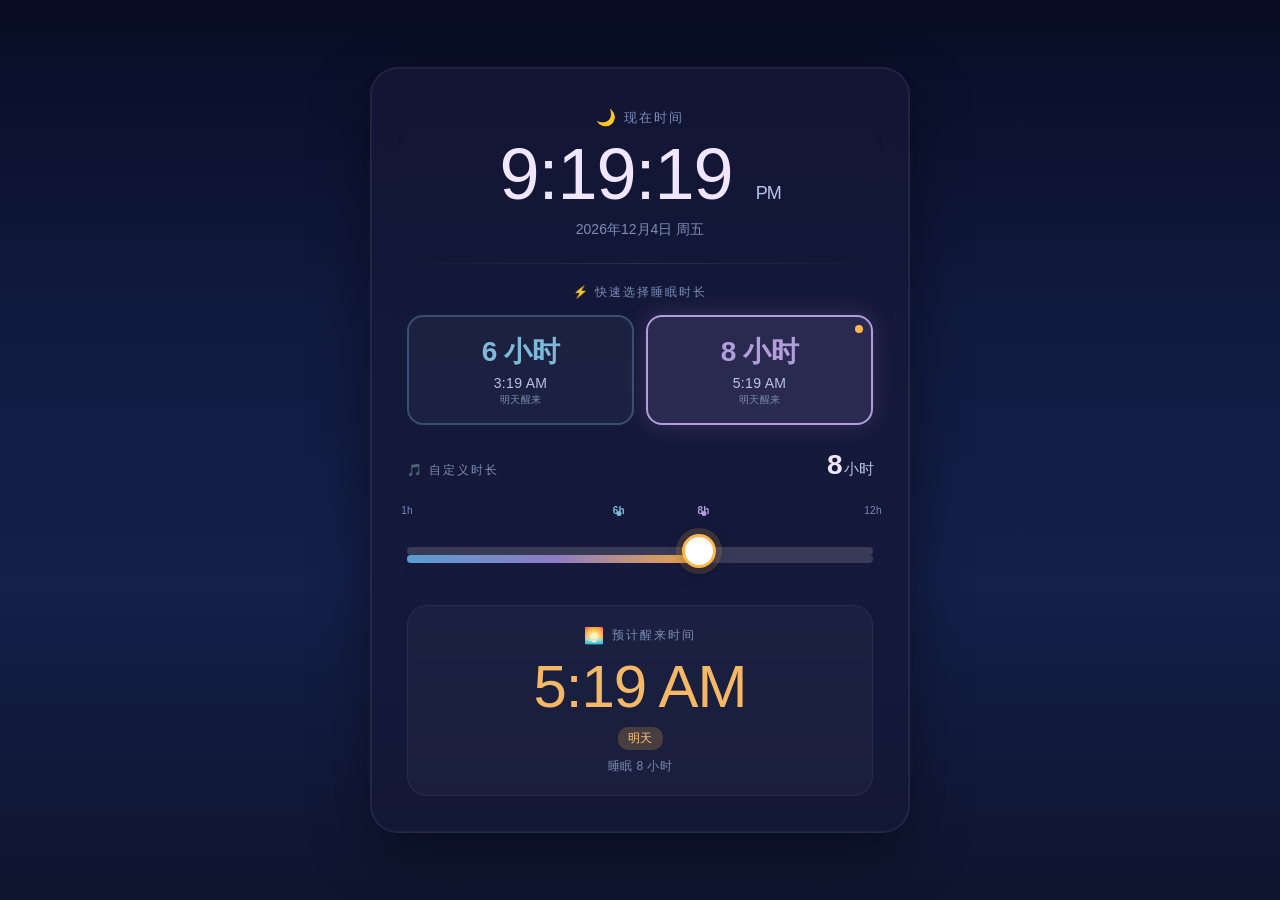
<file: tools/sleep-calculator.html>
<!DOCTYPE html>
<html lang="zh-CN">
<head>
    <meta charset="UTF-8">
    <meta name="viewport" content="width=device-width, initial-scale=1.0, viewport-fit=cover, user-scalable=no">
    <title>睡眠时间计算器</title>
    <style>

        /* 移动端触摸优化：消除300ms延迟+点击反馈 */
        a, button, [role=button], input[type=submit], input[type=button], [onclick] {
            touch-action: manipulation;
            -webkit-tap-highlight-color: rgba(0,0,0,0.12);
            cursor: pointer;
        }
        :root {
            --bg-start: #0b0d2e;
            --bg-mid: #111844;
            --bg-end: #0d1028;
            --card-bg: rgba(22, 25, 55, 0.75);
            --card-border: rgba(255, 255, 255, 0.08);
            --text-primary: #f0e6ff;
            --text-secondary: #b8c4e8;
            --text-muted: #7b8db5;
            --gold: #f5b866;
            --gold-light: #ffd08a;
            --accent-6h: #7eb8da;
            --accent-8h: #b39ddb;
            --accent-active: #ffb74d;
            --thumb-color: #ffb74d;
            --track-color: rgba(255, 255, 255, 0.15);
            --safe-bottom: env(safe-area-inset-bottom, 16px);
        }

        * { margin: 0; padding: 0; box-sizing: border-box; }

        body {
            font-family: -apple-system, BlinkMacSystemFont, 'SF Pro Display', 'PingFang SC', 'Helvetica Neue', sans-serif;
            background: linear-gradient(180deg, #080d24 0%, #111a40 35%, #141f4a 65%, #0e152e 100%);
            background-attachment: fixed;
            min-height: 100vh;
            min-height: 100dvh;
            display: flex;
            align-items: center;
            justify-content: center;
            padding: 20px;
            padding-bottom: calc(20px + var(--safe-bottom));
            -webkit-tap-highlight-color: transparent;
            -webkit-user-select: none;
            user-select: none;
            overflow-x: hidden;
            overflow-y: auto;
            position: relative;
        }

        html {
            background: #080d24;
        }

        /* ===== 星星背景 ===== */
        .stars-container {
            position: fixed; top: 0; left: 0;
            width: 100%; height: 100%;
            pointer-events: none; z-index: 0;
        }
        .star {
            position: absolute; border-radius: 50%;
            background: #fff;
            animation: twinkle var(--dur) ease-in-out infinite;
            animation-delay: var(--delay);
            opacity: 0;
        }
        @keyframes twinkle {
            0%, 100% { opacity: 0; transform: scale(0.8); }
            25% { opacity: var(--peak-opacity); transform: scale(1.3); }
            50% { opacity: 0.25; transform: scale(0.9); }
            75% { opacity: var(--peak-opacity); transform: scale(1.15); }
        }
        @keyframes floatUp {
            0%, 100% { transform: translateY(0); opacity: 0.6; }
            50% { transform: translateY(-6px); opacity: 1; }
        }
        @keyframes gentlePulse {
            0%, 100% { transform: scale(1); }
            50% { transform: scale(1.04); }
        }
        @keyframes wakeGlow {
            0%, 100% { box-shadow: 0 0 20px rgba(255, 183, 77, 0.3), 0 0 50px rgba(255, 183, 77, 0.1); }
            50% { box-shadow: 0 0 35px rgba(255, 183, 77, 0.55), 0 0 70px rgba(255, 183, 77, 0.25); }
        }
        @keyframes slideInUp {
            from { opacity: 0; transform: translateY(16px); }
            to { opacity: 1; transform: translateY(0); }
        }

        /* ===== 主容器 ===== */
        .main-container {
            position: relative; z-index: 1;
            width: 100%; max-width: 400px;
            background: var(--card-bg);
            backdrop-filter: blur(20px);
            -webkit-backdrop-filter: blur(20px);
            border-radius: 28px;
            border: 1px solid var(--card-border);
            padding: 28px 24px 28px;
            box-shadow: 0 20px 60px rgba(0, 0, 0, 0.4), 0 0 0 1px rgba(255, 255, 255, 0.05) inset;
            animation: slideInUp 0.6s ease-out;
        }

        /* ===== 当前时间 ===== */
        .current-time-section {
            text-align: center;
            margin-bottom: 24px;
        }
        .now-label {
            font-size: 13px; color: var(--text-muted);
            letter-spacing: 2px; text-transform: uppercase;
            margin-bottom: 8px; font-weight: 500;
            display: flex; align-items: center; justify-content: center; gap: 6px;
        }
        .now-label .moon-icon {
            font-size: 16px;
            animation: floatUp 4s ease-in-out infinite;
            display: inline-block;
        }
        .current-time-display {
            font-size: 52px; font-weight: 300;
            color: var(--text-primary); letter-spacing: -1px;
            line-height: 1.1;
            font-variant-numeric: tabular-nums;
            font-feature-settings: "tnum";
        }
        .current-time-display .time-colon {
            animation: gentlePulse 2s ease-in-out infinite;
            display: inline-block;
        }
        .current-time-display .ampm {
            font-size: 18px; font-weight: 400;
            color: var(--text-secondary);
            margin-left: 4px;
        }
        .current-date-display {
            font-size: 14px; color: var(--text-muted);
            margin-top: 6px; font-weight: 400;
        }

        /* ===== 分隔线 ===== */
        .divider {
            height: 1px;
            background: linear-gradient(90deg, transparent, rgba(255, 255, 255, 0.1), transparent);
            margin: 20px 0; border-radius: 1px;
        }

        /* ===== 快速选择 ===== */
        .quick-select-section { margin-bottom: 24px; }
        .section-label {
            font-size: 12px; color: var(--text-muted);
            letter-spacing: 2px; text-align: center;
            margin-bottom: 14px; font-weight: 500;
        }
        .quick-cards {
            display: flex; gap: 12px;
        }
        .quick-card {
            flex: 1;
            background: rgba(255, 255, 255, 0.04);
            border: 2px solid transparent;
            border-radius: 16px;
            padding: 16px 12px;
            text-align: center;
            cursor: pointer;
            transition: all 0.3s cubic-bezier(0.4, 0, 0.2, 1);
            position: relative;
            -webkit-tap-highlight-color: transparent;
            outline: none;
            display: flex; flex-direction: column;
            justify-content: center; align-items: center;
        }
        .quick-card:active {
            transform: scale(0.96);
            transition: transform 0.15s ease-out;
        }
        .quick-card.card-6h { border-color: rgba(126, 184, 218, 0.3); }
        .quick-card.card-6h.active {
            border-color: var(--accent-6h);
            background: rgba(126, 184, 218, 0.14);
            box-shadow: 0 0 24px rgba(126, 184, 218, 0.2);
        }
        .quick-card.card-8h { border-color: rgba(179, 157, 219, 0.3); }
        .quick-card.card-8h.active {
            border-color: var(--accent-8h);
            background: rgba(179, 157, 219, 0.14);
            box-shadow: 0 0 24px rgba(179, 157, 219, 0.2);
        }
        .quick-card .card-hours {
            font-size: 22px; font-weight: 600;
            color: var(--text-primary); letter-spacing: -0.5px;
        }
        .quick-card.card-6h .card-hours { color: var(--accent-6h); }
        .quick-card.card-8h .card-hours { color: var(--accent-8h); }
        .quick-card .card-wake-time {
            font-size: 14px; color: var(--text-secondary);
            margin-top: 4px; font-weight: 500; letter-spacing: 0.3px;
        }
        .quick-card .card-tag {
            font-size: 10px; color: var(--text-muted);
            margin-top: 2px; letter-spacing: 0.5px;
        }
        .quick-card .check-dot {
            position: absolute; top: 8px; right: 8px;
            width: 8px; height: 8px; border-radius: 50%;
            background: var(--accent-active);
            opacity: 0; transform: scale(0);
            transition: all 0.25s ease-out;
        }
        .quick-card.active .check-dot {
            opacity: 1; transform: scale(1);
        }

        /* ===== 自定义滑块 ===== */
        .custom-slider-section { margin-bottom: 24px; }
        .slider-header {
            display: flex; justify-content: space-between;
            align-items: baseline; margin-bottom: 16px;
        }
        .slider-label {
            font-size: 12px; color: var(--text-muted);
            letter-spacing: 2px; font-weight: 500;
        }
        .slider-value-display {
            font-size: 28px; font-weight: 600;
            color: var(--text-primary); letter-spacing: -0.5px;
            transition: all 0.2s ease;
        }
        .slider-value-display .unit {
            font-size: 15px; font-weight: 400;
            color: var(--text-secondary); margin-left: 2px;
        }

        .range-wrapper {
            position: relative; width: 100%; padding: 8px 0 4px;
        }
        .range-ticks {
            position: relative; width: 100%; height: 20px;
            margin-bottom: 4px; pointer-events: none;
        }
        .range-tick {
            position: absolute; top: 0;
            transform: translateX(-50%);
            font-size: 10px; color: var(--text-muted);
            font-weight: 500; letter-spacing: 0.3px;
        }
        .range-tick.tick-6h { left: 45.45%; color: var(--accent-6h); font-weight: 600; }
        .range-tick.tick-8h { left: 63.64%; color: var(--accent-8h); font-weight: 600; }

        .tick-dot {
            position: absolute; top: 14px;
            width: 4px; height: 4px; border-radius: 50%;
            background: rgba(255, 255, 255, 0.3);
            transform: translateX(-50%); pointer-events: none;
        }
        .tick-dot.dot-6h { left: 45.45%; background: var(--accent-6h); width: 5px; height: 5px; }
        .tick-dot.dot-8h { left: 63.64%; background: var(--accent-8h); width: 5px; height: 5px; }

        input[type="range"] {
            -webkit-appearance: none; appearance: none;
            width: 100%; height: 44px;
            background: transparent; cursor: pointer;
            outline: none; position: relative; z-index: 2;
            margin: 0; padding: 0;
        }
        input[type="range"]::-webkit-slider-runnable-track {
            -webkit-appearance: none; height: 8px;
            border-radius: 12px; background: var(--track-color);
            border: none;
        }
        .range-track-bg {
            position: absolute; bottom: 18px; left: 0;
            width: 100%; height: 8px; border-radius: 12px;
            background: var(--track-color);
            pointer-events: none; z-index: 0;
        }
        .range-track-fill {
            position: absolute; bottom: 18px; left: 0;
            height: 8px; border-radius: 12px;
            background: linear-gradient(90deg, #5b9ecf, #8e7cc4, #f0a840);
            pointer-events: none; z-index: 0;
            transition: width 0.15s ease-out;
        }
        input[type="range"]::-webkit-slider-thumb {
            -webkit-appearance: none; appearance: none;
            width: 34px; height: 34px; border-radius: 50%;
            background: #fff; border: 3px solid var(--thumb-color);
            cursor: pointer; margin-top: -13px;
            box-shadow: 0 4px 16px rgba(0, 0, 0, 0.35), 0 0 0 6px rgba(255, 183, 77, 0.18);
            transition: all 0.2s ease;
            position: relative; z-index: 3;
        }
        input[type="range"]::-webkit-slider-thumb:active {
            transform: scale(1.12);
            box-shadow: 0 6px 22px rgba(0, 0, 0, 0.45), 0 0 0 10px rgba(255, 183, 77, 0.28);
            border-color: #ff9f2e;
        }
        input[type="range"]::-moz-range-thumb {
            width: 34px; height: 34px; border-radius: 50%;
            background: #fff; border: 3px solid var(--thumb-color);
            cursor: pointer;
            box-shadow: 0 4px 16px rgba(0, 0, 0, 0.35), 0 0 0 6px rgba(255, 183, 77, 0.18);
        }
        input[type="range"]::-moz-range-track {
            height: 8px; border-radius: 12px;
            background: var(--track-color); border: none;
        }

        /* ===== 醒来时间 ===== */
        .wake-time-section {
            text-align: center;
            background: rgba(255, 255, 255, 0.03);
            border-radius: 20px;
            padding: 20px 16px;
            border: 1px solid rgba(255, 255, 255, 0.06);
            animation: wakeGlow 3s ease-in-out infinite;
            transition: all 0.3s ease;
        }
        .wake-label {
            font-size: 12px; color: var(--text-muted);
            letter-spacing: 2px; font-weight: 500;
            margin-bottom: 6px;
            display: flex; align-items: center;
            justify-content: center; gap: 6px;
        }
        .wake-label .icon-sun {
            font-size: 16px;
            animation: floatUp 3s ease-in-out infinite;
            display: inline-block;
        }
        .wake-time-display {
            font-size: 44px; font-weight: 300;
            color: var(--gold); letter-spacing: -1px;
            transition: all 0.3s cubic-bezier(0.4, 0, 0.2, 1);
            line-height: 1.2;
            font-variant-numeric: tabular-nums;
            font-feature-settings: "tnum";
        }
        .wake-date-tag {
            display: inline-block;
            font-size: 12px; font-weight: 500;
            color: #ffcc80;
            background: rgba(255, 183, 77, 0.15);
            border-radius: 10px;
            padding: 3px 10px; margin-top: 4px;
            letter-spacing: 0.5px;
            transition: all 0.25s ease;
        }
        .wake-sub-info {
            font-size: 12px; color: var(--text-muted);
            margin-top: 8px; letter-spacing: 0.5px;
        }

        /* ===== 响应式：手机小屏 (<=360px) ===== */
        @media screen and (max-width: 360px) {
            .current-time-display { font-size: 42px; }
            .current-time-display .ampm { font-size: 15px; }
            .wake-time-display { font-size: 36px; }
            .slider-value-display { font-size: 24px; }
            .quick-card .card-hours { font-size: 19px; }
            .quick-card .card-wake-time { font-size: 12px; }
            .quick-card { padding: 12px 8px; }
            .main-container { padding: 20px 16px 20px; border-radius: 24px; }
            input[type="range"]::-webkit-slider-thumb { width: 30px; height: 30px; margin-top: -11px; }
            .section-label, .slider-label, .wake-label { font-size: 11px; }
            .divider { margin: 14px 0; }
            .current-time-section { margin-bottom: 18px; }
            .quick-select-section { margin-bottom: 18px; }
            .custom-slider-section { margin-bottom: 18px; }
        }

        /* ===== 响应式：大手机/手机横屏 (481px ~ 768px) ===== */
        @media screen and (min-width: 481px) and (max-width: 768px) {
            body { padding: 24px; }
            .main-container { max-width: 480px; padding: 32px 28px 28px; }
            .current-time-display { font-size: 60px; }
            .current-time-display .ampm { font-size: 20px; }
            .wake-time-display { font-size: 50px; }
            .quick-card { padding: 18px 14px; }
            .quick-card .card-hours { font-size: 24px; }
            .quick-card .card-wake-time { font-size: 15px; }
            .slider-value-display { font-size: 32px; }
            input[type="range"]::-webkit-slider-thumb { width: 38px; height: 38px; margin-top: -15px; }
            input[type="range"]::-moz-range-thumb { width: 38px; height: 38px; }
            .range-tick { font-size: 11px; }
            .wake-time-section { padding: 22px 20px; }
        }

        /* ===== 响应式：平板竖屏 (769px ~ 1024px) ===== */
        @media screen and (min-width: 769px) and (max-width: 1024px) {
            body { padding: 32px; }
            .main-container { max-width: 520px; padding: 36px 32px 32px; border-radius: 32px; }
            .current-time-display { font-size: 68px; }
            .current-time-display .ampm { font-size: 22px; }
            .current-date-display { font-size: 16px; }
            .now-label { font-size: 14px; }
            .wake-time-display { font-size: 56px; }
            .section-label, .slider-label, .wake-label { font-size: 13px; }
            .quick-card { padding: 20px 16px; border-radius: 18px; }
            .quick-card .card-hours { font-size: 26px; }
            .quick-card .card-wake-time { font-size: 15px; }
            .quick-card .card-tag { font-size: 11px; }
            .slider-value-display { font-size: 36px; }
            .slider-value-display .unit { font-size: 17px; }
            input[type="range"]::-webkit-slider-thumb { width: 42px; height: 42px; margin-top: -17px; }
            input[type="range"]::-moz-range-thumb { width: 42px; height: 42px; }
            input[type="range"]::-webkit-slider-runnable-track { height: 10px; }
            .range-track-bg, .range-track-fill { height: 10px; bottom: 17px; }
            .range-tick { font-size: 12px; }
            .wake-time-section { padding: 24px 22px; border-radius: 22px; }
            .wake-date-tag { font-size: 13px; padding: 4px 12px; }
            .wake-sub-info { font-size: 13px; }
            .divider { margin: 24px 0; }
            .current-time-section { margin-bottom: 28px; }
            .quick-select-section { margin-bottom: 28px; }
            .custom-slider-section { margin-bottom: 28px; }
        }

        /* ===== 响应式：平板横屏/小桌面 (1025px ~ 1280px) ===== */
        @media screen and (min-width: 1025px) and (max-width: 1280px) {
            .main-container { max-width: 540px; padding: 40px 36px 36px; }
            .current-time-display { font-size: 72px; }
            .wake-time-display { font-size: 60px; }
            .quick-card .card-hours { font-size: 28px; }
        }

        /* ===== 响应式：大桌面 (>=1281px) ===== */
        @media screen and (min-width: 1281px) {
            .main-container { max-width: 560px; padding: 44px 40px 40px; }
            .current-time-display { font-size: 76px; }
            .wake-time-display { font-size: 64px; }
            .quick-card .card-hours { font-size: 30px; }
        }

        /* ===== 响应式：横屏低高度 ===== */
        @media screen and (orientation: landscape) and (max-height: 500px) {
            body { align-items: flex-start; padding: 12px 20px; }
            .main-container { max-width: 600px; padding: 16px 24px; border-radius: 20px; }
            .current-time-section { margin-bottom: 10px; }
            .current-time-display { font-size: 36px; }
            .current-time-display .ampm { font-size: 14px; }
            .now-label { font-size: 11px; margin-bottom: 4px; }
            .current-date-display { font-size: 12px; margin-top: 2px; }
            .divider { margin: 8px 0; }
            .quick-select-section { margin-bottom: 10px; }
            .section-label { font-size: 10px; margin-bottom: 8px; }
            .quick-cards { gap: 8px; }
            .quick-card { padding: 8px 10px; border-radius: 12px; }
            .quick-card .card-hours { font-size: 16px; }
            .quick-card .card-wake-time { font-size: 11px; }
            .custom-slider-section { margin-bottom: 10px; }
            .slider-header { margin-bottom: 10px; }
            .slider-value-display { font-size: 20px; }
            .wake-time-display { font-size: 30px; }
            .wake-time-section { padding: 10px 14px; border-radius: 16px; }
            .wake-label { font-size: 10px; margin-bottom: 2px; }
            .wake-date-tag { font-size: 10px; }
            .wake-sub-info { font-size: 10px; margin-top: 4px; }
            input[type="range"] { height: 32px; }
            input[type="range"]::-webkit-slider-thumb { width: 26px; height: 26px; margin-top: -9px; }
            input[type="range"]::-moz-range-thumb { width: 26px; height: 26px; }
        }

        /* ===== 高分辨率屏幕 ===== */
        @media screen and (-webkit-min-device-pixel-ratio: 2), screen and (min-resolution: 192dpi) {
            .main-container { border: 0.5px solid var(--card-border); }
            .divider { height: 0.5px; }
        }
    </style>
</head>
<body>

    <div class="stars-container" id="starsContainer"></div>

    <div class="main-container">
        <!-- 当前时间 -->
        <div class="current-time-section">
            <div class="now-label">
                <span class="moon-icon">&#127769;</span> 现在时间
            </div>
            <div class="current-time-display" id="currentTime">--:--</div>
            <div class="current-date-display" id="currentDate">----年--月--日 周-</div>
        </div>

        <div class="divider"></div>

        <!-- 快速选择 -->
        <div class="quick-select-section">
            <div class="section-label">&#9889; 快速选择睡眠时长</div>
            <div class="quick-cards">
                <button class="quick-card card-6h" id="card6h" onclick="selectPreset(6)">
                    <span class="check-dot"></span>
                    <span class="card-hours">6 小时</span>
                    <span class="card-wake-time" id="card6hWake">--:--</span>
                    <span class="card-tag" id="card6hTag"></span>
                </button>
                <button class="quick-card card-8h active" id="card8h" onclick="selectPreset(8)">
                    <span class="check-dot"></span>
                    <span class="card-hours">8 小时</span>
                    <span class="card-wake-time" id="card8hWake">--:--</span>
                    <span class="card-tag" id="card8hTag"></span>
                </button>
            </div>
        </div>

        <!-- 自定义滑块 -->
        <div class="custom-slider-section">
            <div class="slider-header">
                <span class="slider-label">&#127925; 自定义时长</span>
                <span class="slider-value-display" id="sliderValueDisplay">
                    <span id="sliderHours">8</span><span class="unit">小时</span>
                </span>
            </div>
            <div class="range-wrapper">
                <div class="range-ticks">
                    <span class="range-tick" style="left:0%;">1h</span>
                    <span class="range-tick tick-6h">6h</span>
                    <span class="range-tick tick-8h">8h</span>
                    <span class="range-tick" style="left:100%;">12h</span>
                </div>
                <div class="range-track-bg"></div>
                <div class="range-track-fill" id="rangeTrackFill"></div>
                <div class="tick-dot dot-6h"></div>
                <div class="tick-dot dot-8h"></div>
                <input type="range" id="sleepSlider" min="1" max="12" step="0.5" value="8" oninput="onSliderInput()" onchange="onSliderChange()">
            </div>
        </div>

        <!-- 醒来时间 -->
        <div class="wake-time-section" id="wakeSection">
            <div class="wake-label">
                <span class="icon-sun">&#127749;</span> 预计醒来时间
            </div>
            <div class="wake-time-display" id="wakeTimeDisplay">--:--</div>
            <span class="wake-date-tag" id="wakeDateTag">今天</span>
            <div class="wake-sub-info" id="wakeSubInfo">睡眠 8 小时</div>
        </div>
    </div>

    <script>
        (function() {
            const currentTimeEl = document.getElementById('currentTime');
            const currentDateEl = document.getElementById('currentDate');
            const sleepSlider = document.getElementById('sleepSlider');
            const sliderHoursEl = document.getElementById('sliderHours');
            const sliderValueDisplay = document.getElementById('sliderValueDisplay');
            const wakeTimeDisplay = document.getElementById('wakeTimeDisplay');
            const wakeDateTag = document.getElementById('wakeDateTag');
            const wakeSubInfo = document.getElementById('wakeSubInfo');
            const rangeTrackFill = document.getElementById('rangeTrackFill');
            const card6h = document.getElementById('card6h');
            const card8h = document.getElementById('card8h');
            const card6hWake = document.getElementById('card6hWake');
            const card8hWake = document.getElementById('card8hWake');
            const card6hTag = document.getElementById('card6hTag');
            const card8hTag = document.getElementById('card8hTag');
            const wakeSection = document.getElementById('wakeSection');
            const starsContainer = document.getElementById('starsContainer');

            function createStars() {
                const count = 45;
                const frag = document.createDocumentFragment();
                for (let i = 0; i < count; i++) {
                    const star = document.createElement('div');
                    star.classList.add('star');
                    const size = Math.random() * 2.5 + 1;
                    star.style.width = size + 'px';
                    star.style.height = size + 'px';
                    star.style.left = Math.random() * 100 + '%';
                    star.style.top = Math.random() * 100 + '%';
                    star.style.setProperty('--dur', (Math.random() * 5 + 3) + 's');
                    star.style.setProperty('--delay', (Math.random() * 8) + 's');
                    star.style.setProperty('--peak-opacity', (Math.random() * 0.6 + 0.4));
                    frag.appendChild(star);
                }
                starsContainer.appendChild(frag);
            }
            createStars();

            function formatTime(date) {
                let hours = date.getHours();
                const minutes = date.getMinutes();
                const ampm = hours >= 12 ? 'PM' : 'AM';
                hours = hours % 12;
                if (hours === 0) hours = 12;
                const minStr = minutes.toString().padStart(2, '0');
                return { timeStr: hours + ':' + minStr, ampm, full: hours + ':' + minStr + ' ' + ampm };
            }

            function formatDate(date) {
                const weekdays = ['日', '一', '二', '三', '四', '五', '六'];
                return date.getFullYear() + '年' + (date.getMonth() + 1) + '月' + date.getDate() + '日 周' + weekdays[date.getDay()];
            }

            function isDifferentDay(d1, d2) { return d1.toDateString() !== d2.toDateString(); }
            function getSleepHours() { return parseFloat(sleepSlider.value); }

            function formatSleepHours(hours) {
                return hours === Math.floor(hours) ? Math.floor(hours) + ' 小时' : Math.floor(hours) + '小时30分';
            }

            function calcWakeTime(sleepHours) {
                return new Date(Date.now() + sleepHours * 3600000);
            }

            function updateTrackFill() {
                const min = parseFloat(sleepSlider.min);
                const max = parseFloat(sleepSlider.max);
                const val = parseFloat(sleepSlider.value);
                rangeTrackFill.style.width = ((val - min) / (max - min)) * 100 + '%';
            }

            function updateAll(triggeredBySlider) {
                const now = new Date();
                const currentFormatted = formatTime(now);
                currentTimeEl.innerHTML = currentFormatted.timeStr +
                    '<span class="time-colon">:</span>' +
                    currentFormatted.timeStr.split(':')[1] +
                    ' <span class="ampm">' + currentFormatted.ampm + '</span>';
                currentDateEl.textContent = formatDate(now);

                const sleepHours = getSleepHours();
                sliderHoursEl.textContent = sleepHours === Math.floor(sleepHours) ? Math.floor(sleepHours) : sleepHours.toFixed(1);
                updateTrackFill();

                const wakeTime = calcWakeTime(sleepHours);
                const wakeFormatted = formatTime(wakeTime);
                wakeTimeDisplay.textContent = wakeFormatted.full;

                const isTomorrow = isDifferentDay(now, wakeTime);
                wakeDateTag.textContent = isTomorrow ? '明天' : '今天';
                wakeDateTag.style.background = isTomorrow ? 'rgba(255,183,77,0.2)' : 'rgba(255,255,255,0.08)';
                wakeDateTag.style.color = isTomorrow ? '#ffcc80' : '#b8c4e8';
                wakeSubInfo.textContent = '睡眠 ' + formatSleepHours(sleepHours);

                const wake6h = calcWakeTime(6);
                const w6 = formatTime(wake6h);
                card6hWake.textContent = w6.full;
                card6hTag.textContent = isDifferentDay(now, wake6h) ? '明天醒来' : '今天醒来';

                const wake8h = calcWakeTime(8);
                const w8 = formatTime(wake8h);
                card8hWake.textContent = w8.full;
                card8hTag.textContent = isDifferentDay(now, wake8h) ? '明天醒来' : '今天醒来';

                const tolerance = 0.15;
                card6h.classList.toggle('active', Math.abs(sleepHours - 6) <= tolerance);
                card8h.classList.toggle('active', Math.abs(sleepHours - 8) <= tolerance);
                if (Math.abs(sleepHours - 6) > tolerance && Math.abs(sleepHours - 8) > tolerance) {
                    card6h.classList.remove('active');
                    card8h.classList.remove('active');
                }

                if (triggeredBySlider) {
                    wakeSection.style.transform = 'scale(1.02)';
                    setTimeout(() => { wakeSection.style.transform = 'scale(1)'; }, 180);
                }
            }

            window.onSliderInput = function() { updateAll(true); };
            window.onSliderChange = function() { updateAll(true); };
            window.selectPreset = function(hours) {
                sleepSlider.value = hours;
                updateAll(true);
                if (navigator.vibrate) navigator.vibrate(12);
            };

            updateTrackFill();
            updateAll();
            setInterval(() => updateAll(false), 20000);
            document.addEventListener('visibilitychange', () => { if (!document.hidden) updateAll(false); });
            window.addEventListener('orientationchange', () => { setTimeout(() => { updateTrackFill(); updateAll(false); }, 300); });
            document.addEventListener('gesturestart', function(e) {
                if (e.target.tagName === 'INPUT' && e.target.type === 'range') e.preventDefault();
            }, { passive: false });
        })();
    </script>
</body>
</html>
</file>
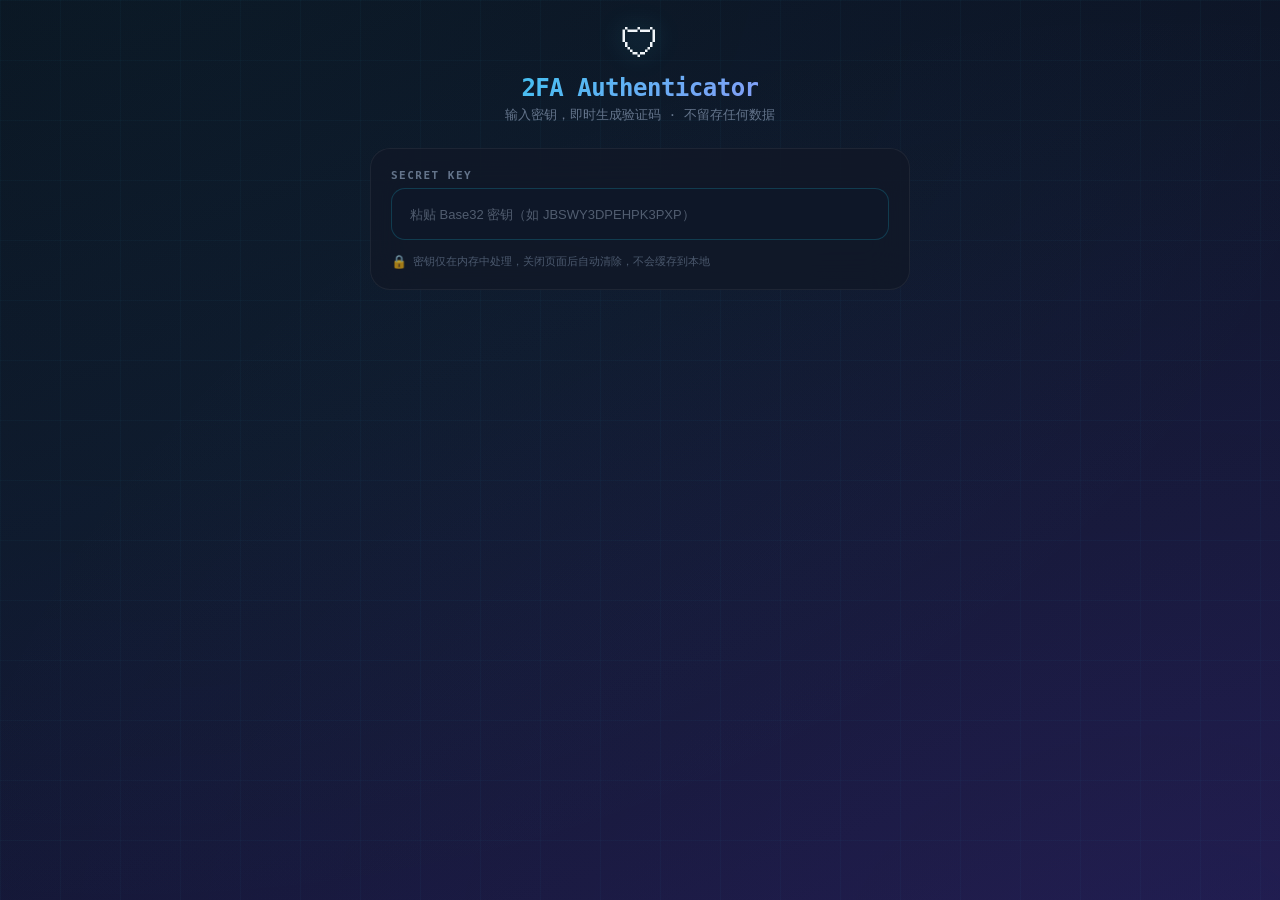
<file: tools/totp-authenticator.html>
<!DOCTYPE html>
<html lang="zh-CN">
<head>
    <meta charset="UTF-8">
    <meta name="viewport" content="width=device-width, initial-scale=1.0, viewport-fit=cover, user-scalable=no">
    <meta http-equiv="Cache-Control" content="no-store, no-cache, must-revalidate">
    <meta http-equiv="Pragma" content="no-cache">
    <meta http-equiv="Expires" content="0">
    <title>2FA 验证器</title>
    <style>

        /* 移动端触摸优化：消除300ms延迟+点击反馈 */
        a, button, [role=button], input[type=submit], input[type=button], [onclick] {
            touch-action: manipulation;
            -webkit-tap-highlight-color: rgba(0,0,0,0.12);
            cursor: pointer;
        }
        :root {
            --bg-primary: #0a0e1a;
            --bg-secondary: #111827;
            --card-bg: rgba(17, 24, 39, 0.85);
            --card-border: rgba(255, 255, 255, 0.06);
            --text-primary: #f1f5f9;
            --text-secondary: #94a3b8;
            --text-muted: #64748b;
            --accent: #22d3ee;
            --accent-dim: rgba(34, 211, 238, 0.15);
            --danger: #f43f5e;
            --success: #10b981;
            --warning: #f59e0b;
            --code-bg: rgba(0, 0, 0, 0.4);
            --safe-bottom: env(safe-area-inset-bottom, 16px);
        }

        * { margin: 0; padding: 0; box-sizing: border-box; }
        html { background: var(--bg-primary); }

        body {
            font-family: -apple-system, BlinkMacSystemFont, 'SF Pro Display', 'SF Mono', 'PingFang SC', 'Helvetica Neue', monospace;
            background: linear-gradient(160deg, #0a0e1a 0%, #0f172a 40%, #1e1b4b 100%);
            background-attachment: fixed;
            min-height: 100vh;
            min-height: 100dvh;
            display: flex;
            align-items: flex-start;
            justify-content: center;
            padding: 20px;
            padding-bottom: calc(20px + var(--safe-bottom));
            -webkit-tap-highlight-color: transparent;
            color: var(--text-primary);
            overflow-x: hidden;
        }

        /* 网格背景 */
        body::before {
            content: '';
            position: fixed; top: 0; left: 0;
            width: 100%; height: 100%;
            background-image:
                linear-gradient(rgba(34, 211, 238, 0.03) 1px, transparent 1px),
                linear-gradient(90deg, rgba(34, 211, 238, 0.03) 1px, transparent 1px);
            background-size: 60px 60px;
            pointer-events: none; z-index: 0;
        }
        body::after {
            content: '';
            position: fixed; top: -50%; left: -50%;
            width: 200%; height: 200%;
            background: radial-gradient(ellipse at 30% 20%, rgba(34, 211, 238, 0.06) 0%, transparent 50%),
                        radial-gradient(ellipse at 70% 80%, rgba(139, 92, 246, 0.04) 0%, transparent 50%);
            pointer-events: none; z-index: 0;
        }

        .app-container {
            position: relative; z-index: 1;
            width: 100%; max-width: 420px;
        }

        /* 头部 */
        .app-header {
            text-align: center;
            margin-bottom: 24px;
            animation: fadeInDown 0.5s ease-out;
        }
        .app-header .shield-icon {
            font-size: 40px;
            display: block;
            margin-bottom: 8px;
            filter: drop-shadow(0 0 12px rgba(34, 211, 238, 0.4));
        }
        .app-header h1 {
            font-size: 24px; font-weight: 700;
            letter-spacing: -0.5px;
            background: linear-gradient(135deg, var(--accent), #a78bfa);
            -webkit-background-clip: text;
            -webkit-text-fill-color: transparent;
            background-clip: text;
        }
        .app-header p {
            font-size: 13px; color: var(--text-muted);
            margin-top: 4px;
        }

        /* 输入卡片 */
        .input-card {
            background: var(--card-bg);
            backdrop-filter: blur(20px);
            -webkit-backdrop-filter: blur(20px);
            border: 1px solid var(--card-border);
            border-radius: 20px;
            padding: 20px;
            margin-bottom: 20px;
            animation: fadeInUp 0.5s ease-out 0.1s both;
        }
        .input-group {
            margin-bottom: 14px;
        }
        .input-group label {
            display: block;
            font-size: 11px; color: var(--text-muted);
            letter-spacing: 1.5px; text-transform: uppercase;
            margin-bottom: 6px; font-weight: 600;
        }
        .input-group input {
            width: 100%;
            background: rgba(15, 23, 42, 0.7);
            border: 1px solid rgba(34, 211, 238, 0.2);
            border-radius: 14px;
            padding: 16px 18px;
            font-size: 15px;
            color: var(--text-primary);
            font-family: 'SF Mono', 'Fira Code', 'Consolas', monospace;
            outline: none;
            transition: border-color 0.25s, box-shadow 0.25s;
            letter-spacing: 1.5px;
        }
        .input-group input::placeholder {
            color: rgba(148, 163, 184, 0.5);
            font-family: -apple-system, BlinkMacSystemFont, 'PingFang SC', sans-serif;
            letter-spacing: 0;
            font-size: 13px;
        }
        .input-group input:focus {
            border-color: rgba(34, 211, 238, 0.5);
            box-shadow: 0 0 0 3px rgba(34, 211, 238, 0.12), 0 0 20px rgba(34, 211, 238, 0.08);
        }
        .security-note {
            display: flex; align-items: center; gap: 6px;
            margin-top: 12px;
            font-size: 11px; color: var(--text-muted);
            opacity: 0.7;
        }
        .security-note .lock-icon { font-size: 13px; }

        /* 结果区域 */
        .result-card {
            background: var(--card-bg);
            backdrop-filter: blur(20px);
            -webkit-backdrop-filter: blur(20px);
            border: 1px solid var(--card-border);
            border-radius: 20px;
            padding: 24px 20px;
            text-align: center;
            animation: fadeInUp 0.4s ease-out;
            display: none;
        }
        .result-card.visible { display: block; }

        .result-label {
            font-size: 11px; color: var(--text-muted);
            letter-spacing: 1.5px; text-transform: uppercase;
            margin-bottom: 16px; font-weight: 600;
        }

        .totp-display {
            background: var(--code-bg);
            border-radius: 16px;
            padding: 20px 16px 16px;
            position: relative;
            overflow: hidden;
        }
        .progress-bar {
            position: absolute;
            top: 0; left: 0;
            width: 100%; height: 3px;
            background: rgba(255, 255, 255, 0.05);
        }
        .progress-fill {
            height: 100%;
            background: linear-gradient(90deg, var(--accent), #a78bfa);
            border-radius: 0 2px 2px 0;
            transition: width 1s linear;
        }
        .progress-fill.warning { background: linear-gradient(90deg, var(--warning), #f97316); }
        .progress-fill.danger { background: linear-gradient(90deg, var(--danger), #e11d48); }

        .code-row {
            display: flex;
            align-items: center;
            justify-content: center;
            gap: 12px;
            margin-top: 4px;
        }
        .totp-code {
            font-family: 'SF Mono', 'Fira Code', 'Consolas', 'Courier New', monospace;
            font-size: 38px;
            font-weight: 700;
            letter-spacing: 6px;
            color: var(--text-primary);
            line-height: 1.2;
        }
        .btn-copy {
            width: 42px; height: 42px;
            border-radius: 12px;
            background: rgba(255, 255, 255, 0.06);
            border: 1px solid rgba(255, 255, 255, 0.1);
            color: var(--text-secondary);
            cursor: pointer;
            display: flex; align-items: center; justify-content: center;
            font-size: 18px;
            transition: all 0.2s;
            flex-shrink: 0;
        }
        .btn-copy:hover {
            background: var(--accent-dim);
            border-color: rgba(34, 211, 238, 0.3);
            color: var(--accent);
        }
        .btn-copy:active { transform: scale(0.92); }
        .btn-copy.copied {
            background: rgba(16, 185, 129, 0.15);
            border-color: rgba(16, 185, 129, 0.3);
            color: var(--success);
        }
        .btn-copy.idle {
            opacity: 0.3;
            pointer-events: none;
        }

        .timer-row {
            display: flex;
            justify-content: center;
            align-items: center;
            gap: 8px;
            margin-top: 12px;
        }
        .timer-text {
            font-size: 13px;
            color: var(--text-muted);
            font-weight: 500;
            font-variant-numeric: tabular-nums;
        }
        .timer-text.warning { color: var(--warning); }
        .timer-text.danger { color: var(--danger); }
        .timer-dot {
            width: 6px; height: 6px;
            border-radius: 50%;
            background: var(--accent);
            animation: pulse 2s ease-in-out infinite;
        }
        .timer-dot.warning { background: var(--warning); }
        .timer-dot.danger { background: var(--danger); animation: none; }

        .btn-clear {
            margin-top: 16px;
            background: transparent;
            border: 1px solid rgba(244, 63, 94, 0.2);
            border-radius: 10px;
            padding: 8px 16px;
            font-size: 12px;
            color: var(--text-muted);
            cursor: pointer;
            transition: all 0.2s;
        }
        .btn-clear:hover {
            background: rgba(244, 63, 94, 0.1);
            border-color: rgba(244, 63, 94, 0.4);
            color: var(--danger);
        }

        /* Toast */
        .toast {
            position: fixed;
            bottom: calc(24px + var(--safe-bottom));
            left: 50%; transform: translateX(-50%) translateY(80px);
            background: rgba(16, 185, 129, 0.95);
            color: #fff;
            padding: 10px 20px;
            border-radius: 12px;
            font-size: 13px; font-weight: 600;
            pointer-events: none;
            opacity: 0;
            transition: all 0.3s cubic-bezier(0.4, 0, 0.2, 1);
            z-index: 100;
            backdrop-filter: blur(10px);
        }
        .toast.show {
            opacity: 1;
            transform: translateX(-50%) translateY(0);
        }

        @keyframes fadeInDown {
            from { opacity: 0; transform: translateY(-12px); }
            to { opacity: 1; transform: translateY(0); }
        }
        @keyframes fadeInUp {
            from { opacity: 0; transform: translateY(12px); }
            to { opacity: 1; transform: translateY(0); }
        }
        @keyframes pulse {
            0%, 100% { opacity: 1; }
            50% { opacity: 0.4; }
        }

        /* 响应式 */
        @media screen and (max-width: 360px) {
            .totp-code { font-size: 30px; letter-spacing: 4px; }
            .input-card { padding: 16px; }
            .result-card { padding: 18px 16px; }
        }
        @media screen and (min-width: 481px) and (max-width: 768px) {
            .app-container { max-width: 480px; }
            .totp-code { font-size: 42px; }
        }
        @media screen and (min-width: 769px) and (max-width: 1024px) {
            .app-container { max-width: 520px; }
            .totp-code { font-size: 46px; letter-spacing: 8px; }
        }
        @media screen and (min-width: 1025px) {
            .app-container { max-width: 540px; }
        }
        @media screen and (orientation: landscape) and (max-height: 500px) {
            body { align-items: flex-start; padding: 12px 20px; }
            .app-header { margin-bottom: 12px; }
            .app-header .shield-icon { font-size: 28px; }
            .app-header h1 { font-size: 20px; }
            .input-card { padding: 14px; margin-bottom: 12px; }
            .input-group { margin-bottom: 10px; }
            .result-card { padding: 16px 14px; }
            .totp-code { font-size: 30px; letter-spacing: 4px; }
        }
    </style>
</head>
<body>

    <div class="app-container">
        <div class="app-header">
            <span class="shield-icon">&#128737;</span>
            <h1>2FA Authenticator</h1>
            <p>输入密钥，即时生成验证码 · 不留存任何数据</p>
        </div>

        <div class="input-card">
            <div class="input-group">
                <label>Secret Key</label>
                <input type="text" id="secretKey" placeholder="粘贴 Base32 密钥（如 JBSWY3DPEHPK3PXP）" autocomplete="off" spellcheck="false">
            </div>
            <div class="security-note">
                <span class="lock-icon">&#128274;</span>
                密钥仅在内存中处理，关闭页面后自动清除，不会缓存到本地
            </div>
        </div>

        <div class="result-card" id="resultCard">
            <div class="result-label">当前验证码</div>
            <div class="totp-display">
                <div class="progress-bar">
                    <div class="progress-fill" id="progressFill"></div>
                </div>
                <div class="code-row">
                    <div class="totp-code" id="totpCode">------</div>
                    <button class="btn-copy idle" id="btnCopy" onclick="copyCode()" title="复制验证码">&#128203;</button>
                </div>
            </div>
            <div class="timer-row">
                <div class="timer-dot" id="timerDot"></div>
                <span class="timer-text" id="timerText">30s 后刷新</span>
            </div>
            <button class="btn-clear" onclick="clearAll()">&#128465; 清除密钥</button>
        </div>
    </div>

    <div class="toast" id="toast"></div>

    <script>
    (function() {
        // ===== 安全策略 =====
        // 所有数据仅存在内存变量中，绝不写入 localStorage / sessionStorage / Cookie
        // 页面关闭时变量自动销毁

        let currentSecret = null;  // Uint8Array，仅内存
        let updateTimer = null;
        const PERIOD = 30;
        const DIGITS = 6;

        // ===== Base32 解码 =====
        const BASE32 = 'ABCDEFGHIJKLMNOPQRSTUVWXYZ234567';
        function base32Decode(str) {
            str = str.replace(/[\s=-]+/g, '').toUpperCase();
            let bits = '';
            for (let i = 0; i < str.length; i++) {
                const val = BASE32.indexOf(str[i]);
                if (val === -1) continue;
                bits += val.toString(2).padStart(5, '0');
            }
            const bytes = [];
            for (let i = 0; i + 8 <= bits.length; i += 8) {
                bytes.push(parseInt(bits.substr(i, 8), 2));
            }
            return new Uint8Array(bytes);
        }

        // ===== TOTP 生成 =====
        async function computeTOTP(secretBytes) {
            const key = await crypto.subtle.importKey(
                'raw', secretBytes, { name: 'HMAC', hash: 'SHA-1' }, false, ['sign']
            );
            const epoch = Math.floor(Date.now() / 1000);
            const counter = Math.floor(epoch / PERIOD);
            const counterBytes = new Uint8Array(8);
            let tmp = counter;
            for (let i = 7; i >= 0; i--) {
                counterBytes[i] = tmp & 0xff;
                tmp = Math.floor(tmp / 256);
            }
            const sig = new Uint8Array(await crypto.subtle.sign('HMAC', key, counterBytes));
            const offset = sig[sig.length - 1] & 0x0f;
            let binary = 0;
            for (let i = 0; i < 4; i++) {
                binary = (binary << 8) | sig[offset + i];
            }
            binary &= 0x7fffffff;
            return (binary % Math.pow(10, DIGITS)).toString().padStart(DIGITS, '0');
        }

        function getRemaining() {
            return PERIOD - (Math.floor(Date.now() / 1000) % PERIOD);
        }

        // ===== UI 元素 =====
        const secretInput = document.getElementById('secretKey');
        const resultCard = document.getElementById('resultCard');
        const totpCodeEl = document.getElementById('totpCode');
        const progressFill = document.getElementById('progressFill');
        const timerText = document.getElementById('timerText');
        const timerDot = document.getElementById('timerDot');
        const btnCopy = document.getElementById('btnCopy');

        // ===== 生成 =====
        window.generate = async function() {
            const raw = secretInput.value.trim();
            if (!raw) {
                showToast('请输入 Secret Key', true);
                secretInput.focus();
                return;
            }

            // 去除常见分隔符后，检查是否只含合法 Base32 字符
            const stripped = raw.replace(/[\s=-]+/g, '');
            if (!/^[A-Za-z2-7]+$/.test(stripped)) {
                showToast('包含无效字符，请输入正确的 Base32 密钥', true);
                return;
            }

            const clean = stripped.toUpperCase();
            if (clean.length < 16) {
                showToast('密钥太短（至少16位 Base32 字符）', true);
                return;
            }

            // 检测是否像普通英文文本而非密钥
            // 真实 Base32 密钥通常包含数字 2-7，纯字母且长度刚好 16-30 的需额外提醒
            const hasDigits = /[2-7]/.test(clean);
            if (!hasDigits && clean.length <= 32) {
                showToast('该内容可能不是密钥，请确认后重新输入', true);
                return;
            }

            try {
                currentSecret = base32Decode(clean);
            } catch(e) {
                showToast('密钥格式无效', true);
                return;
            }

            // 立即显示结果
            resultCard.classList.add('visible');
            btnCopy.classList.remove('idle');
            await updateDisplay();
            startTimer();
            showToast('验证码已生成');
        };

        // ===== 更新显示 =====
        async function updateDisplay() {
            if (!currentSecret) return;
            try {
                const code = await computeTOTP(currentSecret);
                totpCodeEl.textContent = code;
            } catch(e) {
                totpCodeEl.textContent = 'ERROR';
            }
            updateProgress();
        }

        function updateProgress() {
            const remaining = getRemaining();
            const pct = (remaining / PERIOD) * 100;
            progressFill.style.width = pct + '%';

            const isWarning = remaining <= 10 && remaining > 5;
            const isDanger = remaining <= 5;

            progressFill.className = 'progress-fill' + (isDanger ? ' danger' : isWarning ? ' warning' : '');
            timerText.className = 'timer-text' + (isDanger ? ' danger' : isWarning ? ' warning' : '');
            timerText.textContent = remaining + 's 后刷新';
            timerDot.className = 'timer-dot' + (isDanger ? ' danger' : isWarning ? ' warning' : '');
        }

        // ===== 定时器 =====
        function startTimer() {
            if (updateTimer) clearInterval(updateTimer);
            updateDisplay();
            updateTimer = setInterval(updateDisplay, 1000);
        }

        // ===== 复制 =====
        window.copyCode = function() {
            const code = totpCodeEl.textContent;
            if (!code || code === '------' || code === 'ERROR') return;

            if (navigator.clipboard && navigator.clipboard.writeText) {
                navigator.clipboard.writeText(code);
            } else {
                const ta = document.createElement('textarea');
                ta.value = code;
                ta.style.cssText = 'position:fixed;opacity:0';
                document.body.appendChild(ta);
                ta.select();
                document.execCommand('copy');
                document.body.removeChild(ta);
            }

            btnCopy.classList.add('copied');
            btnCopy.innerHTML = '&#10003;';
            setTimeout(() => {
                btnCopy.classList.remove('copied');
                btnCopy.innerHTML = '&#128203;';
            }, 1500);
            showToast('验证码已复制');
        };

        // ===== 清除 =====
        window.clearAll = function(skipInput) {
            currentSecret = null;
            if (updateTimer) { clearInterval(updateTimer); updateTimer = null; }
            resultCard.classList.remove('visible');
            totpCodeEl.textContent = '------';
            btnCopy.classList.add('idle');
            btnCopy.classList.remove('copied');
            if (!skipInput) {
                secretInput.value = '';
                secretInput.focus();
            }
            showToast('密钥已从内存中清除');
        };

        // ===== Toast =====
        let toastTimer = null;
        function showToast(msg, isWarn) {
            const toast = document.getElementById('toast');
            toast.textContent = msg;
            toast.style.background = isWarn
                ? 'rgba(245, 158, 11, 0.95)'
                : 'rgba(16, 185, 129, 0.95)';
            toast.classList.add('show');
            clearTimeout(toastTimer);
            toastTimer = setTimeout(() => toast.classList.remove('show'), 2000);
        }

        // ===== 自动检测输入 =====
        let detectTimer = null;
        function scheduleDetect() {
            clearTimeout(detectTimer);
            detectTimer = setTimeout(() => {
                const raw = secretInput.value.trim().replace(/\s/g, '');
                if (!raw) {
                    // 输入框清空时隐藏结果
                    window.clearAll();
                    return;
                }
                window.generate();
            }, 300);
        }

        secretInput.addEventListener('input', scheduleDetect);
        secretInput.addEventListener('paste', function() {
            // 粘贴后稍等一下让值写入，再触发检测
            setTimeout(scheduleDetect, 50);
        });

        // ===== 键盘 =====
        secretInput.addEventListener('keydown', function(e) {
            if (e.key === 'Enter') {
                clearTimeout(detectTimer);
                window.generate();
            }
        });

        // ===== 页面卸载时清除 =====
        window.addEventListener('beforeunload', function() {
            currentSecret = null;
        });

        // ===== 阻止意外缓存 =====
        // 通过 meta 标签已禁止缓存，此处额外清理
        if ('storage' in window) {
            // 不使用任何 storage
        }
    })();
    </script>
</body>
</html>
</file>
<file: tools/tphx/noty.min.css>
#noty_layout__bottom,#noty_layout__bottomCenter,#noty_layout__bottomLeft,#noty_layout__bottomRight,#noty_layout__center,#noty_layout__centerLeft,#noty_layout__centerRight,#noty_layout__top,#noty_layout__topCenter,#noty_layout__topLeft,#noty_layout__topRight,.noty_layout_mixin{position:fixed;margin:0;padding:0;z-index:9999999;-webkit-transform:translateZ(0) scale(1,1);transform:translateZ(0) scale(1,1);-webkit-backface-visibility:hidden;backface-visibility:hidden;-webkit-font-smoothing:subpixel-antialiased;filter:blur(0);-webkit-filter:blur(0);max-width:90%}#noty_layout__top{top:0;left:5%;width:90%}#noty_layout__topLeft{top:20px;left:20px;width:325px}#noty_layout__topCenter{top:5%;left:50%;width:325px;-webkit-transform:translate(-webkit-calc(-50% - .5px)) translateZ(0) scale(1,1);transform:translate(calc(-50% - .5px)) translateZ(0) scale(1,1)}#noty_layout__topRight{top:20px;right:20px;width:325px}#noty_layout__bottom{bottom:0;left:5%;width:90%}#noty_layout__bottomLeft{bottom:20px;left:20px;width:325px}#noty_layout__bottomCenter{bottom:5%;left:50%;width:325px;-webkit-transform:translate(-webkit-calc(-50% - .5px)) translateZ(0) scale(1,1);transform:translate(calc(-50% - .5px)) translateZ(0) scale(1,1)}#noty_layout__bottomRight{bottom:20px;right:20px;width:325px}#noty_layout__center{top:50%;left:50%;width:325px;-webkit-transform:translate(-webkit-calc(-50% - .5px),-webkit-calc(-50% - .5px)) translateZ(0) scale(1,1);transform:translate(calc(-50% - .5px),calc(-50% - .5px)) translateZ(0) scale(1,1)}#noty_layout__centerLeft{top:50%;left:20px;width:325px;-webkit-transform:translate(0,-webkit-calc(-50% - .5px)) translateZ(0) scale(1,1);transform:translate(0,calc(-50% - .5px)) translateZ(0) scale(1,1)}#noty_layout__centerRight{top:50%;right:20px;width:325px;-webkit-transform:translate(0,-webkit-calc(-50% - .5px)) translateZ(0) scale(1,1);transform:translate(0,calc(-50% - .5px)) translateZ(0) scale(1,1)}.noty_progressbar{display:none}.noty_has_timeout.noty_has_progressbar .noty_progressbar{display:block;position:absolute;left:0;bottom:0;height:3px;width:100%;background-color:#646464;opacity:.2}.noty_bar{-webkit-backface-visibility:hidden;-webkit-transform:translate(0,0) translateZ(0) scale(1,1);-ms-transform:translate(0,0) scale(1,1);transform:translate(0,0) scale(1,1);-webkit-font-smoothing:subpixel-antialiased;overflow:hidden}.noty_effects_open{opacity:0;-webkit-transform:translate(50%);-ms-transform:translate(50%);transform:translate(50%);-webkit-animation:noty_anim_in .5s cubic-bezier(.68,-.55,.265,1.55);animation:noty_anim_in .5s cubic-bezier(.68,-.55,.265,1.55);-webkit-animation-fill-mode:forwards;animation-fill-mode:forwards}.noty_effects_close{-webkit-animation:noty_anim_out .5s cubic-bezier(.68,-.55,.265,1.55);animation:noty_anim_out .5s cubic-bezier(.68,-.55,.265,1.55);-webkit-animation-fill-mode:forwards;animation-fill-mode:forwards}.noty_fix_effects_height{-webkit-animation:noty_anim_height 75ms ease-out;animation:noty_anim_height 75ms ease-out}.noty_close_with_click{cursor:pointer}.noty_close_button{position:absolute;top:2px;right:2px;font-weight:700;width:20px;height:20px;text-align:center;line-height:20px;background-color:rgba(0,0,0,.05);border-radius:2px;cursor:pointer;-webkit-transition:all .2s ease-out;transition:all .2s ease-out}.noty_close_button:hover{background-color:rgba(0,0,0,.1)}.noty_modal{position:fixed;width:100%;height:100%;background-color:#000;z-index:10000;opacity:.3;left:0;top:0}.noty_modal.noty_modal_open{opacity:0;-webkit-animation:noty_modal_in .3s ease-out;animation:noty_modal_in .3s ease-out}.noty_modal.noty_modal_close{-webkit-animation:noty_modal_out .3s ease-out;animation:noty_modal_out .3s ease-out;-webkit-animation-fill-mode:forwards;animation-fill-mode:forwards}@-webkit-keyframes noty_modal_in{100%{opacity:.3}}@keyframes noty_modal_in{100%{opacity:.3}}@-webkit-keyframes noty_modal_out{100%{opacity:0}}@keyframes noty_modal_out{100%{opacity:0}}@keyframes noty_modal_out{100%{opacity:0}}@-webkit-keyframes noty_anim_in{100%{-webkit-transform:translate(0);transform:translate(0);opacity:1}}@keyframes noty_anim_in{100%{-webkit-transform:translate(0);transform:translate(0);opacity:1}}@-webkit-keyframes noty_anim_out{100%{-webkit-transform:translate(50%);transform:translate(50%);opacity:0}}@keyframes noty_anim_out{100%{-webkit-transform:translate(50%);transform:translate(50%);opacity:0}}@-webkit-keyframes noty_anim_height{100%{height:0}}@keyframes noty_anim_height{100%{height:0}}.noty_theme__relax.noty_bar{margin:4px 0;overflow:hidden;border-radius:2px;position:relative}.noty_theme__relax.noty_bar .noty_body{padding:10px}.noty_theme__relax.noty_bar .noty_buttons{border-top:1px solid #e7e7e7;padding:5px 10px}.noty_theme__relax.noty_type__alert,.noty_theme__relax.noty_type__notification{background-color:#fff;border:1px solid #dedede;color:#444}.noty_theme__relax.noty_type__warning{background-color:#ffeaa8;border:1px solid #ffc237;color:#826200}.noty_theme__relax.noty_type__warning .noty_buttons{border-color:#dfaa30}.noty_theme__relax.noty_type__error{background-color:#ff8181;border:1px solid #e25353;color:#fff}.noty_theme__relax.noty_type__error .noty_buttons{border-color:#8b0000}.noty_theme__relax.noty_type__info,.noty_theme__relax.noty_type__information{background-color:#78c5e7;border:1px solid #3badd6;color:#fff}.noty_theme__relax.noty_type__info .noty_buttons,.noty_theme__relax.noty_type__information .noty_buttons{border-color:#0b90c4}.noty_theme__relax.noty_type__success{background-color:#bcf5bc;border:1px solid #7cdd77;color:#006400}.noty_theme__relax.noty_type__success .noty_buttons{border-color:#50c24e}.noty_theme__metroui.noty_bar{margin:4px 0;overflow:hidden;position:relative;box-shadow:rgba(0,0,0,.298039) 0 0 5px 0}.noty_theme__metroui.noty_bar .noty_progressbar{position:absolute;left:0;bottom:0;height:3px;width:100%;background-color:#000;opacity:.2}.noty_theme__metroui.noty_bar .noty_body{padding:1.25em;font-size:14px}.noty_theme__metroui.noty_bar .noty_buttons{padding:0 10px .5em 10px}.noty_theme__metroui.noty_type__alert,.noty_theme__metroui.noty_type__notification{background-color:#fff;color:#1d1d1d}.noty_theme__metroui.noty_type__warning{background-color:#fa6800;color:#fff}.noty_theme__metroui.noty_type__error{background-color:#ce352c;color:#fff}.noty_theme__metroui.noty_type__info,.noty_theme__metroui.noty_type__information{background-color:#1ba1e2;color:#fff}.noty_theme__metroui.noty_type__success{background-color:#60a917;color:#fff}.noty_theme__mint.noty_bar{margin:4px 0;overflow:hidden;border-radius:2px;position:relative}.noty_theme__mint.noty_bar .noty_body{padding:10px;font-size:14px}.noty_theme__mint.noty_bar .noty_buttons{padding:10px}.noty_theme__mint.noty_type__alert,.noty_theme__mint.noty_type__notification{background-color:#fff;border-bottom:1px solid #d1d1d1;color:#2f2f2f}.noty_theme__mint.noty_type__warning{background-color:#ffae42;border-bottom:1px solid #e89f3c;color:#fff}.noty_theme__mint.noty_type__error{background-color:#de636f;border-bottom:1px solid #ca5a65;color:#fff}.noty_theme__mint.noty_type__info,.noty_theme__mint.noty_type__information{background-color:#7f7eff;border-bottom:1px solid #7473e8;color:#fff}.noty_theme__mint.noty_type__success{background-color:#afc765;border-bottom:1px solid #a0b55c;color:#fff}.noty_theme__sunset.noty_bar{margin:4px 0;overflow:hidden;border-radius:2px;position:relative}.noty_theme__sunset.noty_bar .noty_body{padding:10px;font-size:14px;text-shadow:1px 1px 1px rgba(0,0,0,.1)}.noty_theme__sunset.noty_bar .noty_buttons{padding:10px}.noty_theme__sunset.noty_type__alert,.noty_theme__sunset.noty_type__notification{background-color:#073b4c;color:#fff}.noty_theme__sunset.noty_type__alert .noty_progressbar,.noty_theme__sunset.noty_type__notification .noty_progressbar{background-color:#fff}.noty_theme__sunset.noty_type__warning{background-color:#ffd166;color:#fff}.noty_theme__sunset.noty_type__error{background-color:#ef476f;color:#fff}.noty_theme__sunset.noty_type__error .noty_progressbar{opacity:.4}.noty_theme__sunset.noty_type__info,.noty_theme__sunset.noty_type__information{background-color:#118ab2;color:#fff}.noty_theme__sunset.noty_type__info .noty_progressbar,.noty_theme__sunset.noty_type__information .noty_progressbar{opacity:.6}.noty_theme__sunset.noty_type__success{background-color:#06d6a0;color:#fff}.noty_theme__bootstrap-v3.noty_bar{margin:4px 0;overflow:hidden;position:relative;border:1px solid transparent;border-radius:4px}.noty_theme__bootstrap-v3.noty_bar .noty_body{padding:15px}.noty_theme__bootstrap-v3.noty_bar .noty_buttons{padding:10px}.noty_theme__bootstrap-v3.noty_bar .noty_close_button{font-size:21px;font-weight:700;line-height:1;color:#000;text-shadow:0 1px 0 #fff;opacity:.2;background:0 0}.noty_theme__bootstrap-v3.noty_bar .noty_close_button:hover{background:0 0;text-decoration:none;cursor:pointer;opacity:.5}.noty_theme__bootstrap-v3.noty_type__alert,.noty_theme__bootstrap-v3.noty_type__notification{background-color:#fff;color:inherit}.noty_theme__bootstrap-v3.noty_type__warning{background-color:#fcf8e3;color:#8a6d3b;border-color:#faebcc}.noty_theme__bootstrap-v3.noty_type__error{background-color:#f2dede;color:#a94442;border-color:#ebccd1}.noty_theme__bootstrap-v3.noty_type__info,.noty_theme__bootstrap-v3.noty_type__information{background-color:#d9edf7;color:#31708f;border-color:#bce8f1}.noty_theme__bootstrap-v3.noty_type__success{background-color:#dff0d8;color:#3c763d;border-color:#d6e9c6}.noty_theme__bootstrap-v4.noty_bar{margin:4px 0;overflow:hidden;position:relative;border:1px solid transparent;border-radius:.25rem}.noty_theme__bootstrap-v4.noty_bar .noty_body{padding:.75rem 1.25rem}.noty_theme__bootstrap-v4.noty_bar .noty_buttons{padding:10px}.noty_theme__bootstrap-v4.noty_bar .noty_close_button{font-size:1.5rem;font-weight:700;line-height:1;color:#000;text-shadow:0 1px 0 #fff;opacity:.5;background:0 0}.noty_theme__bootstrap-v4.noty_bar .noty_close_button:hover{background:0 0;text-decoration:none;cursor:pointer;opacity:.75}.noty_theme__bootstrap-v4.noty_type__alert,.noty_theme__bootstrap-v4.noty_type__notification{background-color:#fff;color:inherit}.noty_theme__bootstrap-v4.noty_type__warning{background-color:#fcf8e3;color:#8a6d3b;border-color:#faebcc}.noty_theme__bootstrap-v4.noty_type__error{background-color:#f2dede;color:#a94442;border-color:#ebccd1}.noty_theme__bootstrap-v4.noty_type__info,.noty_theme__bootstrap-v4.noty_type__information{background-color:#d9edf7;color:#31708f;border-color:#bce8f1}.noty_theme__bootstrap-v4.noty_type__success{background-color:#dff0d8;color:#3c763d;border-color:#d6e9c6}.noty_theme__semanticui.noty_bar{margin:4px 0;overflow:hidden;position:relative;border:1px solid transparent;font-size:1em;border-radius:.28571429rem;box-shadow:0 0 0 1px rgba(34,36,38,.22) inset,0 0 0 0 transparent}.noty_theme__semanticui.noty_bar .noty_body{padding:1em 1.5em;line-height:1.4285em}.noty_theme__semanticui.noty_bar .noty_buttons{padding:10px}.noty_theme__semanticui.noty_type__alert,.noty_theme__semanticui.noty_type__notification{background-color:#f8f8f9;color:rgba(0,0,0,.87)}.noty_theme__semanticui.noty_type__warning{background-color:#fffaf3;color:#573a08;box-shadow:0 0 0 1px #c9ba9b inset,0 0 0 0 transparent}.noty_theme__semanticui.noty_type__error{background-color:#fff6f6;color:#9f3a38;box-shadow:0 0 0 1px #e0b4b4 inset,0 0 0 0 transparent}.noty_theme__semanticui.noty_type__info,.noty_theme__semanticui.noty_type__information{background-color:#f8ffff;color:#276f86;box-shadow:0 0 0 1px #a9d5de inset,0 0 0 0 transparent}.noty_theme__semanticui.noty_type__success{background-color:#fcfff5;color:#2c662d;box-shadow:0 0 0 1px #a3c293 inset,0 0 0 0 transparent}.noty_theme__nest.noty_bar{margin:0 0 15px 0;overflow:hidden;border-radius:2px;position:relative;box-shadow:rgba(0,0,0,.098039) 5px 4px 10px 0}.noty_theme__nest.noty_bar .noty_body{padding:10px;font-size:14px;text-shadow:1px 1px 1px rgba(0,0,0,.1)}.noty_theme__nest.noty_bar .noty_buttons{padding:10px}.noty_layout .noty_theme__nest.noty_bar{z-index:5}.noty_layout .noty_theme__nest.noty_bar:nth-child(2){position:absolute;top:0;margin-top:4px;margin-right:-4px;margin-left:4px;z-index:4;width:100%}.noty_layout .noty_theme__nest.noty_bar:nth-child(3){position:absolute;top:0;margin-top:8px;margin-right:-8px;margin-left:8px;z-index:3;width:100%}.noty_layout .noty_theme__nest.noty_bar:nth-child(4){position:absolute;top:0;margin-top:12px;margin-right:-12px;margin-left:12px;z-index:2;width:100%}.noty_layout .noty_theme__nest.noty_bar:nth-child(5){position:absolute;top:0;margin-top:16px;margin-right:-16px;margin-left:16px;z-index:1;width:100%}.noty_layout .noty_theme__nest.noty_bar:nth-child(n+6){position:absolute;top:0;margin-top:20px;margin-right:-20px;margin-left:20px;z-index:-1;width:100%}#noty_layout__bottomLeft .noty_theme__nest.noty_bar:nth-child(2),#noty_layout__topLeft .noty_theme__nest.noty_bar:nth-child(2){margin-top:4px;margin-left:-4px;margin-right:4px}#noty_layout__bottomLeft .noty_theme__nest.noty_bar:nth-child(3),#noty_layout__topLeft .noty_theme__nest.noty_bar:nth-child(3){margin-top:8px;margin-left:-8px;margin-right:8px}#noty_layout__bottomLeft .noty_theme__nest.noty_bar:nth-child(4),#noty_layout__topLeft .noty_theme__nest.noty_bar:nth-child(4){margin-top:12px;margin-left:-12px;margin-right:12px}#noty_layout__bottomLeft .noty_theme__nest.noty_bar:nth-child(5),#noty_layout__topLeft .noty_theme__nest.noty_bar:nth-child(5){margin-top:16px;margin-left:-16px;margin-right:16px}#noty_layout__bottomLeft .noty_theme__nest.noty_bar:nth-child(n+6),#noty_layout__topLeft .noty_theme__nest.noty_bar:nth-child(n+6){margin-top:20px;margin-left:-20px;margin-right:20px}.noty_theme__nest.noty_type__alert,.noty_theme__nest.noty_type__notification{background-color:#073b4c;color:#fff}.noty_theme__nest.noty_type__alert .noty_progressbar,.noty_theme__nest.noty_type__notification .noty_progressbar{background-color:#fff}.noty_theme__nest.noty_type__warning{background-color:#ffd166;color:#fff}.noty_theme__nest.noty_type__error{background-color:#ef476f;color:#fff}.noty_theme__nest.noty_type__error .noty_progressbar{opacity:.4}.noty_theme__nest.noty_type__info,.noty_theme__nest.noty_type__information{background-color:#118ab2;color:#fff}.noty_theme__nest.noty_type__info .noty_progressbar,.noty_theme__nest.noty_type__information .noty_progressbar{opacity:.6}.noty_theme__nest.noty_type__success{background-color:#06d6a0;color:#fff}.noty_theme__light.noty_bar{margin:4px 0;overflow:hidden;border-radius:2px;position:relative}.noty_theme__light.noty_bar .noty_body{padding:10px}.noty_theme__light.noty_bar .noty_buttons{border-top:1px solid #e7e7e7;padding:5px 10px}.noty_theme__light.noty_type__alert,.noty_theme__light.noty_type__notification{background-color:#fff;border:1px solid #dedede;color:#444}.noty_theme__light.noty_type__warning{background-color:#ffeaa8;border:1px solid #ffc237;color:#826200}.noty_theme__light.noty_type__warning .noty_buttons{border-color:#dfaa30}.noty_theme__light.noty_type__error{background-color:#ed7000;border:1px solid #e25353;color:#fff}.noty_theme__light.noty_type__error .noty_buttons{border-color:#8b0000}.noty_theme__light.noty_type__info,.noty_theme__light.noty_type__information{background-color:#78c5e7;border:1px solid #3badd6;color:#fff}.noty_theme__light.noty_type__info .noty_buttons,.noty_theme__light.noty_type__information .noty_buttons{border-color:#0b90c4}.noty_theme__light.noty_type__success{background-color:#57c880;border:1px solid #7cdd77;color:#006400}.noty_theme__light.noty_type__success .noty_buttons{border-color:#50c24e}
/*# sourceMappingURL=noty.min.css.map */
</file>
